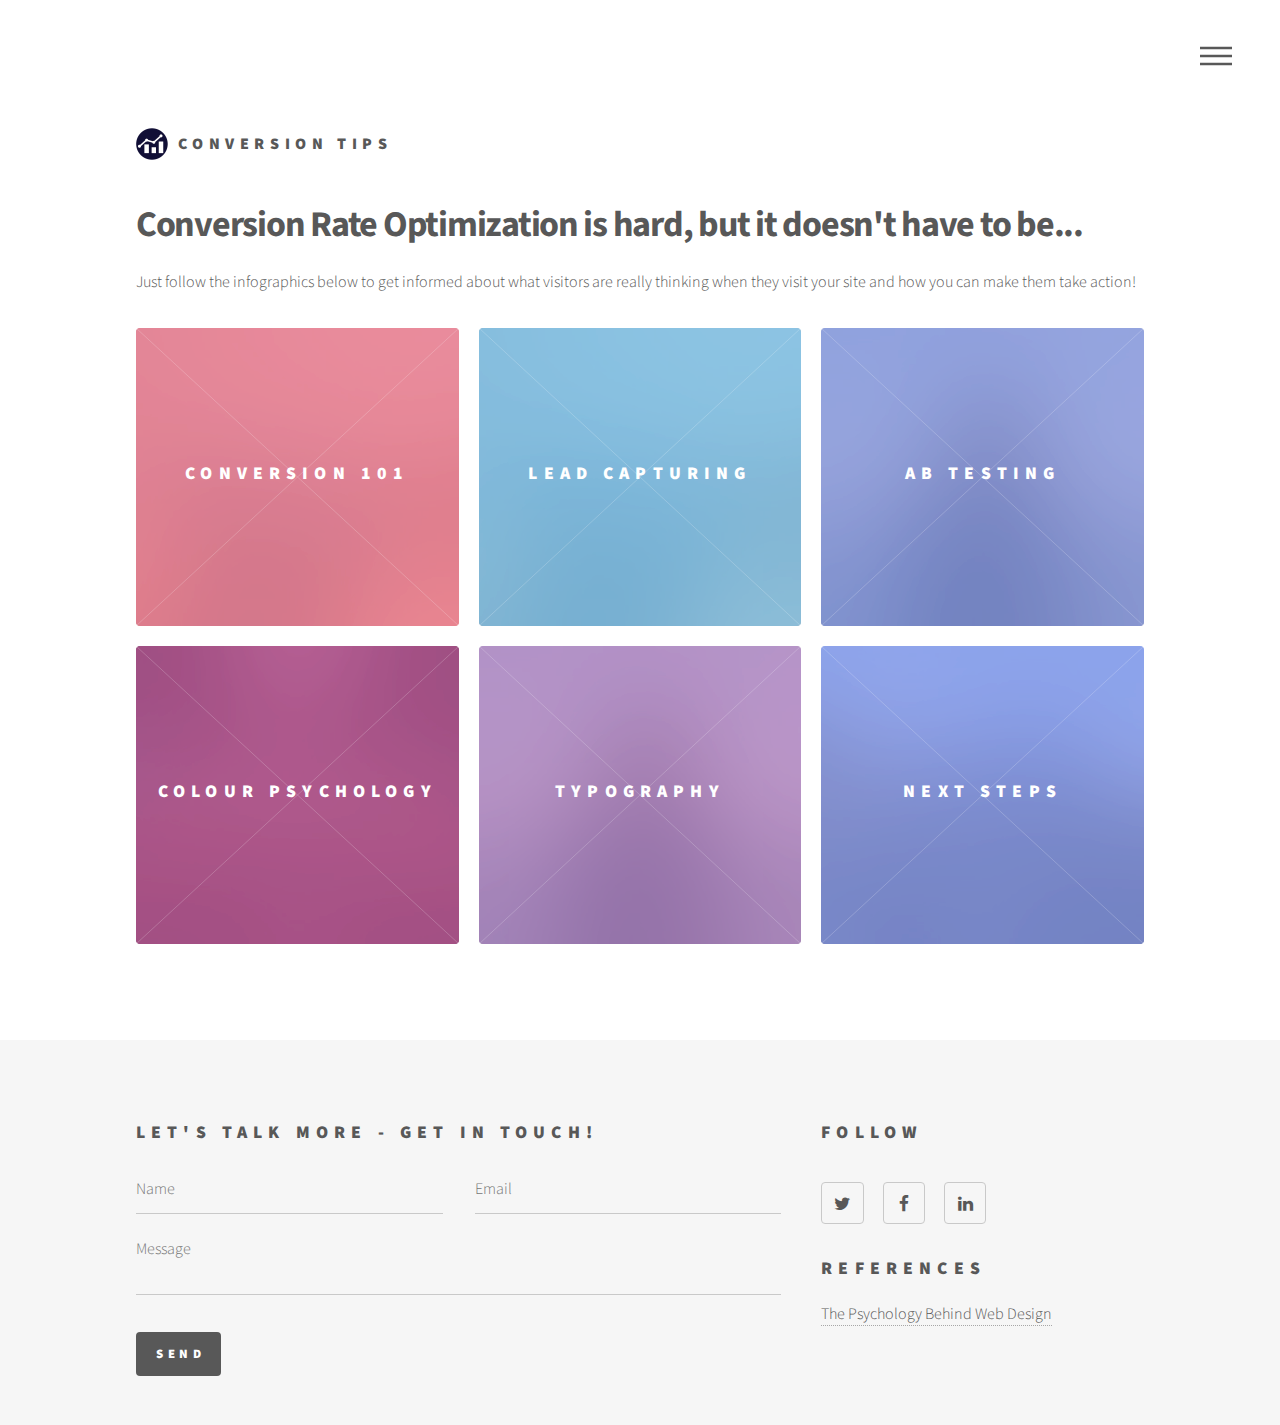
<file: index.html>
<!DOCTYPE HTML>
<!--
	Phantom by HTML5 UP
	html5up.net | @ajlkn
	Free for personal and commercial use under the CCA 3.0 license (html5up.net/license)
-->
<html>
	<head>
		<title>Conversion Tips</title>
		<meta charset="utf-8" />
		<meta name="viewport" content="width=device-width, initial-scale=1" />
		<!--[if lte IE 8]><script src="assets/js/ie/html5shiv.js"></script><![endif]-->
		<link rel="stylesheet" href="assets/css/main.css" />
		<!--[if lte IE 9]><link rel="stylesheet" href="assets/css/ie9.css" /><![endif]-->
		<!--[if lte IE 8]><link rel="stylesheet" href="assets/css/ie8.css" /><![endif]-->
	</head>
	<body>
		<!-- Wrapper -->
			<div id="wrapper">

				<!-- Header -->
					<header id="header">
						<div class="inner">

							<!-- Logo -->
								<a href="index.html" class="logo">
									<span class="symbol"><img src="images/newlogo.png" alt="" /></span><span class="title">Conversion Tips</span>
								</a>

							<!-- Nav -->
								<nav>
									<ul>
										<li><a href="#menu">Menu</a></li>
									</ul>
								</nav>

						</div>
					</header>

				<!-- Menu -->
					<nav id="menu">
						<h2>Menu</h2>
						<ul>
							<li><a href="index.html">Home</a></li>
							<li><a href="conversion101.html">Conversion 101</a></li>
                            <li><a href="leadcapture.html">Lead Capturing</a></li>
                            <li><a href="abtesting.html">A/B Testing</a></li>
							<li><a href="colour.html">Colour Psychology</a></li>
                            <li><a href="typography.html">Typography</a></li>
                            <li><a href="nextsteps.html">Next Steps</a></li>
						</ul>
					</nav>

				<!-- Main -->
					<div id="main">
						<div class="inner">
							<header>
                                <h1>Conversion Rate Optimization is hard, but it doesn't have to be...<br /></h1>
								<p>Just follow the infographics below to get informed about what visitors are really thinking when they visit your site and how you can make them take action!</p>
							</header>
							<section class="tiles">
								<article class="style1">
									<span class="image">
										<img src="images/pic01.jpg" alt="" />
									</span>
									<a href="conversion101.html">
										<h2>Conversion 101</h2>
										<div class="content">
											<p>Learn about converison basics and the best techniques to invoke interest on your website.</p>
										</div>
									</a>
								</article>
                                <article class="style2">
									<span class="image">
										<img src="images/pic01.jpg" alt="" />
									</span>
									<a href="leadcapture.html">
										<h2>Lead Capturing</h2>
										<div class="content">
											<p>Don't let pesky visitors leave without taking action. Learn more about how you can intercept and convert them instead.</p>
										</div>
									</a>
								</article>
                                <article class="style6">
									<span class="image">
										<img src="images/pic04.jpg" alt="" />
									</span>
									<a href="abtesting.html">
										<h2>AB Testing</h2>
										<div class="content">
											<p>A/B testing can make all the difference when it comes to getting more conversion. Learn what you need to know and make every visit count.</p>
										</div>
									</a>
								</article>
								<article class="style4" id="color">
									<span class="image">
										<img src="images/pic03.jpg" alt="" />
									</span>
									<a href="colour.html">
										<h2>Colour Psychology</h2>
										<div class="content">
											<p>Colour is vital when it comes to conversion. Learn Why...</p>
										</div>
									</a>
								</article>
								<article class="style5" id="typography">
									<span class="image">
										<img src="images/pic04.jpg" alt="" />
									</span>
									<a href="typography.html">
										<h2>Typography</h2>
										<div class="content">
											<p>Fonts, styles and more. For everything you need to know about making words pop on your site, click here.</p>
										</div>
									</a>
								</article>
                                <article class="style6">
									<span class="image">
										<img src="images/pic06.jpg" alt="" />
									</span>
									<a href="nextsteps.html">
										<h2>Next Steps</h2>
										<div class="content">
											<p>Ready to call yourself a conversion expert? Learn how to apply your knowledge in the real world.</p>
										</div>
									</a>
								</article>
							</section>
						</div>
					</div>

				<!-- Footer -->
					<footer id="footer">
						<div class="inner">
							<section>
								<h2>Let's talk more - Get in Touch!</h2>
								<form method="post" action="https://formspree.io/saroshaimtiaz@gmail.com">
									<div class="field half first">
										<input type="text" name="name" id="name" placeholder="Name" />
									</div>
									<div class="field half">
										<input type="email" name="email" id="email" placeholder="Email" />
									</div>
									<div class="field">
										<textarea name="message" id="message" placeholder="Message"></textarea>
									</div>
									<ul class="actions">
										<li><input type="submit" value="Send" class="special" /></li>
									</ul>
								</form>
							</section>
							<section>
								<h2>Follow</h2>
								<ul class="icons">
									<li><a href="https://twitter.com/aivalabs" class="icon style2 fa-twitter"><span class="label">Twitter</span></a></li>
									<li><a href="https://facebook.com/aivalabs" class="icon style2 fa-facebook"><span class="label">Facebook</span></a></li>
									<li><a href="https://www.linkedin.com/company/aiva-labs" class="icon style2 fa-linkedin"><span class="label">LinkedIn</span></a></li>
								</ul>
                                <h2 style="margin-bottom:1em;">
                                References</h2>
                                    <a href="https://www.researchgate.net/publication/312146392_The_Psychology_Behind_Web_Design" target="_blank"> The Psychology Behind Web Design</a>
                                
							</section>
						</div>
					</footer>

			</div>

		<!-- Scripts -->
			<script src="assets/js/jquery.min.js"></script>
			<script src="assets/js/skel.min.js"></script>
			<script src="assets/js/util.js"></script>
			<!--[if lte IE 8]><script src="assets/js/ie/respond.min.js"></script><![endif]-->
			<script src="assets/js/main.js"></script>

	</body>
</html>
</file>
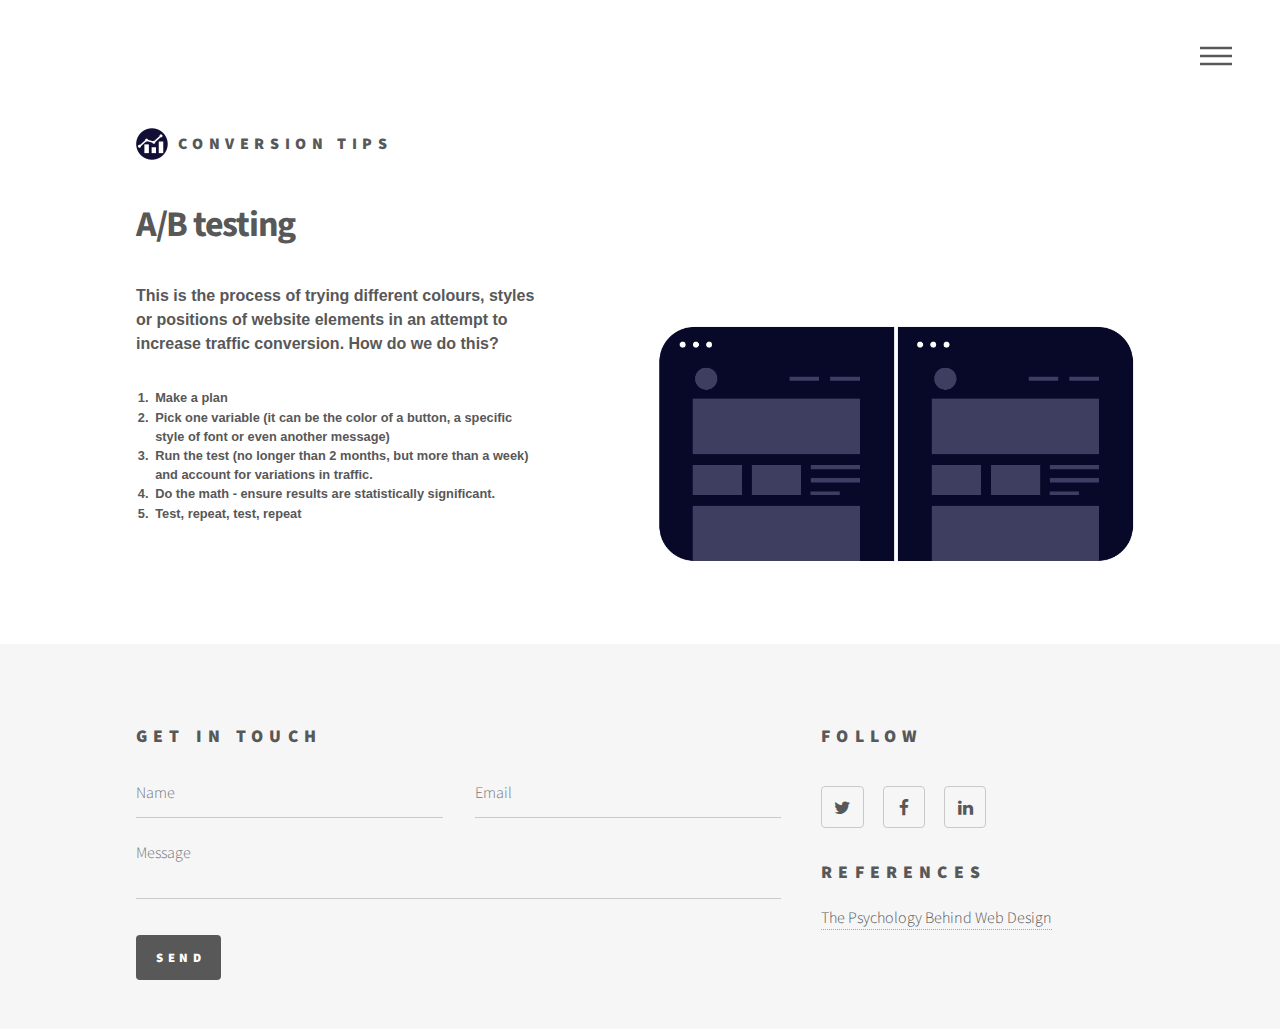
<file: abtesting.html>
<!DOCTYPE HTML>
<!--
	Phantom by HTML5 UP
	html5up.net | @ajlkn
	Free for personal and commercial use under the CCA 3.0 license (html5up.net/license)
-->
<html>
	<head>
		<title>A/B Testing - Conversion Tips</title>
		<meta charset="utf-8" />
		<meta name="viewport" content="width=device-width, initial-scale=1" />
		<!--[if lte IE 8]><script src="assets/js/ie/html5shiv.js"></script><![endif]-->
		<link rel="stylesheet" href="assets/css/main.css" />
		<!--[if lte IE 9]><link rel="stylesheet" href="assets/css/ie9.css" /><![endif]-->
		<!--[if lte IE 8]><link rel="stylesheet" href="assets/css/ie8.css" /><![endif]-->
	</head>
	<body>
		<!-- Wrapper -->
			<div id="wrapper">

				<!-- Header -->
					<header id="header">
						<div class="inner">

							<!-- Logo -->
								<a href="index.html" class="logo">
									<span class="symbol"><img src="images/newlogo.png" alt="" /></span><span class="title">Conversion Tips</span>
								</a>

							<!-- Nav -->
								<nav>
									<ul>
										<li><a href="#menu">Menu</a></li>
									</ul>
								</nav>

						</div>
					</header>

				<!-- Menu -->
					<nav id="menu">
						<h2>Menu</h2>
						<ul>
							<li><a href="index.html">Home</a></li>
							<li><a href="conversion101.html">Conversion 101</a></li>
                            <li><a href="leadcapture.html">Lead Capturing</a></li>
							<li><a href="colour.html">Colour Psychology</a></li>
                            <li><a href="typography.html">Typography</a></li>
                            <li><a href="nextsteps.html">Next Steps</a></li>
						</ul>
					</nav>

				<!-- Main -->
					<div id="main">
						<div class="inner">
							<h1>A/B testing</h1>
                        <div>
                            <h3 style="width:40%">This is the process of trying different colours, styles or positions of website elements in an attempt to increase traffic conversion. How do we do this?</h3>
                            <h5 style="width:40%"><ol>
                            <li>
                                Make a plan
                                </li>
                                <li>
                                Pick one variable (it can be the color of a button, a specific style of font or even another message)
                                </li>
                                <li>
                                Run the test (no longer than 2 months, but more than a week) and account for variations in traffic.
                                </li>
                                <li>
                                Do the math - ensure results are statistically significant. 
                                </li>
                                <li>
                                Test, repeat, test, repeat
                                </li>
                            </ol></h5>
                            <img style="max-width:50%; position:absolute; position: absolute; left: 45%;top: 30%;" src="AB%20testing.gif"></div>
                            
						</div>
					</div>

				<!-- Footer -->
					<footer id="footer">
						<div class="inner">
							<section>
								<h2>Get in touch</h2>
								<form method="post" action="https://formspree.io/saroshaimtiaz@gmail.com">
									<div class="field half first">
										<input type="text" name="name" id="name" placeholder="Name" />
									</div>
									<div class="field half">
										<input type="email" name="email" id="email" placeholder="Email" />
									</div>
									<div class="field">
										<textarea name="message" id="message" placeholder="Message"></textarea>
									</div>
									<ul class="actions">
										<li><input type="submit" value="Send" class="special" /></li>
									</ul>
								</form>
							</section>
							<section>
								<h2>Follow</h2>
								<ul class="icons">
	<li><a href="https://twitter.com/aivalabs" class="icon style2 fa-twitter"><span class="label">Twitter</span></a></li>
									<li><a href="https://facebook.com/aivalabs" class="icon style2 fa-facebook"><span class="label">Facebook</span></a></li>
									<li><a href="https://www.linkedin.com/company/aiva-labs" class="icon style2 fa-linkedin"><span class="label">LinkedIn</span></a></li>
								</ul>
                                <h2 style="margin-bottom:1em;">
                                References</h2>
                                    <a href="https://www.researchgate.net/publication/312146392_The_Psychology_Behind_Web_Design" target="_blank"> The Psychology Behind Web Design</a>
							</section>
						</div>
					</footer>

			</div>

		<!-- Scripts -->
			<script src="assets/js/jquery.min.js"></script>
			<script src="assets/js/skel.min.js"></script>
			<script src="assets/js/util.js"></script>
			<!--[if lte IE 8]><script src="assets/js/ie/respond.min.js"></script><![endif]-->
			<script src="assets/js/main.js"></script>

	</body>
</html>
</file>
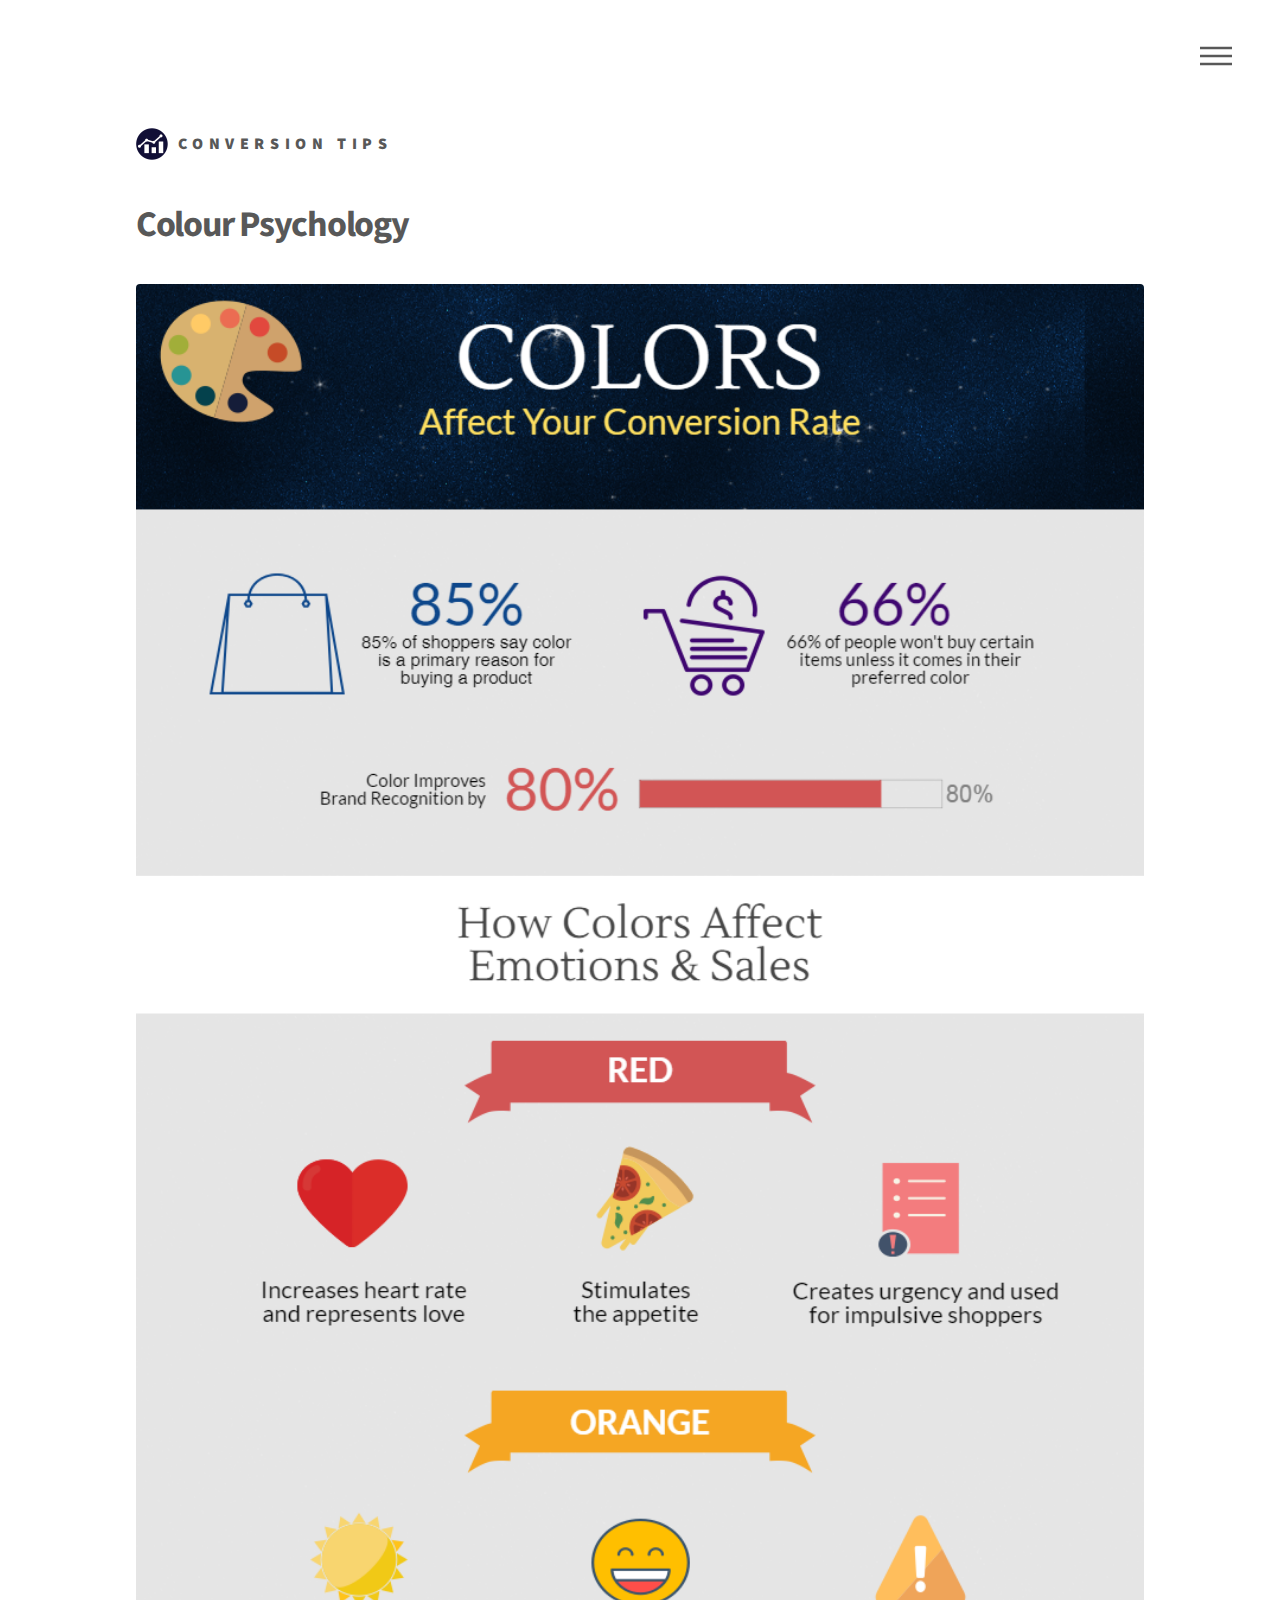
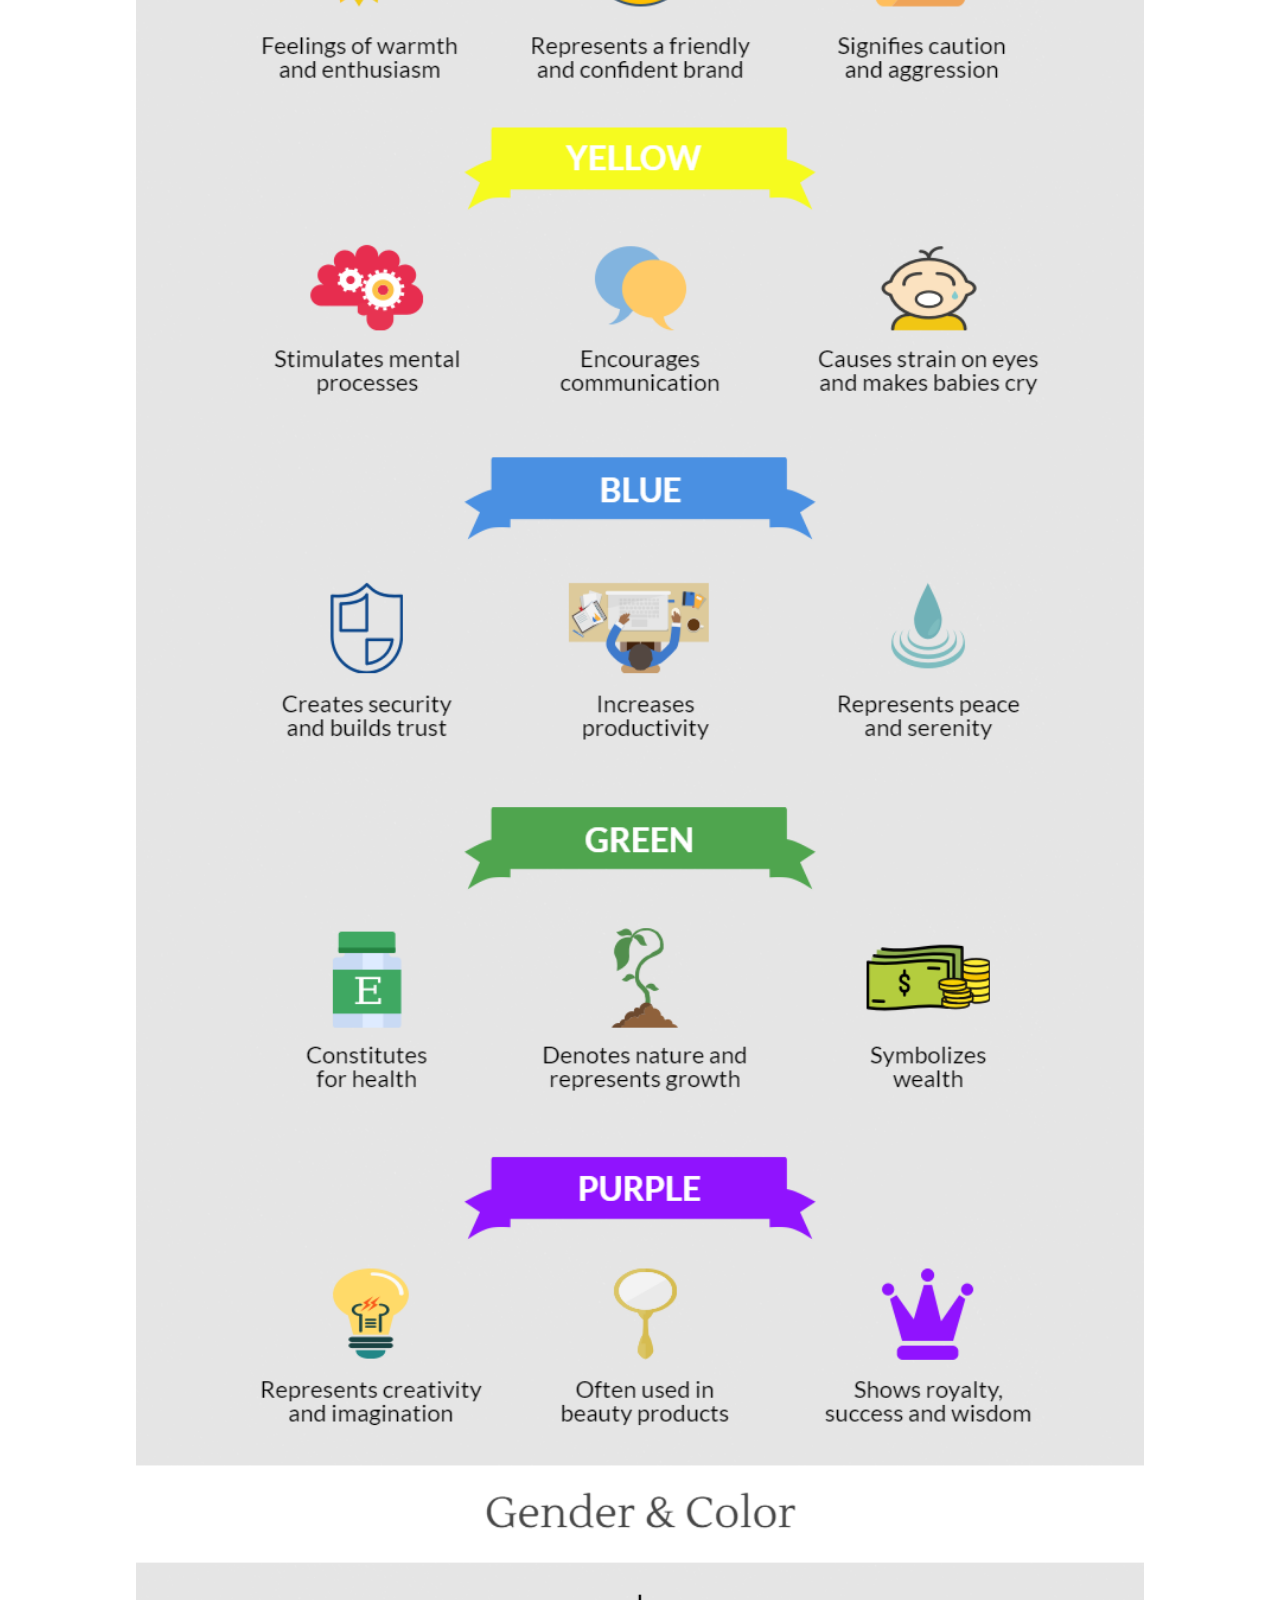
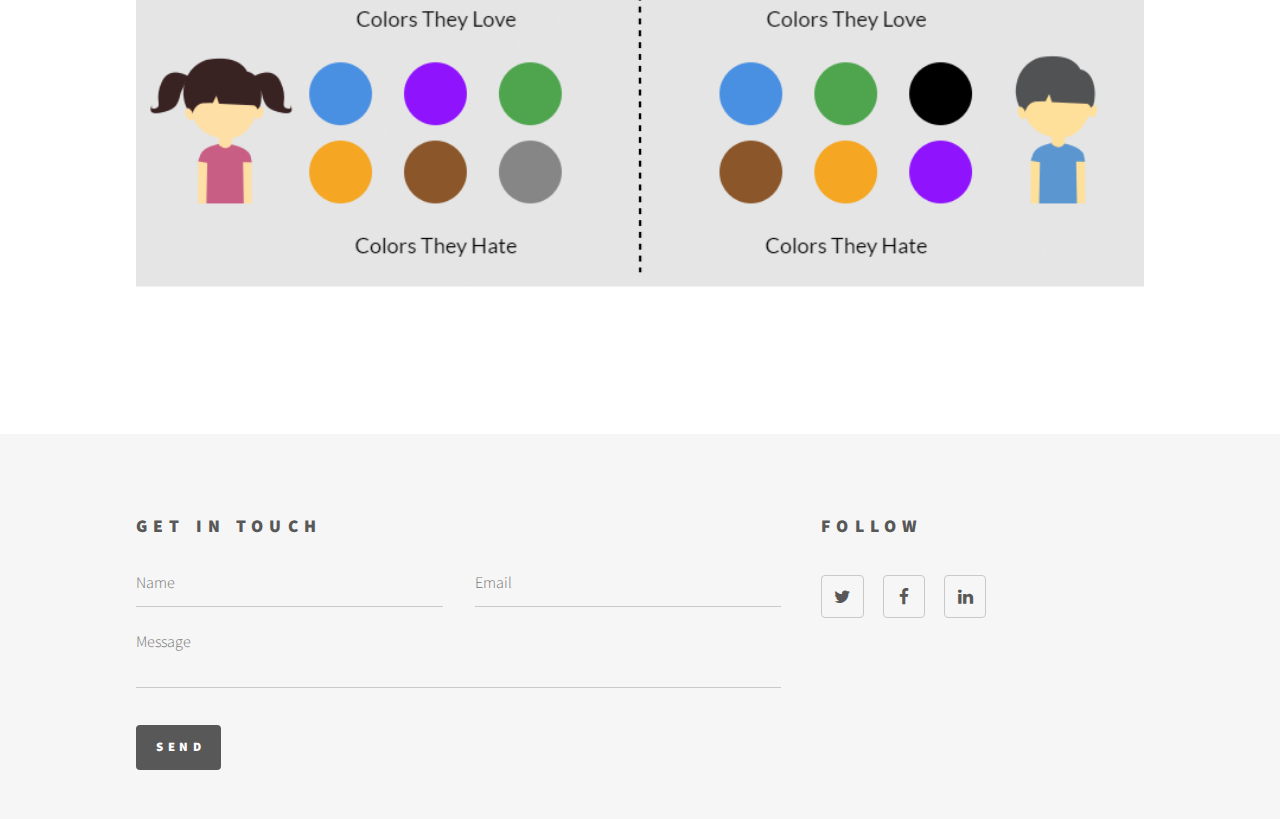
<file: colour.html>
<!DOCTYPE HTML>
<!--
	Phantom by HTML5 UP
	html5up.net | @ajlkn
	Free for personal and commercial use under the CCA 3.0 license (html5up.net/license)
-->
<html>
	<head>
		<title>Colour Psychology - Conversion Tips</title>
		<meta charset="utf-8" />
		<meta name="viewport" content="width=device-width, initial-scale=1" />
		<!--[if lte IE 8]><script src="assets/js/ie/html5shiv.js"></script><![endif]-->
		<link rel="stylesheet" href="assets/css/main.css" />
		<!--[if lte IE 9]><link rel="stylesheet" href="assets/css/ie9.css" /><![endif]-->
		<!--[if lte IE 8]><link rel="stylesheet" href="assets/css/ie8.css" /><![endif]-->
	</head>
	<body>
		<!-- Wrapper -->
			<div id="wrapper">

				<!-- Header -->
					<header id="header">
						<div class="inner">

							<!-- Logo -->
								<a href="index.html" class="logo">
									<span class="symbol"><img src="images/newlogo.png" alt="" /></span><span class="title">Conversion Tips</span>
								</a>

							<!-- Nav -->
								<nav>
									<ul>
										<li><a href="#menu">Menu</a></li>
									</ul>
								</nav>

						</div>
					</header>

				<!-- Menu -->
					<nav id="menu">
						<h2>Menu</h2>
						<ul>
							<li><a href="index.html">Home</a></li>
							<li><a href="conversion101.html">Conversion 101</a></li>
                            <li><a href="leadcapture.html">Lead Capturing</a></li>
                            <li><a href="abtesting.html">A/B testing</a></li>
                            <li><a href="typography.html">Typography</a></li>
						</ul>
					</nav>

				<!-- Main -->
					<div id="main">
						<div class="inner">
							<h1>Colour Psychology</h1>
							<span class="image main"><img src="color.png" alt="" /></span>							
						</div>
					</div>

				<!-- Footer -->
					<footer id="footer">
						<div class="inner">
							<section>
								<h2>Get in touch</h2>
								<form method="post" action="https://formspree.io/saroshaimtiaz@gmail.com">
									<div class="field half first">
										<input type="text" name="name" id="name" placeholder="Name" />
									</div>
									<div class="field half">
										<input type="email" name="email" id="email" placeholder="Email" />
									</div>
									<div class="field">
										<textarea name="message" id="message" placeholder="Message"></textarea>
									</div>
									<ul class="actions">
										<li><input type="submit" value="Send" class="special" /></li>
									</ul>
								</form>
							</section>
							<section>
								<h2>Follow</h2>
								<ul class="icons">
	<li><a href="https://twitter.com/aivalabs" class="icon style2 fa-twitter"><span class="label">Twitter</span></a></li>
									<li><a href="https://facebook.com/aivalabs" class="icon style2 fa-facebook"><span class="label">Facebook</span></a></li>
									<li><a href="https://www.linkedin.com/company/aiva-labs" class="icon style2 fa-linkedin"><span class="label">LinkedIn</span></a></li>
								</ul>
							</section>
						</div>
					</footer>

			</div>

		<!-- Scripts -->
			<script src="assets/js/jquery.min.js"></script>
			<script src="assets/js/skel.min.js"></script>
			<script src="assets/js/util.js"></script>
			<!--[if lte IE 8]><script src="assets/js/ie/respond.min.js"></script><![endif]-->
			<script src="assets/js/main.js"></script>

	</body>
</html>
</file>
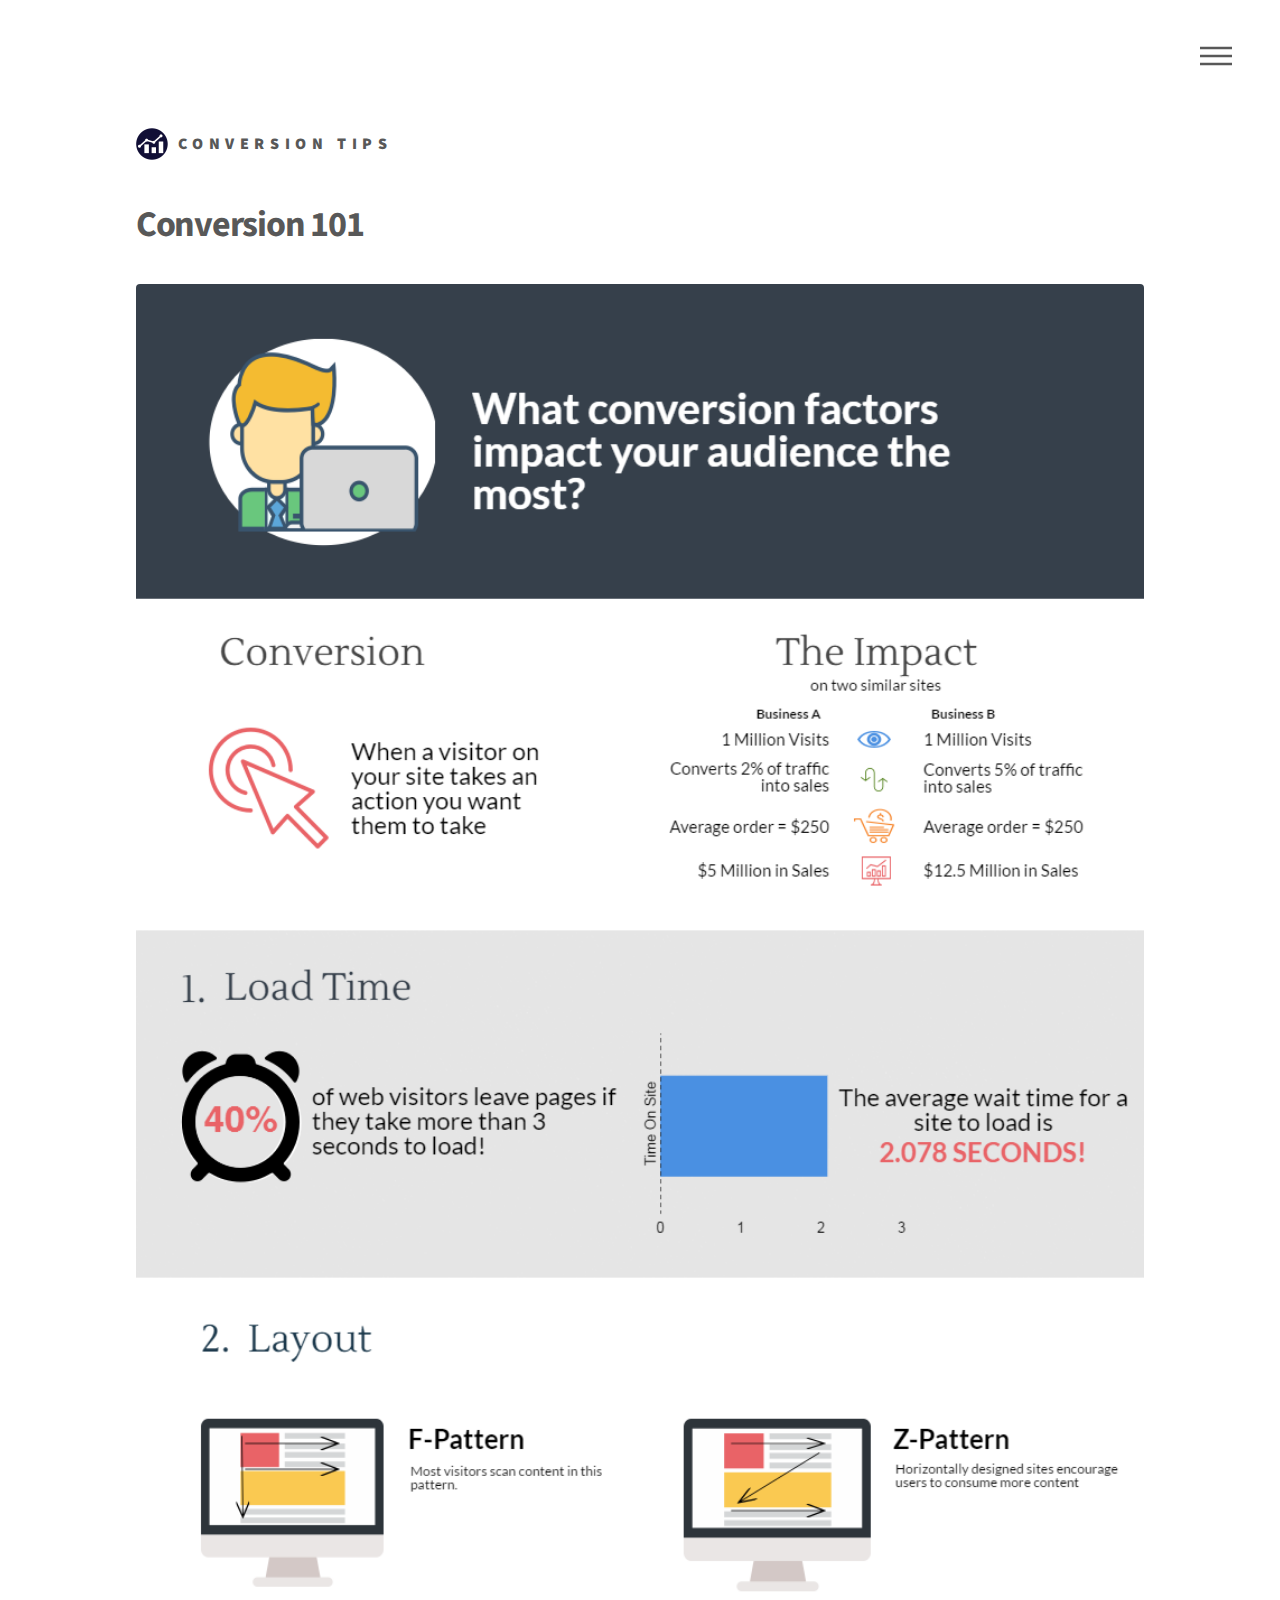
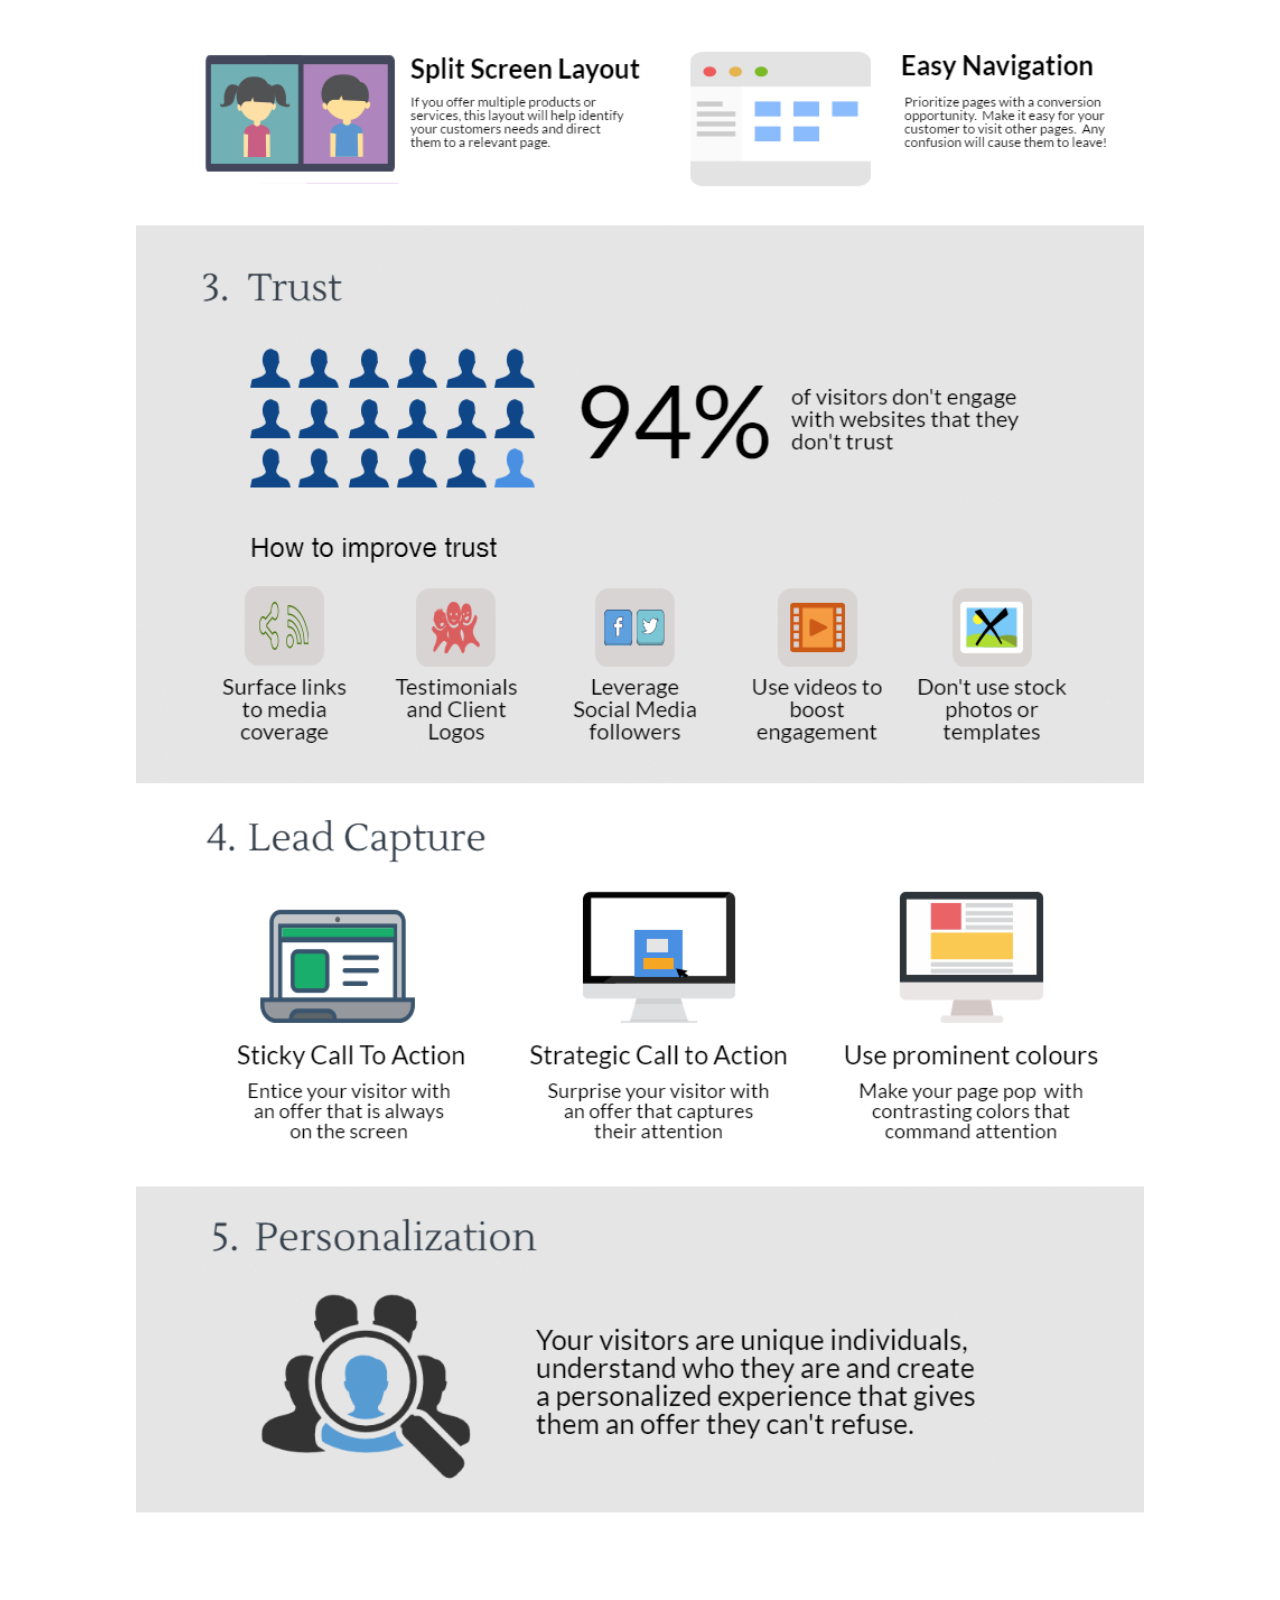
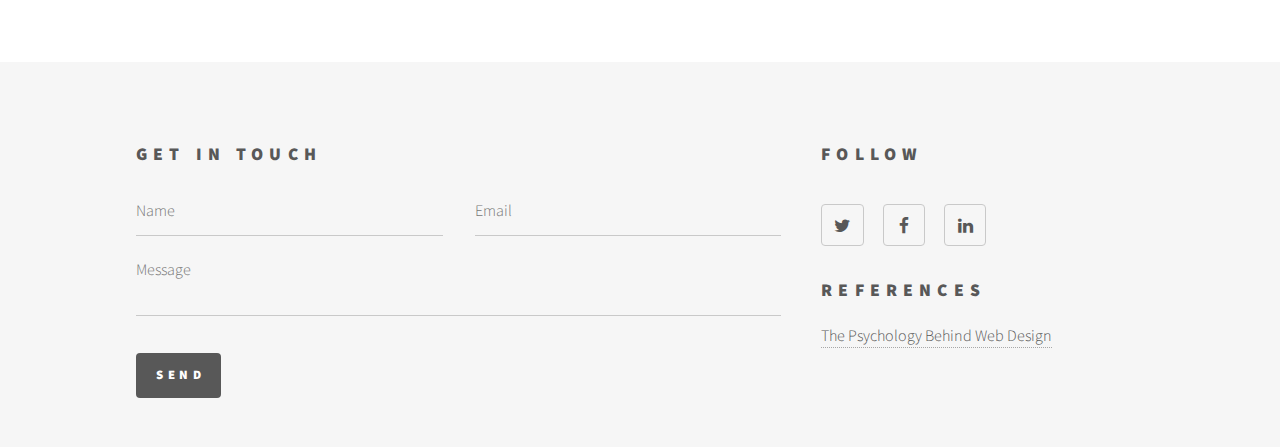
<file: conversion101.html>
<!DOCTYPE HTML>
<!--
	Phantom by HTML5 UP
	html5up.net | @ajlkn
	Free for personal and commercial use under the CCA 3.0 license (html5up.net/license)
-->
<html>
	<head>
		<title>Conversion 101 - Conversion Tips</title>
		<meta charset="utf-8" />
		<meta name="viewport" content="width=device-width, initial-scale=1" />
		<!--[if lte IE 8]><script src="assets/js/ie/html5shiv.js"></script><![endif]-->
		<link rel="stylesheet" href="assets/css/main.css" />
		<!--[if lte IE 9]><link rel="stylesheet" href="assets/css/ie9.css" /><![endif]-->
		<!--[if lte IE 8]><link rel="stylesheet" href="assets/css/ie8.css" /><![endif]-->
	</head>
	<body>
		<!-- Wrapper -->
			<div id="wrapper">

				<!-- Header -->
					<header id="header">
						<div class="inner">

							<!-- Logo -->
								<a href="index.html" class="logo">
									<span class="symbol"><img src="images/newlogo.png" alt="" /></span><span class="title">Conversion Tips</span>
								</a>

							<!-- Nav -->
								<nav>
									<ul>
										<li><a href="#menu">Menu</a></li>
									</ul>
								</nav>

						</div>
					</header>

				<!-- Menu -->
					<nav id="menu">
						<h2>Menu</h2>
						<ul>
							<li><a href="index.html">Home</a></li>
                            <li><a href="leadcapture.html">Lead Capturing</a></li>
                            <li><a href="abtesting.html">A/B testing</a></li>
                            <li><a href="colour.html">Colour Psychology</a></li>
                            <li><a href="typography.html">Typography</a></li>
                            <li><a href="nextsteps.html">Next Steps</a></li>
						</ul>
					</nav>

				<!-- Main -->
					<div id="main">
						<div class="inner">
							<h1>Conversion 101</h1>
							<span class="image main"><img src="conversion101.png" alt="" /></span>							
						</div>
					</div>

				<!-- Footer -->
					<footer id="footer">
						<div class="inner">
							<section>
								<h2>Get in touch</h2>
								<form method="post" action="https://formspree.io/saroshaimtiaz@gmail.com">
									<div class="field half first">
										<input type="text" name="name" id="name" placeholder="Name" />
									</div>
									<div class="field half">
										<input type="email" name="email" id="email" placeholder="Email" />
									</div>
									<div class="field">
										<textarea name="message" id="message" placeholder="Message"></textarea>
									</div>
									<ul class="actions">
										<li><input type="submit" value="Send" class="special" /></li>
									</ul>
								</form>
							</section>
							<section>
								<h2>Follow</h2>
								<ul class="icons">
	<li><a href="https://twitter.com/aivalabs" class="icon style2 fa-twitter"><span class="label">Twitter</span></a></li>
									<li><a href="https://facebook.com/aivalabs" class="icon style2 fa-facebook"><span class="label">Facebook</span></a></li>
									<li><a href="https://www.linkedin.com/company/aiva-labs" class="icon style2 fa-linkedin"><span class="label">LinkedIn</span></a></li>
								</ul>
                                <h2 style="margin-bottom:1em;">
                                References</h2>
                                    <a href="https://www.researchgate.net/publication/312146392_The_Psychology_Behind_Web_Design" target="_blank"> The Psychology Behind Web Design</a>
							</section>
						</div>
					</footer>

			</div>

		<!-- Scripts -->
			<script src="assets/js/jquery.min.js"></script>
			<script src="assets/js/skel.min.js"></script>
			<script src="assets/js/util.js"></script>
			<!--[if lte IE 8]><script src="assets/js/ie/respond.min.js"></script><![endif]-->
			<script src="assets/js/main.js"></script>

	</body>
</html>
</file>
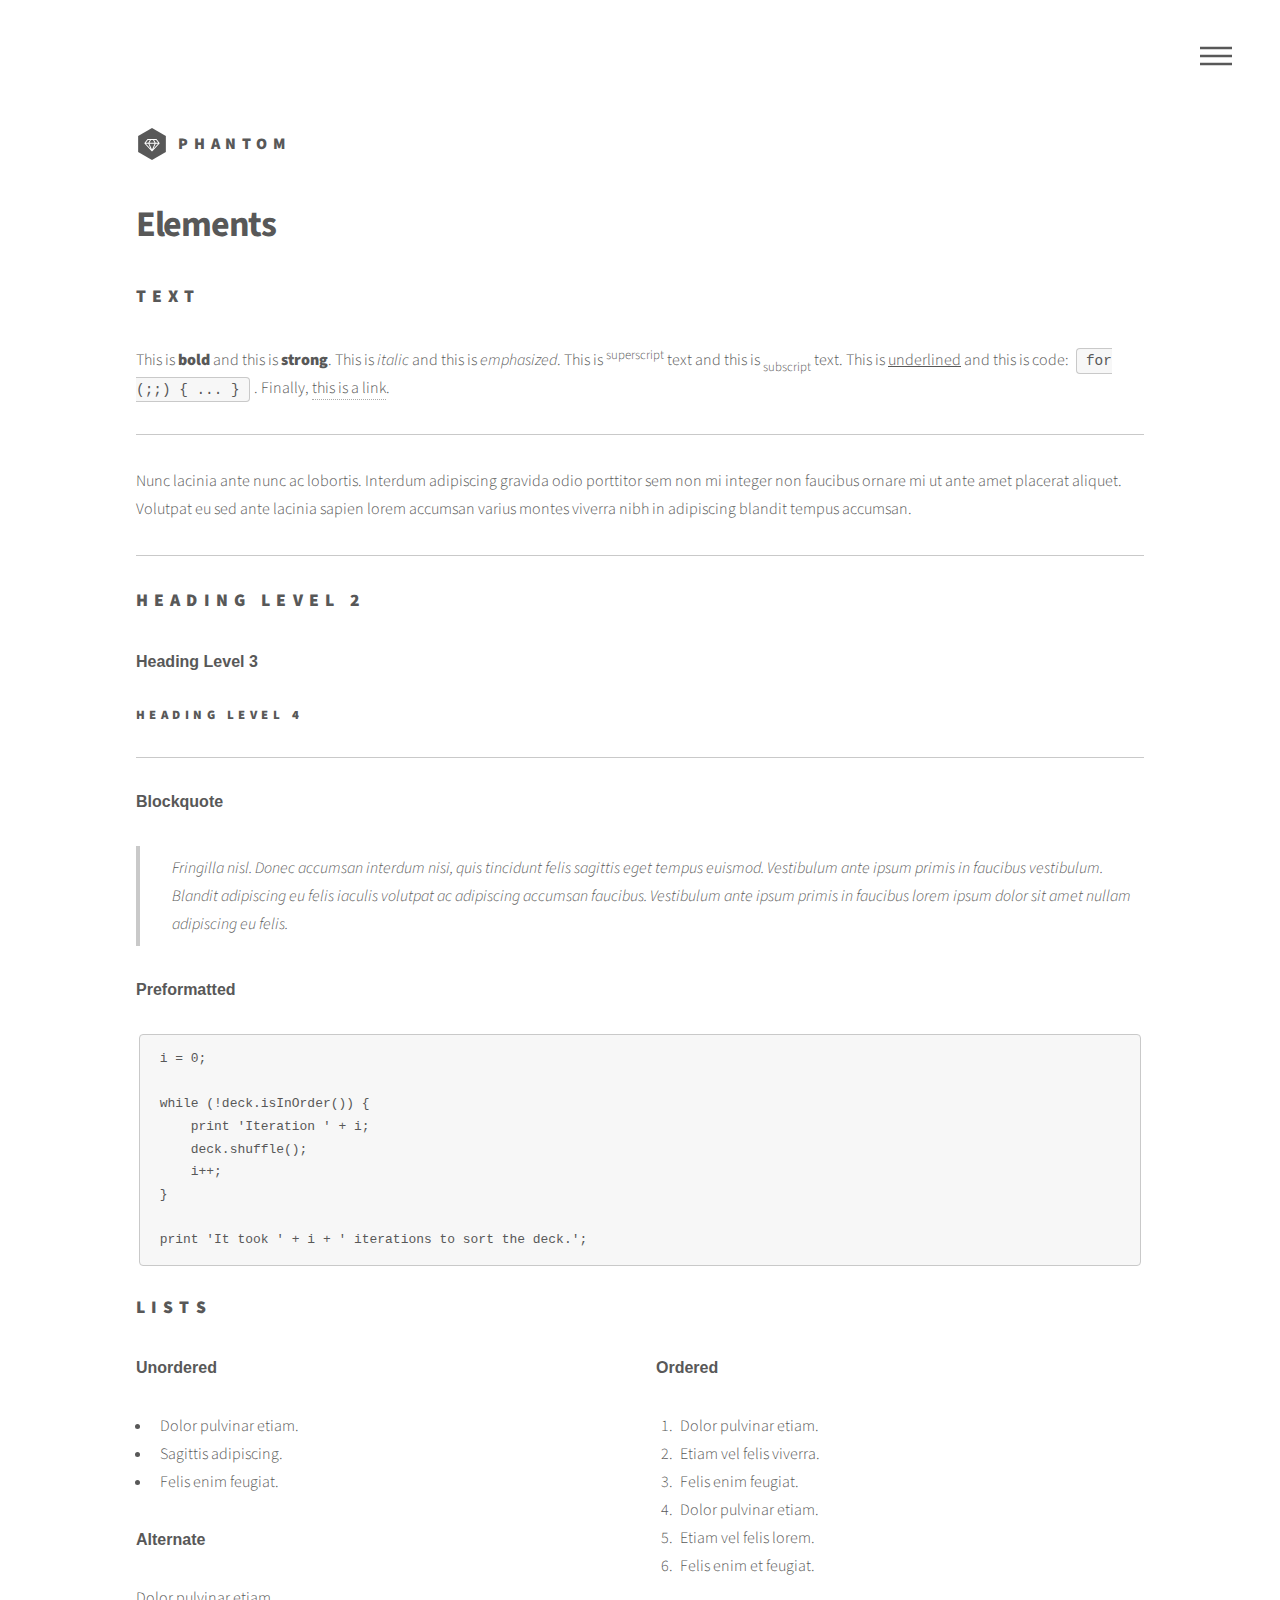
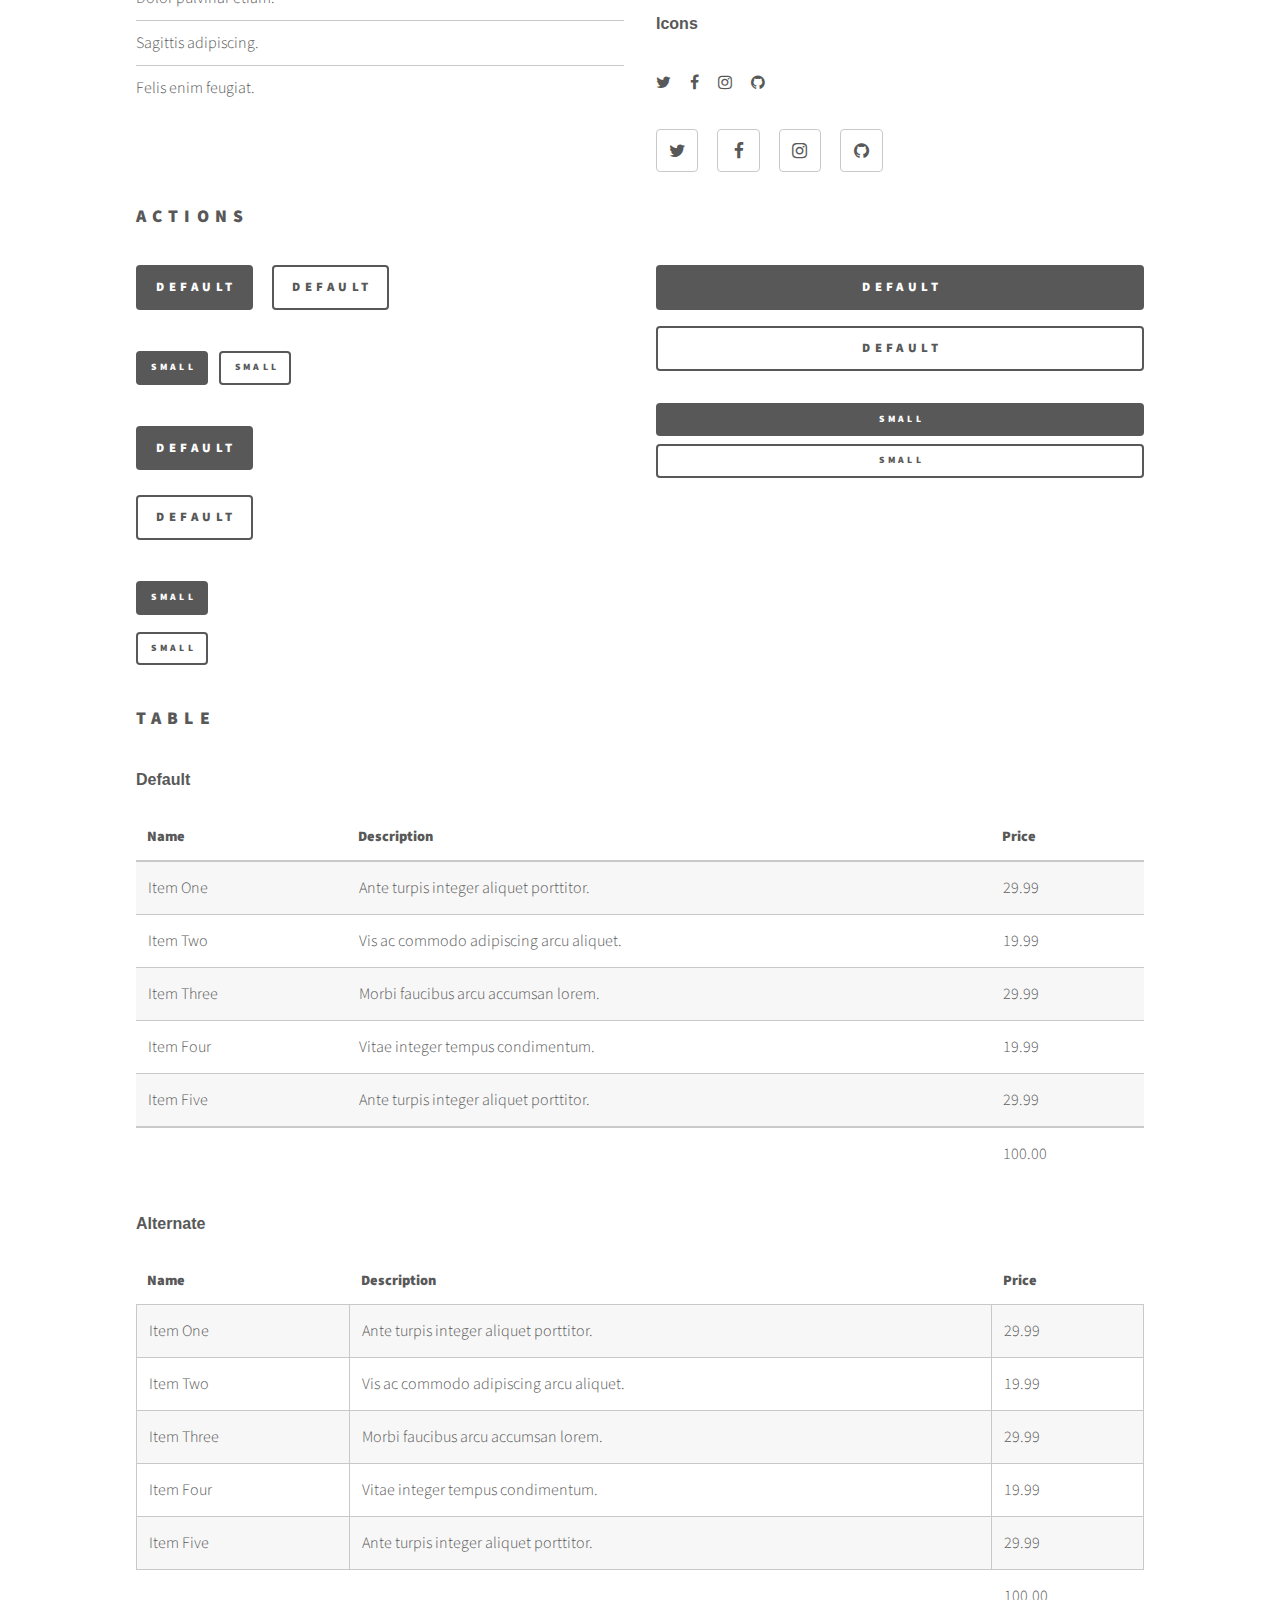
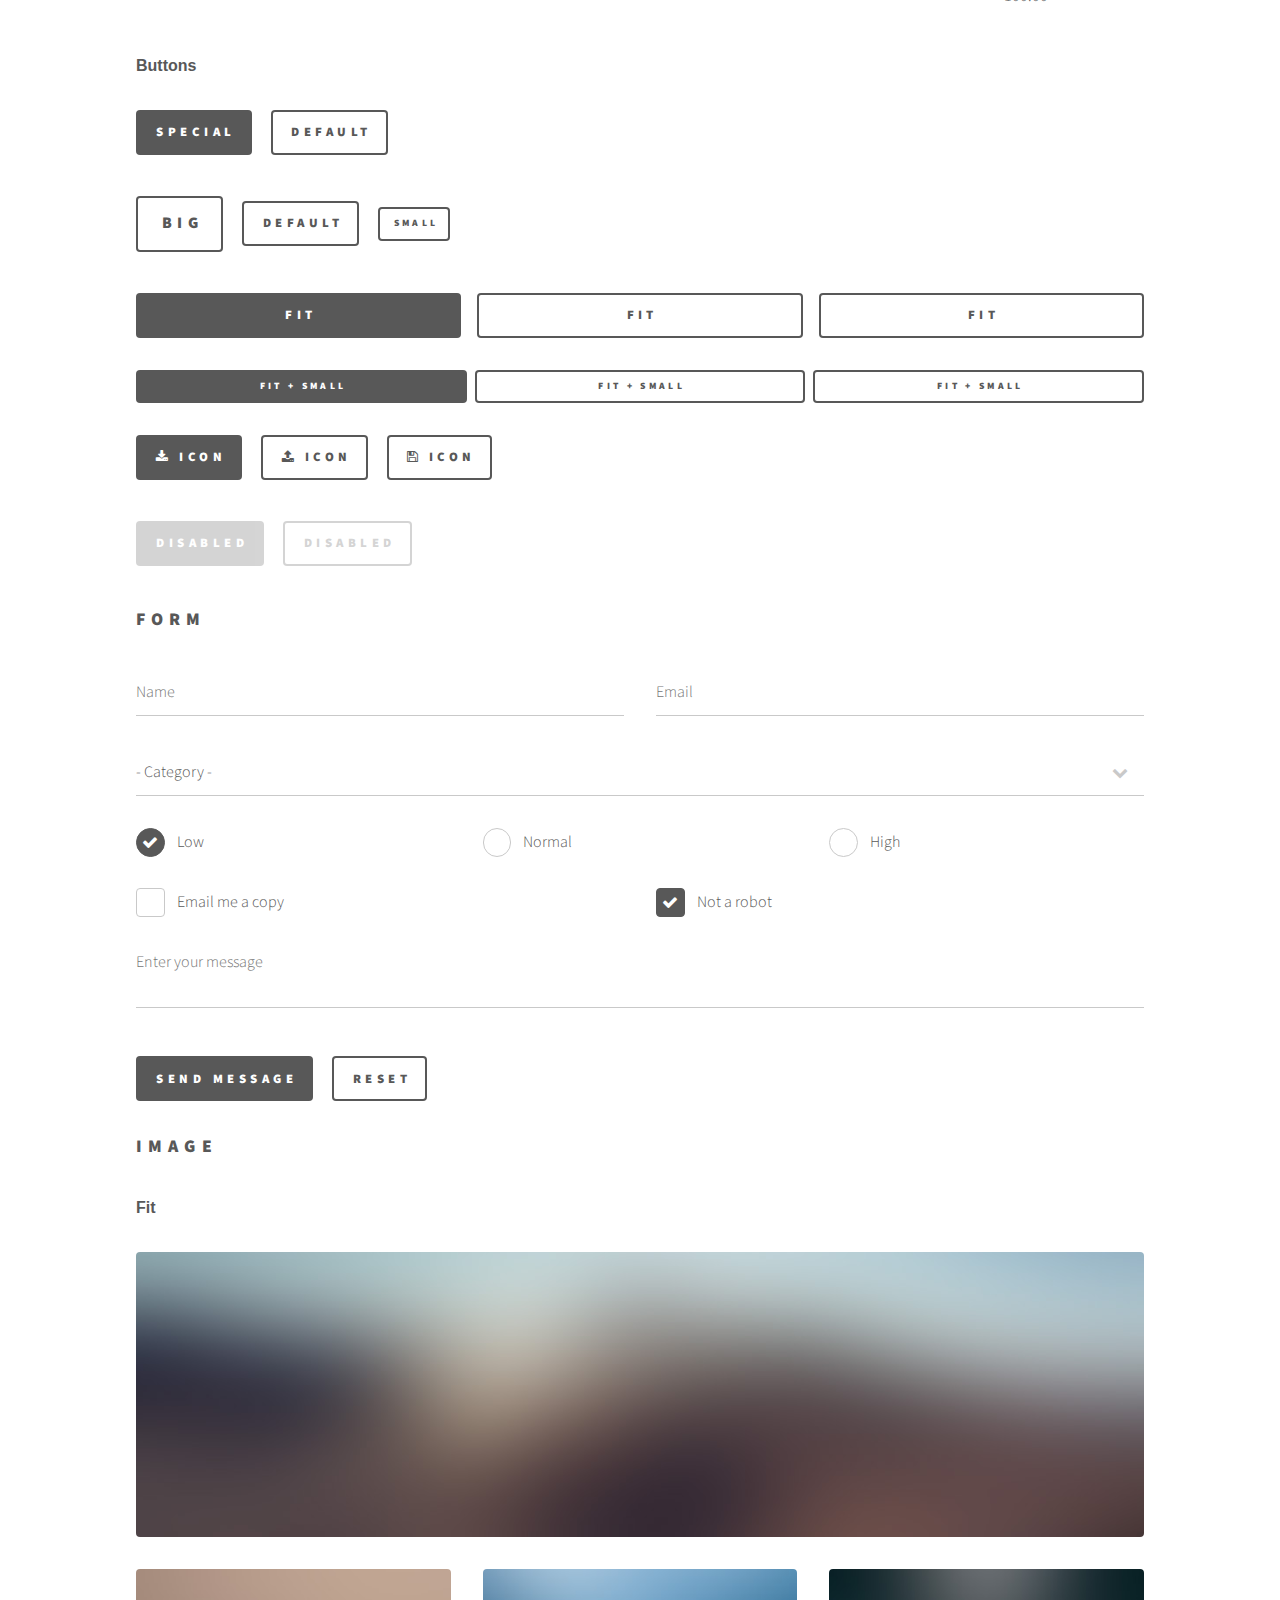
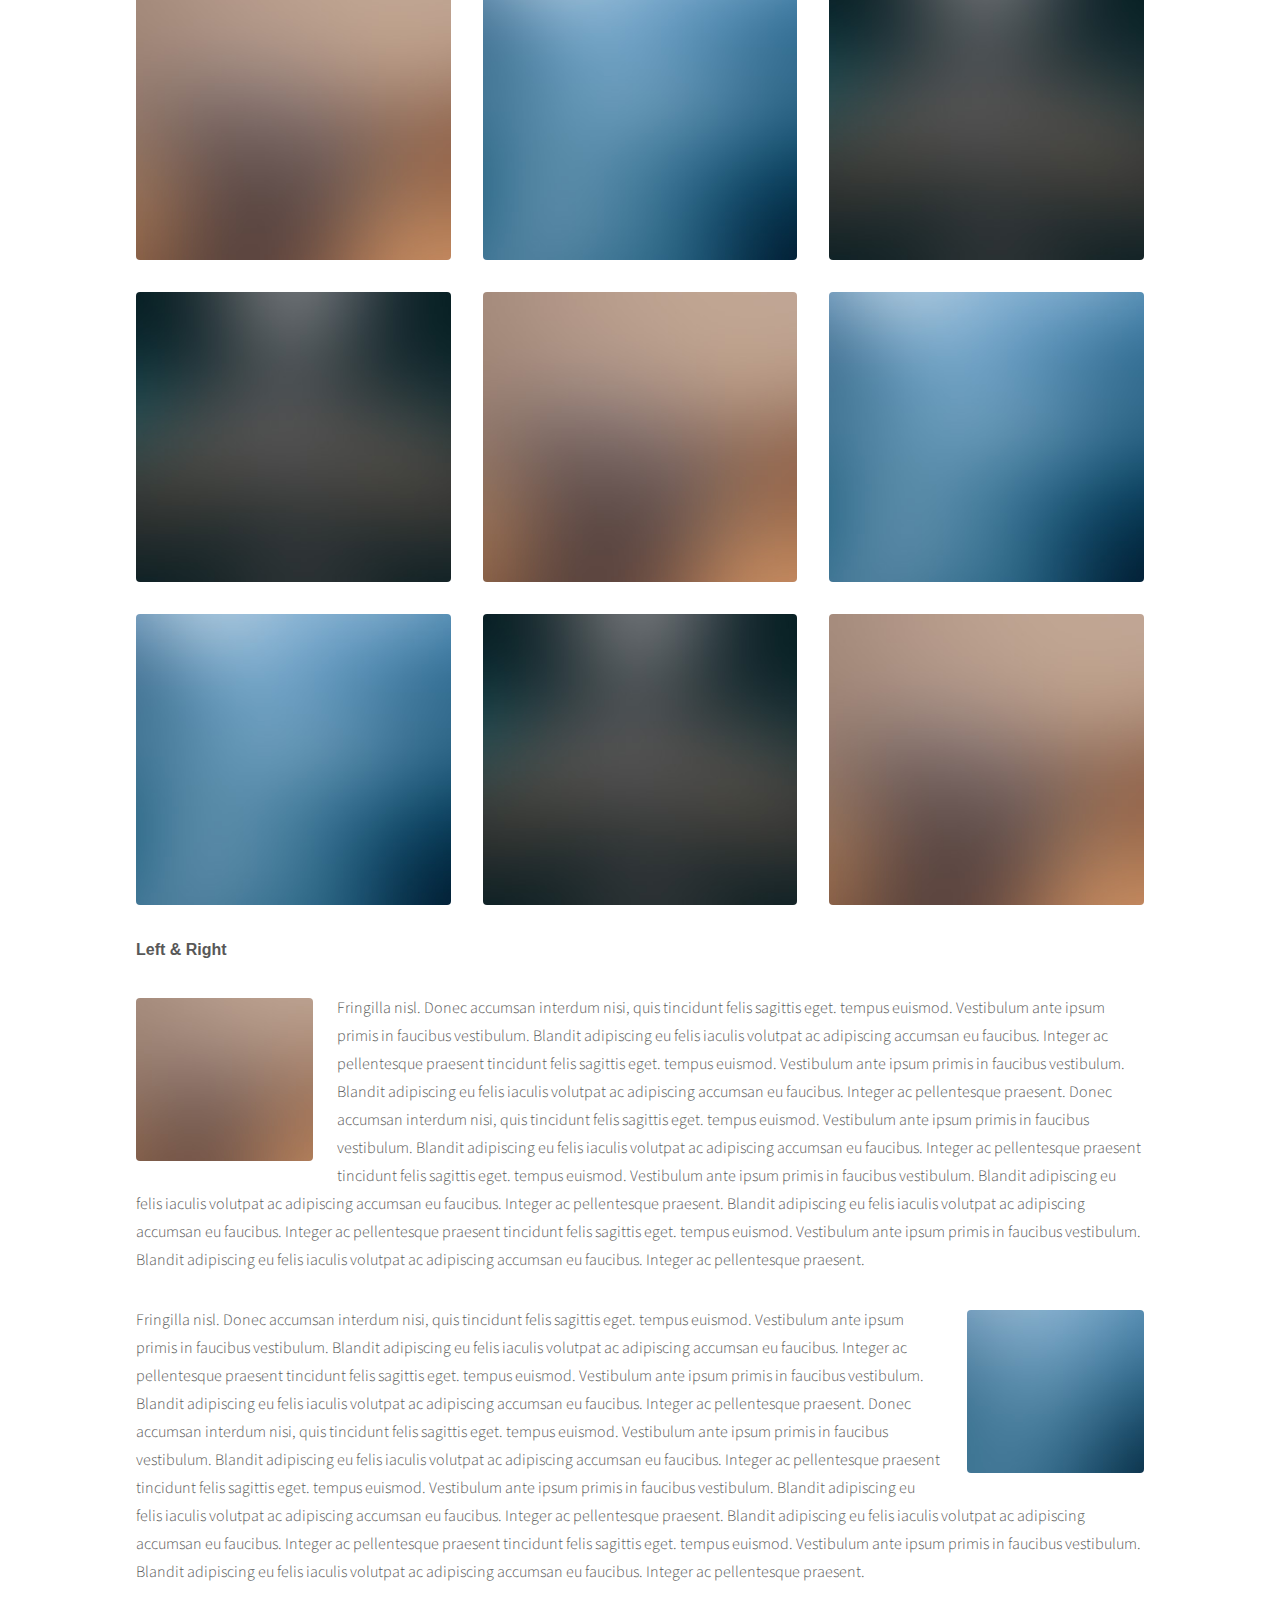
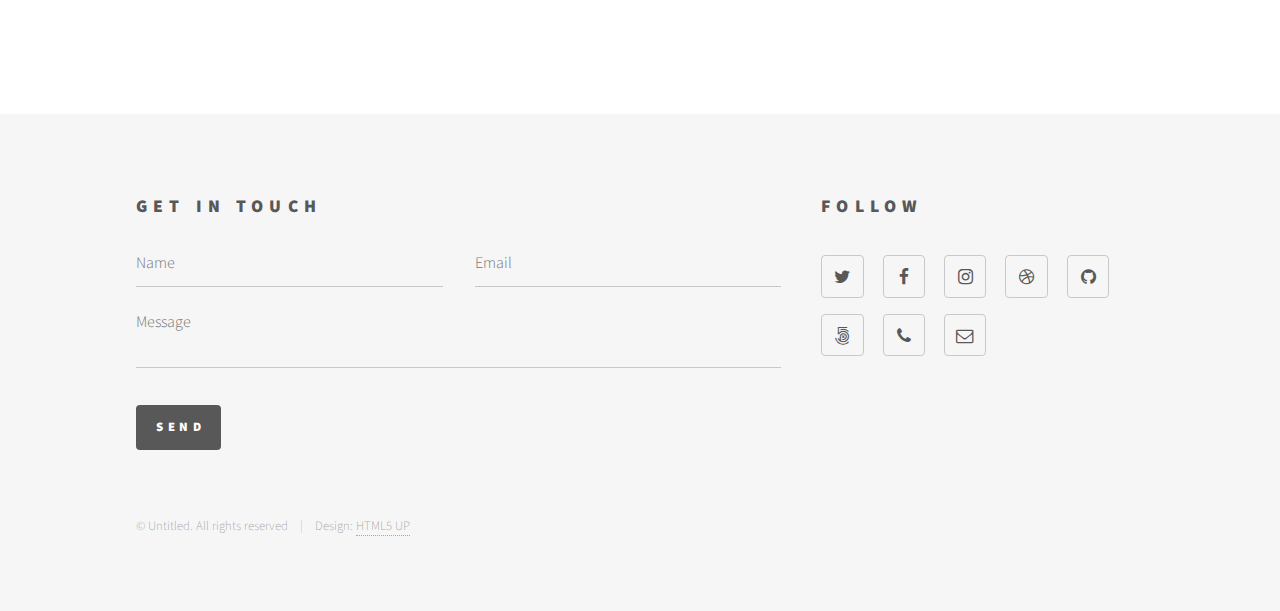
<file: elements.html>
<!DOCTYPE HTML>
<!--
	Phantom by HTML5 UP
	html5up.net | @ajlkn
	Free for personal and commercial use under the CCA 3.0 license (html5up.net/license)
-->
<html>
	<head>
		<title>Elements - Phantom by HTML5 UP</title>
		<meta charset="utf-8" />
		<meta name="viewport" content="width=device-width, initial-scale=1" />
		<!--[if lte IE 8]><script src="assets/js/ie/html5shiv.js"></script><![endif]-->
		<link rel="stylesheet" href="assets/css/main.css" />
		<!--[if lte IE 9]><link rel="stylesheet" href="assets/css/ie9.css" /><![endif]-->
		<!--[if lte IE 8]><link rel="stylesheet" href="assets/css/ie8.css" /><![endif]-->
	</head>
	<body>
		<!-- Wrapper -->
			<div id="wrapper">

				<!-- Header -->
					<header id="header">
						<div class="inner">

							<!-- Logo -->
								<a href="index.html" class="logo">
									<span class="symbol"><img src="images/logo.svg" alt="" /></span><span class="title">Phantom</span>
								</a>

							<!-- Nav -->
								<nav>
									<ul>
										<li><a href="#menu">Menu</a></li>
									</ul>
								</nav>

						</div>
					</header>

				<!-- Menu -->
					<nav id="menu">
						<h2>Menu</h2>
						<ul>
							<li><a href="index.html">Home</a></li>
							<li><a href="generic.html">Ipsum veroeros</a></li>
							<li><a href="generic.html">Tempus etiam</a></li>
							<li><a href="generic.html">Consequat dolor</a></li>
							<li><a href="elements.html">Elements</a></li>
						</ul>
					</nav>

				<!-- Main -->
					<div id="main">
						<div class="inner">
							<h1>Elements</h1>

							<!-- Text -->
								<section>
									<h2>Text</h2>
									<p>This is <b>bold</b> and this is <strong>strong</strong>. This is <i>italic</i> and this is <em>emphasized</em>.
									This is <sup>superscript</sup> text and this is <sub>subscript</sub> text.
									This is <u>underlined</u> and this is code: <code>for (;;) { ... }</code>. Finally, <a href="#">this is a link</a>.</p>
									<hr />
									<p>Nunc lacinia ante nunc ac lobortis. Interdum adipiscing gravida odio porttitor sem non mi integer non faucibus ornare mi ut ante amet placerat aliquet. Volutpat eu sed ante lacinia sapien lorem accumsan varius montes viverra nibh in adipiscing blandit tempus accumsan.</p>
									<hr />
									<h2>Heading Level 2</h2>
									<h3>Heading Level 3</h3>
									<h4>Heading Level 4</h4>
									<hr />
									<h3>Blockquote</h3>
									<blockquote>Fringilla nisl. Donec accumsan interdum nisi, quis tincidunt felis sagittis eget tempus euismod. Vestibulum ante ipsum primis in faucibus vestibulum. Blandit adipiscing eu felis iaculis volutpat ac adipiscing accumsan faucibus. Vestibulum ante ipsum primis in faucibus lorem ipsum dolor sit amet nullam adipiscing eu felis.</blockquote>
									<h3>Preformatted</h3>
									<pre><code>i = 0;

while (!deck.isInOrder()) {
    print 'Iteration ' + i;
    deck.shuffle();
    i++;
}

print 'It took ' + i + ' iterations to sort the deck.';</code></pre>
								</section>

							<!-- Lists -->
								<section>
									<h2>Lists</h2>
									<div class="row">
										<div class="6u 12u$(medium)">
											<h3>Unordered</h3>
											<ul>
												<li>Dolor pulvinar etiam.</li>
												<li>Sagittis adipiscing.</li>
												<li>Felis enim feugiat.</li>
											</ul>
											<h3>Alternate</h3>
											<ul class="alt">
												<li>Dolor pulvinar etiam.</li>
												<li>Sagittis adipiscing.</li>
												<li>Felis enim feugiat.</li>
											</ul>
										</div>
										<div class="6u$ 12u$(medium)">
											<h3>Ordered</h3>
											<ol>
												<li>Dolor pulvinar etiam.</li>
												<li>Etiam vel felis viverra.</li>
												<li>Felis enim feugiat.</li>
												<li>Dolor pulvinar etiam.</li>
												<li>Etiam vel felis lorem.</li>
												<li>Felis enim et feugiat.</li>
											</ol>
											<h3>Icons</h3>
											<ul class="icons">
												<li><a href="#" class="icon style1 fa-twitter"><span class="label">Twitter</span></a></li>
												<li><a href="#" class="icon style1 fa-facebook"><span class="label">Facebook</span></a></li>
												<li><a href="#" class="icon style1 fa-instagram"><span class="label">Instagram</span></a></li>
												<li><a href="#" class="icon style1 fa-github"><span class="label">Github</span></a></li>
											</ul>
											<ul class="icons">
												<li><a href="#" class="icon style2 fa-twitter"><span class="label">Twitter</span></a></li>
												<li><a href="#" class="icon style2 fa-facebook"><span class="label">Facebook</span></a></li>
												<li><a href="#" class="icon style2 fa-instagram"><span class="label">Instagram</span></a></li>
												<li><a href="#" class="icon style2 fa-github"><span class="label">Github</span></a></li>
											</ul>
										</div>
									</div>
									<h2>Actions</h2>
									<div class="row">
										<div class="6u 12u$(medium)">
											<ul class="actions">
												<li><a href="#" class="button special">Default</a></li>
												<li><a href="#" class="button">Default</a></li>
											</ul>
											<ul class="actions small">
												<li><a href="#" class="button special small">Small</a></li>
												<li><a href="#" class="button small">Small</a></li>
											</ul>
											<ul class="actions vertical">
												<li><a href="#" class="button special">Default</a></li>
												<li><a href="#" class="button">Default</a></li>
											</ul>
											<ul class="actions vertical small">
												<li><a href="#" class="button special small">Small</a></li>
												<li><a href="#" class="button small">Small</a></li>
											</ul>
										</div>
										<div class="6u 12u$(medium)">
											<ul class="actions vertical">
												<li><a href="#" class="button special fit">Default</a></li>
												<li><a href="#" class="button fit">Default</a></li>
											</ul>
											<ul class="actions vertical small">
												<li><a href="#" class="button special small fit">Small</a></li>
												<li><a href="#" class="button small fit">Small</a></li>
											</ul>
										</div>
									</div>
								</section>

							<!-- Table -->
								<section>
									<h2>Table</h2>
									<h3>Default</h3>
									<div class="table-wrapper">
										<table>
											<thead>
												<tr>
													<th>Name</th>
													<th>Description</th>
													<th>Price</th>
												</tr>
											</thead>
											<tbody>
												<tr>
													<td>Item One</td>
													<td>Ante turpis integer aliquet porttitor.</td>
													<td>29.99</td>
												</tr>
												<tr>
													<td>Item Two</td>
													<td>Vis ac commodo adipiscing arcu aliquet.</td>
													<td>19.99</td>
												</tr>
												<tr>
													<td>Item Three</td>
													<td> Morbi faucibus arcu accumsan lorem.</td>
													<td>29.99</td>
												</tr>
												<tr>
													<td>Item Four</td>
													<td>Vitae integer tempus condimentum.</td>
													<td>19.99</td>
												</tr>
												<tr>
													<td>Item Five</td>
													<td>Ante turpis integer aliquet porttitor.</td>
													<td>29.99</td>
												</tr>
											</tbody>
											<tfoot>
												<tr>
													<td colspan="2"></td>
													<td>100.00</td>
												</tr>
											</tfoot>
										</table>
									</div>

									<h3>Alternate</h3>
									<div class="table-wrapper">
										<table class="alt">
											<thead>
												<tr>
													<th>Name</th>
													<th>Description</th>
													<th>Price</th>
												</tr>
											</thead>
											<tbody>
												<tr>
													<td>Item One</td>
													<td>Ante turpis integer aliquet porttitor.</td>
													<td>29.99</td>
												</tr>
												<tr>
													<td>Item Two</td>
													<td>Vis ac commodo adipiscing arcu aliquet.</td>
													<td>19.99</td>
												</tr>
												<tr>
													<td>Item Three</td>
													<td> Morbi faucibus arcu accumsan lorem.</td>
													<td>29.99</td>
												</tr>
												<tr>
													<td>Item Four</td>
													<td>Vitae integer tempus condimentum.</td>
													<td>19.99</td>
												</tr>
												<tr>
													<td>Item Five</td>
													<td>Ante turpis integer aliquet porttitor.</td>
													<td>29.99</td>
												</tr>
											</tbody>
											<tfoot>
												<tr>
													<td colspan="2"></td>
													<td>100.00</td>
												</tr>
											</tfoot>
										</table>
									</div>
								</section>

							<!-- Buttons -->
								<section>
									<h3>Buttons</h3>
									<ul class="actions">
										<li><a href="#" class="button special">Special</a></li>
										<li><a href="#" class="button">Default</a></li>
									</ul>
									<ul class="actions">
										<li><a href="#" class="button big">Big</a></li>
										<li><a href="#" class="button">Default</a></li>
										<li><a href="#" class="button small">Small</a></li>
									</ul>
									<ul class="actions fit">
										<li><a href="#" class="button special fit">Fit</a></li>
										<li><a href="#" class="button fit">Fit</a></li>
										<li><a href="#" class="button fit">Fit</a></li>
									</ul>
									<ul class="actions fit small">
										<li><a href="#" class="button special fit small">Fit + Small</a></li>
										<li><a href="#" class="button fit small">Fit + Small</a></li>
										<li><a href="#" class="button fit small">Fit + Small</a></li>
									</ul>
									<ul class="actions">
										<li><a href="#" class="button special icon fa-download">Icon</a></li>
										<li><a href="#" class="button icon fa-upload">Icon</a></li>
										<li><a href="#" class="button icon fa-save">Icon</a></li>
									</ul>
									<ul class="actions">
										<li><span class="button special disabled">Disabled</span></li>
										<li><span class="button disabled">Disabled</span></li>
									</ul>
								</section>

							<!-- Form -->
								<section>
									<h2>Form</h2>
									<form method="post" action="#">
										<div class="row uniform">
											<div class="6u 12u$(xsmall)">
												<input type="text" name="demo-name" id="demo-name" value="" placeholder="Name" />
											</div>
											<div class="6u$ 12u$(xsmall)">
												<input type="email" name="demo-email" id="demo-email" value="" placeholder="Email" />
											</div>
											<div class="12u$">
												<div class="select-wrapper">
													<select name="demo-category" id="demo-category">
														<option value="">- Category -</option>
														<option value="1">Manufacturing</option>
														<option value="1">Shipping</option>
														<option value="1">Administration</option>
														<option value="1">Human Resources</option>
													</select>
												</div>
											</div>
											<div class="4u 12u$(small)">
												<input type="radio" id="demo-priority-low" name="demo-priority" checked>
												<label for="demo-priority-low">Low</label>
											</div>
											<div class="4u 12u$(small)">
												<input type="radio" id="demo-priority-normal" name="demo-priority">
												<label for="demo-priority-normal">Normal</label>
											</div>
											<div class="4u$ 12u$(small)">
												<input type="radio" id="demo-priority-high" name="demo-priority">
												<label for="demo-priority-high">High</label>
											</div>
											<div class="6u 12u$(small)">
												<input type="checkbox" id="demo-copy" name="demo-copy">
												<label for="demo-copy">Email me a copy</label>
											</div>
											<div class="6u$ 12u$(small)">
												<input type="checkbox" id="demo-human" name="demo-human" checked>
												<label for="demo-human">Not a robot</label>
											</div>
											<div class="12u$">
												<textarea name="demo-message" id="demo-message" placeholder="Enter your message" rows="6"></textarea>
											</div>
											<div class="12u$">
												<ul class="actions">
													<li><input type="submit" value="Send Message" class="special" /></li>
													<li><input type="reset" value="Reset" /></li>
												</ul>
											</div>
										</div>
									</form>
								</section>

							<!-- Image -->
								<section>
									<h2>Image</h2>
									<h3>Fit</h3>
									<div class="box alt">
										<div class="row uniform">
											<div class="12u$"><span class="image fit"><img src="images/pic13.jpg" alt="" /></span></div>
											<div class="4u"><span class="image fit"><img src="images/pic01.jpg" alt="" /></span></div>
											<div class="4u"><span class="image fit"><img src="images/pic02.jpg" alt="" /></span></div>
											<div class="4u$"><span class="image fit"><img src="images/pic03.jpg" alt="" /></span></div>
											<div class="4u"><span class="image fit"><img src="images/pic03.jpg" alt="" /></span></div>
											<div class="4u"><span class="image fit"><img src="images/pic01.jpg" alt="" /></span></div>
											<div class="4u$"><span class="image fit"><img src="images/pic02.jpg" alt="" /></span></div>
											<div class="4u"><span class="image fit"><img src="images/pic02.jpg" alt="" /></span></div>
											<div class="4u"><span class="image fit"><img src="images/pic03.jpg" alt="" /></span></div>
											<div class="4u$"><span class="image fit"><img src="images/pic01.jpg" alt="" /></span></div>
										</div>
									</div>
									<h3>Left &amp; Right</h3>
									<p><span class="image left"><img src="images/pic14.jpg" alt="" /></span>Fringilla nisl. Donec accumsan interdum nisi, quis tincidunt felis sagittis eget. tempus euismod. Vestibulum ante ipsum primis in faucibus vestibulum. Blandit adipiscing eu felis iaculis volutpat ac adipiscing accumsan eu faucibus. Integer ac pellentesque praesent tincidunt felis sagittis eget. tempus euismod. Vestibulum ante ipsum primis in faucibus vestibulum. Blandit adipiscing eu felis iaculis volutpat ac adipiscing accumsan eu faucibus. Integer ac pellentesque praesent. Donec accumsan interdum nisi, quis tincidunt felis sagittis eget. tempus euismod. Vestibulum ante ipsum primis in faucibus vestibulum. Blandit adipiscing eu felis iaculis volutpat ac adipiscing accumsan eu faucibus. Integer ac pellentesque praesent tincidunt felis sagittis eget. tempus euismod. Vestibulum ante ipsum primis in faucibus vestibulum. Blandit adipiscing eu felis iaculis volutpat ac adipiscing accumsan eu faucibus. Integer ac pellentesque praesent. Blandit adipiscing eu felis iaculis volutpat ac adipiscing accumsan eu faucibus. Integer ac pellentesque praesent tincidunt felis sagittis eget. tempus euismod. Vestibulum ante ipsum primis in faucibus vestibulum. Blandit adipiscing eu felis iaculis volutpat ac adipiscing accumsan eu faucibus. Integer ac pellentesque praesent.</p>
									<p><span class="image right"><img src="images/pic15.jpg" alt="" /></span>Fringilla nisl. Donec accumsan interdum nisi, quis tincidunt felis sagittis eget. tempus euismod. Vestibulum ante ipsum primis in faucibus vestibulum. Blandit adipiscing eu felis iaculis volutpat ac adipiscing accumsan eu faucibus. Integer ac pellentesque praesent tincidunt felis sagittis eget. tempus euismod. Vestibulum ante ipsum primis in faucibus vestibulum. Blandit adipiscing eu felis iaculis volutpat ac adipiscing accumsan eu faucibus. Integer ac pellentesque praesent. Donec accumsan interdum nisi, quis tincidunt felis sagittis eget. tempus euismod. Vestibulum ante ipsum primis in faucibus vestibulum. Blandit adipiscing eu felis iaculis volutpat ac adipiscing accumsan eu faucibus. Integer ac pellentesque praesent tincidunt felis sagittis eget. tempus euismod. Vestibulum ante ipsum primis in faucibus vestibulum. Blandit adipiscing eu felis iaculis volutpat ac adipiscing accumsan eu faucibus. Integer ac pellentesque praesent. Blandit adipiscing eu felis iaculis volutpat ac adipiscing accumsan eu faucibus. Integer ac pellentesque praesent tincidunt felis sagittis eget. tempus euismod. Vestibulum ante ipsum primis in faucibus vestibulum. Blandit adipiscing eu felis iaculis volutpat ac adipiscing accumsan eu faucibus. Integer ac pellentesque praesent.</p>
								</section>

						</div>
					</div>

				<!-- Footer -->
					<footer id="footer">
						<div class="inner">
							<section>
								<h2>Get in touch</h2>
								<form method="post" action="#">
									<div class="field half first">
										<input type="text" name="name" id="name" placeholder="Name" />
									</div>
									<div class="field half">
										<input type="email" name="email" id="email" placeholder="Email" />
									</div>
									<div class="field">
										<textarea name="message" id="message" placeholder="Message"></textarea>
									</div>
									<ul class="actions">
										<li><input type="submit" value="Send" class="special" /></li>
									</ul>
								</form>
							</section>
							<section>
								<h2>Follow</h2>
								<ul class="icons">
									<li><a href="#" class="icon style2 fa-twitter"><span class="label">Twitter</span></a></li>
									<li><a href="#" class="icon style2 fa-facebook"><span class="label">Facebook</span></a></li>
									<li><a href="#" class="icon style2 fa-instagram"><span class="label">Instagram</span></a></li>
									<li><a href="#" class="icon style2 fa-dribbble"><span class="label">Dribbble</span></a></li>
									<li><a href="#" class="icon style2 fa-github"><span class="label">GitHub</span></a></li>
									<li><a href="#" class="icon style2 fa-500px"><span class="label">500px</span></a></li>
									<li><a href="#" class="icon style2 fa-phone"><span class="label">Phone</span></a></li>
									<li><a href="#" class="icon style2 fa-envelope-o"><span class="label">Email</span></a></li>
								</ul>
							</section>
							<ul class="copyright">
								<li>&copy; Untitled. All rights reserved</li><li>Design: <a href="http://html5up.net">HTML5 UP</a></li>
							</ul>
						</div>
					</footer>

			</div>

		<!-- Scripts -->
			<script src="assets/js/jquery.min.js"></script>
			<script src="assets/js/skel.min.js"></script>
			<script src="assets/js/util.js"></script>
			<!--[if lte IE 8]><script src="assets/js/ie/respond.min.js"></script><![endif]-->
			<script src="assets/js/main.js"></script>

	</body>
</html>
</file>
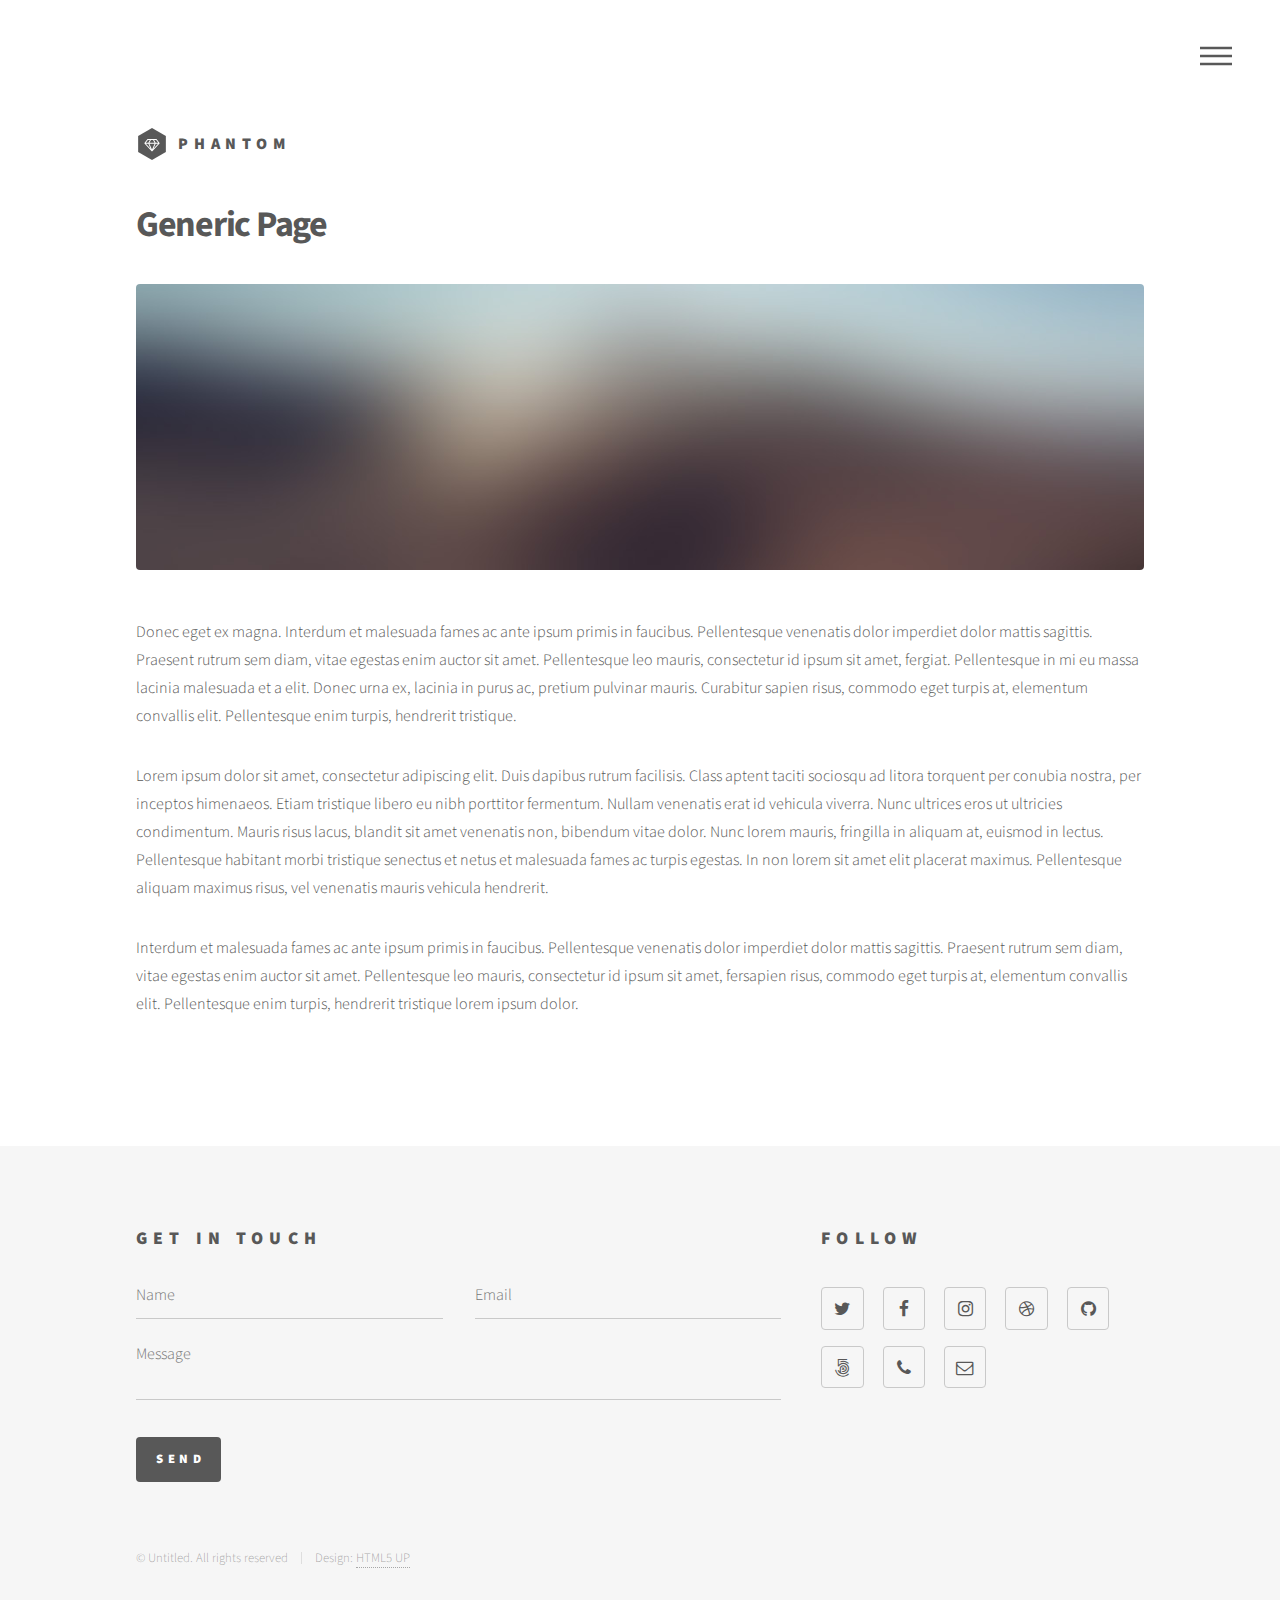
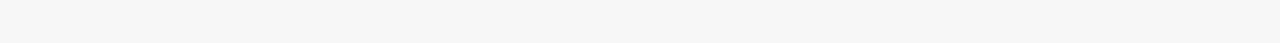
<file: generic.html>
<!DOCTYPE HTML>
<!--
	Phantom by HTML5 UP
	html5up.net | @ajlkn
	Free for personal and commercial use under the CCA 3.0 license (html5up.net/license)
-->
<html>
	<head>
		<title>Generic - Phantom by HTML5 UP</title>
		<meta charset="utf-8" />
		<meta name="viewport" content="width=device-width, initial-scale=1" />
		<!--[if lte IE 8]><script src="assets/js/ie/html5shiv.js"></script><![endif]-->
		<link rel="stylesheet" href="assets/css/main.css" />
		<!--[if lte IE 9]><link rel="stylesheet" href="assets/css/ie9.css" /><![endif]-->
		<!--[if lte IE 8]><link rel="stylesheet" href="assets/css/ie8.css" /><![endif]-->
	</head>
	<body>
		<!-- Wrapper -->
			<div id="wrapper">

				<!-- Header -->
					<header id="header">
						<div class="inner">

							<!-- Logo -->
								<a href="index.html" class="logo">
									<span class="symbol"><img src="images/logo.svg" alt="" /></span><span class="title">Phantom</span>
								</a>

							<!-- Nav -->
								<nav>
									<ul>
										<li><a href="#menu">Menu</a></li>
									</ul>
								</nav>

						</div>
					</header>

				<!-- Menu -->
					<nav id="menu">
						<h2>Menu</h2>
						<ul>
							<li><a href="index.html">Home</a></li>
							<li><a href="generic.html">Ipsum veroeros</a></li>
							<li><a href="generic.html">Tempus etiam</a></li>
							<li><a href="generic.html">Consequat dolor</a></li>
							<li><a href="elements.html">Elements</a></li>
						</ul>
					</nav>

				<!-- Main -->
					<div id="main">
						<div class="inner">
							<h1>Generic Page</h1>
							<span class="image main"><img src="images/pic13.jpg" alt="" /></span>
							<p>Donec eget ex magna. Interdum et malesuada fames ac ante ipsum primis in faucibus. Pellentesque venenatis dolor imperdiet dolor mattis sagittis. Praesent rutrum sem diam, vitae egestas enim auctor sit amet. Pellentesque leo mauris, consectetur id ipsum sit amet, fergiat. Pellentesque in mi eu massa lacinia malesuada et a elit. Donec urna ex, lacinia in purus ac, pretium pulvinar mauris. Curabitur sapien risus, commodo eget turpis at, elementum convallis elit. Pellentesque enim turpis, hendrerit tristique.</p>
							<p>Lorem ipsum dolor sit amet, consectetur adipiscing elit. Duis dapibus rutrum facilisis. Class aptent taciti sociosqu ad litora torquent per conubia nostra, per inceptos himenaeos. Etiam tristique libero eu nibh porttitor fermentum. Nullam venenatis erat id vehicula viverra. Nunc ultrices eros ut ultricies condimentum. Mauris risus lacus, blandit sit amet venenatis non, bibendum vitae dolor. Nunc lorem mauris, fringilla in aliquam at, euismod in lectus. Pellentesque habitant morbi tristique senectus et netus et malesuada fames ac turpis egestas. In non lorem sit amet elit placerat maximus. Pellentesque aliquam maximus risus, vel venenatis mauris vehicula hendrerit.</p>
							<p>Interdum et malesuada fames ac ante ipsum primis in faucibus. Pellentesque venenatis dolor imperdiet dolor mattis sagittis. Praesent rutrum sem diam, vitae egestas enim auctor sit amet. Pellentesque leo mauris, consectetur id ipsum sit amet, fersapien risus, commodo eget turpis at, elementum convallis elit. Pellentesque enim turpis, hendrerit tristique lorem ipsum dolor.</p>
						</div>
					</div>

				<!-- Footer -->
					<footer id="footer">
						<div class="inner">
							<section>
								<h2>Get in touch</h2>
								<form method="post" action="#">
									<div class="field half first">
										<input type="text" name="name" id="name" placeholder="Name" />
									</div>
									<div class="field half">
										<input type="email" name="email" id="email" placeholder="Email" />
									</div>
									<div class="field">
										<textarea name="message" id="message" placeholder="Message"></textarea>
									</div>
									<ul class="actions">
										<li><input type="submit" value="Send" class="special" /></li>
									</ul>
								</form>
							</section>
							<section>
								<h2>Follow</h2>
								<ul class="icons">
									<li><a href="#" class="icon style2 fa-twitter"><span class="label">Twitter</span></a></li>
									<li><a href="#" class="icon style2 fa-facebook"><span class="label">Facebook</span></a></li>
									<li><a href="#" class="icon style2 fa-instagram"><span class="label">Instagram</span></a></li>
									<li><a href="#" class="icon style2 fa-dribbble"><span class="label">Dribbble</span></a></li>
									<li><a href="#" class="icon style2 fa-github"><span class="label">GitHub</span></a></li>
									<li><a href="#" class="icon style2 fa-500px"><span class="label">500px</span></a></li>
									<li><a href="#" class="icon style2 fa-phone"><span class="label">Phone</span></a></li>
									<li><a href="#" class="icon style2 fa-envelope-o"><span class="label">Email</span></a></li>
								</ul>
							</section>
							<ul class="copyright">
								<li>&copy; Untitled. All rights reserved</li><li>Design: <a href="http://html5up.net">HTML5 UP</a></li>
							</ul>
						</div>
					</footer>

			</div>

		<!-- Scripts -->
			<script src="assets/js/jquery.min.js"></script>
			<script src="assets/js/skel.min.js"></script>
			<script src="assets/js/util.js"></script>
			<!--[if lte IE 8]><script src="assets/js/ie/respond.min.js"></script><![endif]-->
			<script src="assets/js/main.js"></script>

	</body>
</html>
</file>
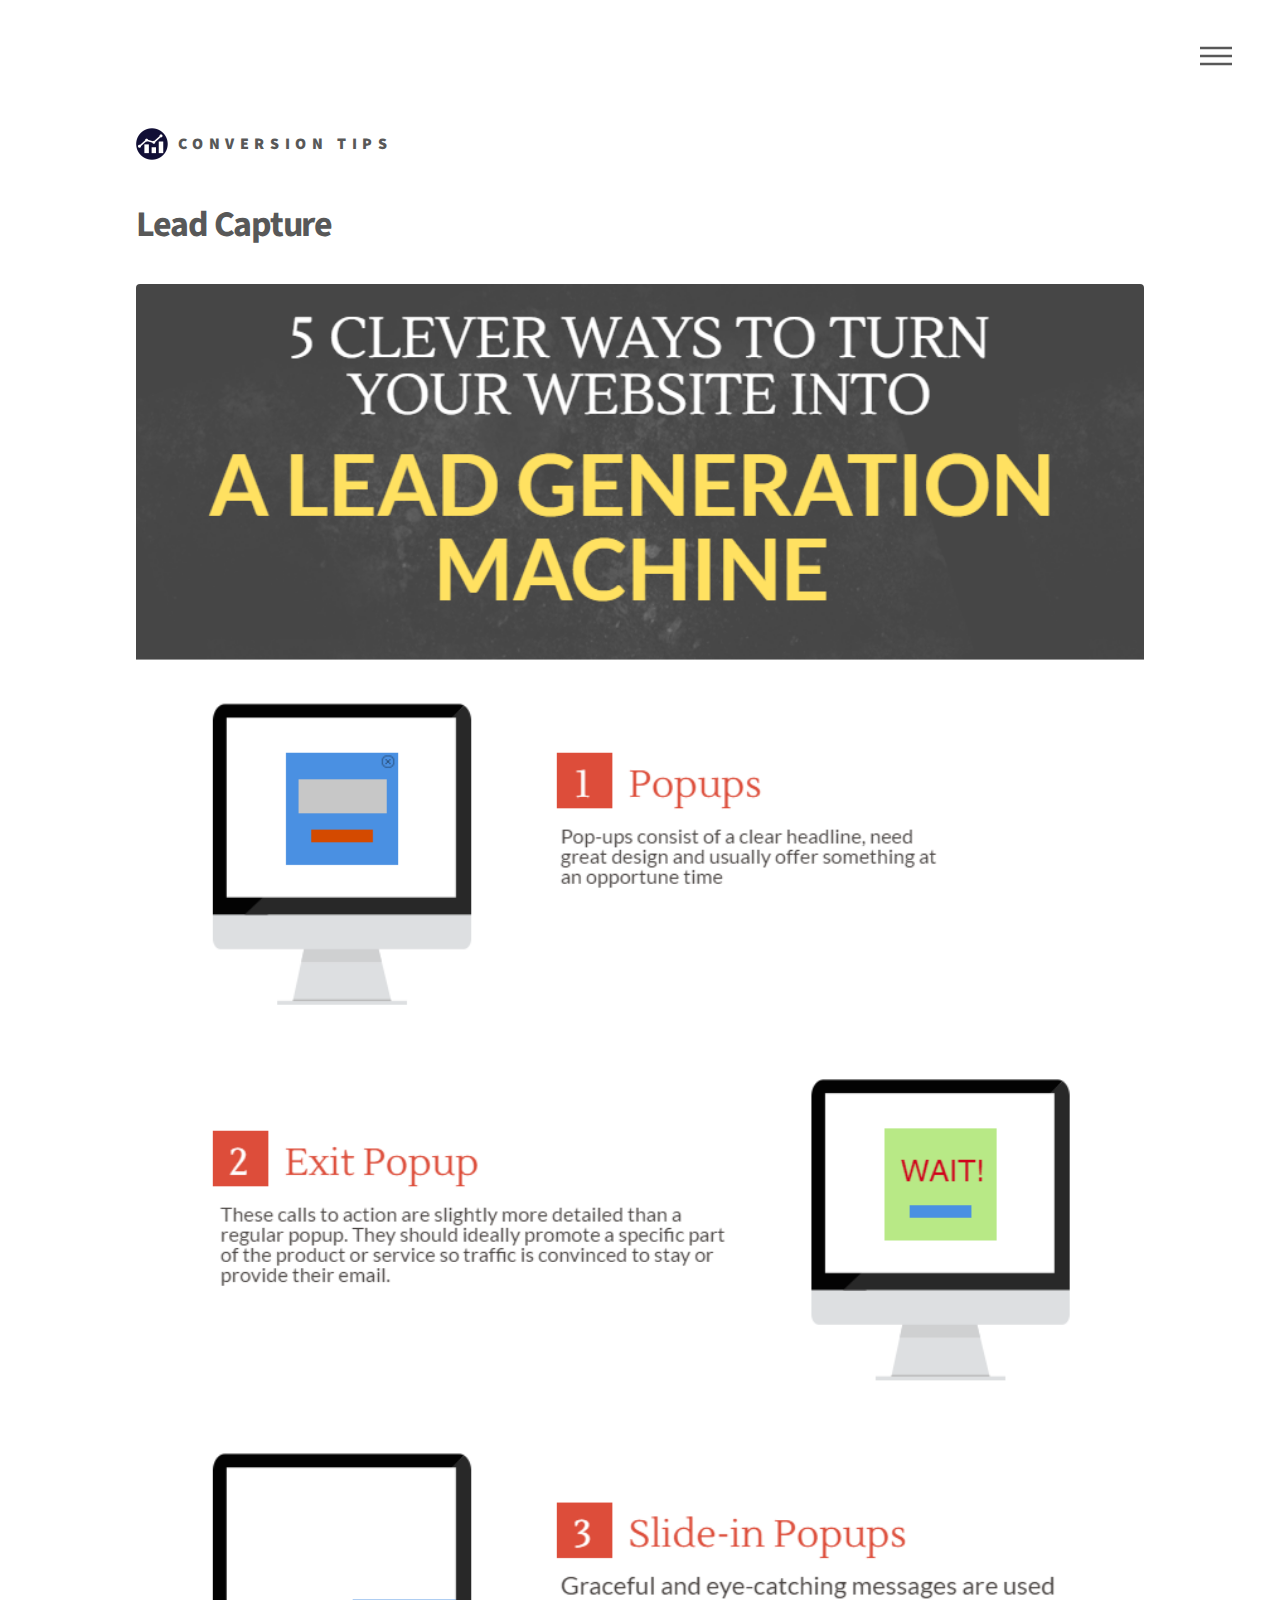
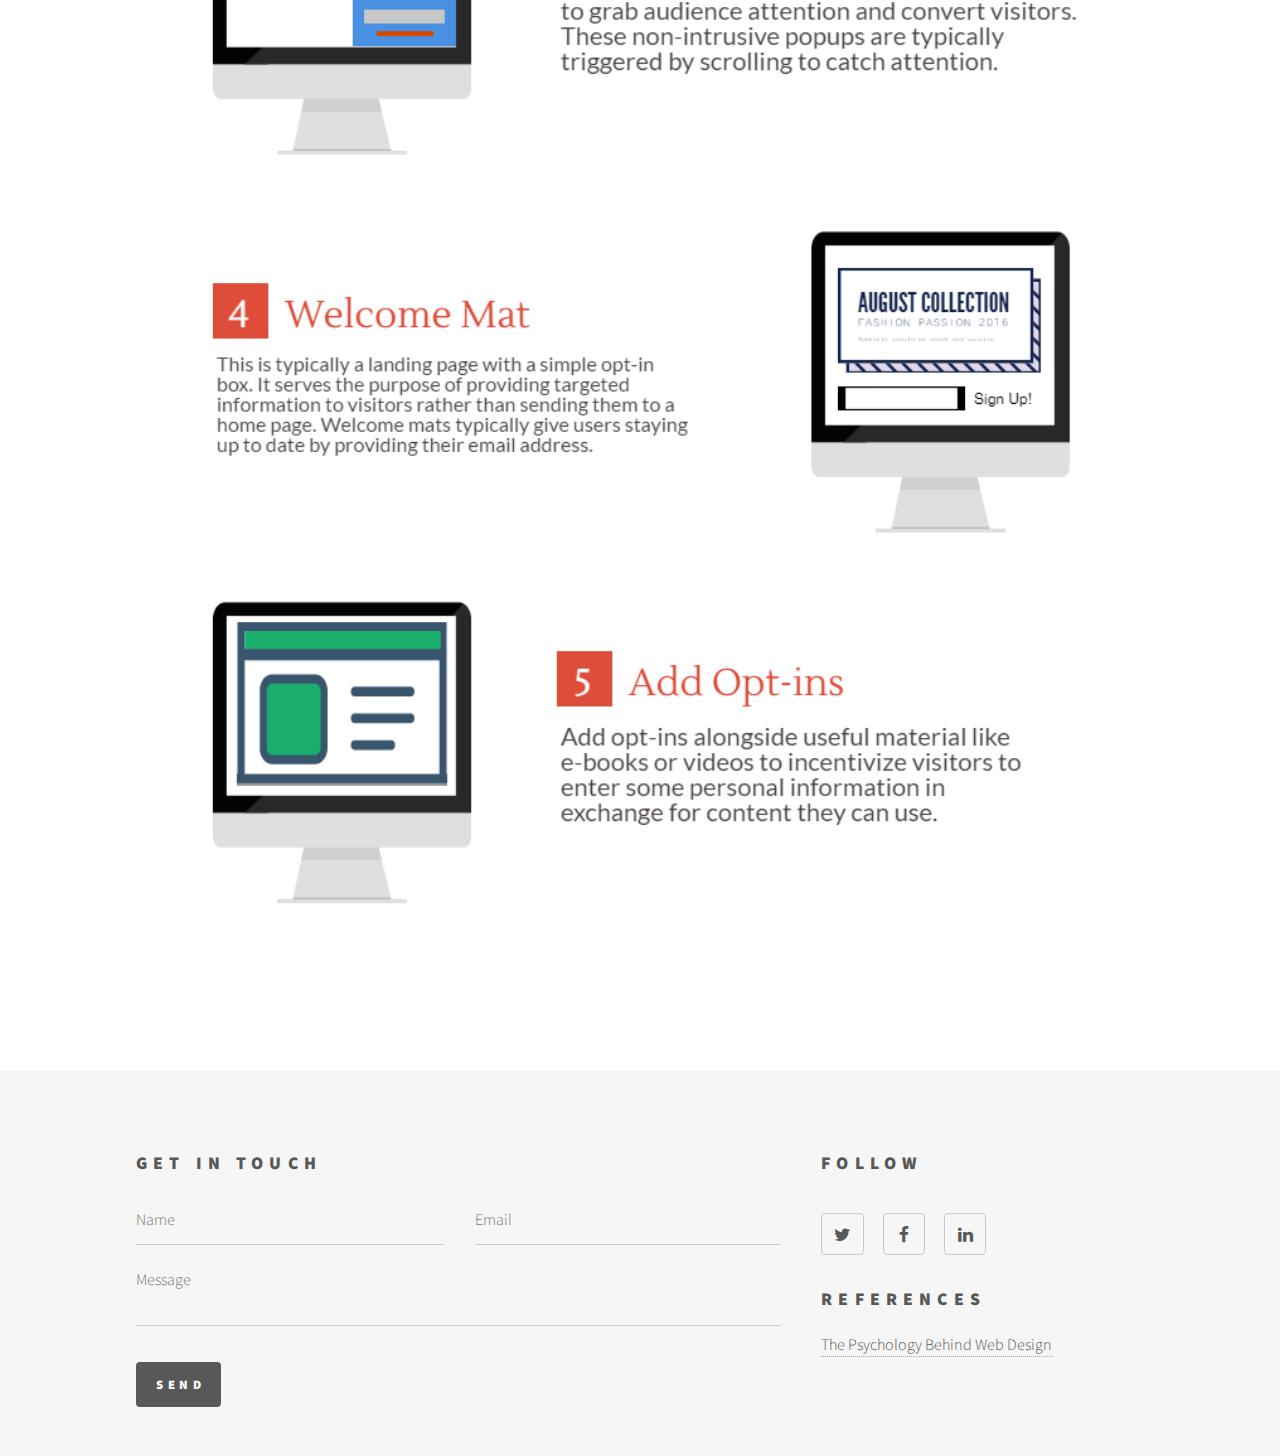
<file: leadcapture.html>
<!DOCTYPE HTML>
<!--
	Phantom by HTML5 UP
	html5up.net | @ajlkn
	Free for personal and commercial use under the CCA 3.0 license (html5up.net/license)
-->
<html>
	<head>
		<title>Lead Capture - Conversion Tips</title>
		<meta charset="utf-8" />
		<meta name="viewport" content="width=device-width, initial-scale=1" />
		<!--[if lte IE 8]><script src="assets/js/ie/html5shiv.js"></script><![endif]-->
		<link rel="stylesheet" href="assets/css/main.css" />
		<!--[if lte IE 9]><link rel="stylesheet" href="assets/css/ie9.css" /><![endif]-->
		<!--[if lte IE 8]><link rel="stylesheet" href="assets/css/ie8.css" /><![endif]-->
	</head>
	<body>
		<!-- Wrapper -->
			<div id="wrapper">

				<!-- Header -->
					<header id="header">
						<div class="inner">

							<!-- Logo -->
								<a href="index.html" class="logo">
									<span class="symbol"><img src="images/newlogo.png" alt="" /></span><span class="title">Conversion Tips</span>
								</a>

							<!-- Nav -->
								<nav>
									<ul>
										<li><a href="#menu">Menu</a></li>
									</ul>
								</nav>

						</div>
					</header>

				<!-- Menu -->
					<nav id="menu">
						<h2>Menu</h2>
						<ul>
							<li><a href="index.html">Home</a></li>
                            <li><a href="conversion101.html">Conversion 101</a></li>
                            <li><a href="abtesting.html">A/B testing</a></li>
                            <li><a href="colour.html">Colour Psychology</a></li>
                            <li><a href="typography.html">Typography</a></li>
                            <li><a href="nextsteps.html">Next Steps</a></li>
						</ul>
					</nav>

				<!-- Main -->
					<div id="main">
						<div class="inner">
							<h1>Lead Capture</h1>
							<span class="image main"><img src="leadgen.png" alt="" /></span>							
						</div>
					</div>

				<!-- Footer -->
					<footer id="footer">
						<div class="inner">
							<section>
								<h2>Get in touch</h2>
								<form method="post" action="https://formspree.io/saroshaimtiaz@gmail.com">
									<div class="field half first">
										<input type="text" name="name" id="name" placeholder="Name" />
									</div>
									<div class="field half">
										<input type="email" name="email" id="email" placeholder="Email" />
									</div>
									<div class="field">
										<textarea name="message" id="message" placeholder="Message"></textarea>
									</div>
									<ul class="actions">
										<li><input type="submit" value="Send" class="special" /></li>
									</ul>
								</form>
							</section>
							<section>
								<h2>Follow</h2>
								<ul class="icons">
	<li><a href="https://twitter.com/aivalabs" class="icon style2 fa-twitter"><span class="label">Twitter</span></a></li>
									<li><a href="https://facebook.com/aivalabs" class="icon style2 fa-facebook"><span class="label">Facebook</span></a></li>
									<li><a href="https://www.linkedin.com/company/aiva-labs" class="icon style2 fa-linkedin"><span class="label">LinkedIn</span></a></li>
								</ul>
                                <h2 style="margin-bottom:1em;">
                                References</h2>
                                    <a href="https://www.researchgate.net/publication/312146392_The_Psychology_Behind_Web_Design" target="_blank"> The Psychology Behind Web Design</a>
							</section>
						</div>
					</footer>

			</div>

		<!-- Scripts -->
			<script src="assets/js/jquery.min.js"></script>
			<script src="assets/js/skel.min.js"></script>
			<script src="assets/js/util.js"></script>
			<!--[if lte IE 8]><script src="assets/js/ie/respond.min.js"></script><![endif]-->
			<script src="assets/js/main.js"></script>

	</body>
</html>
</file>
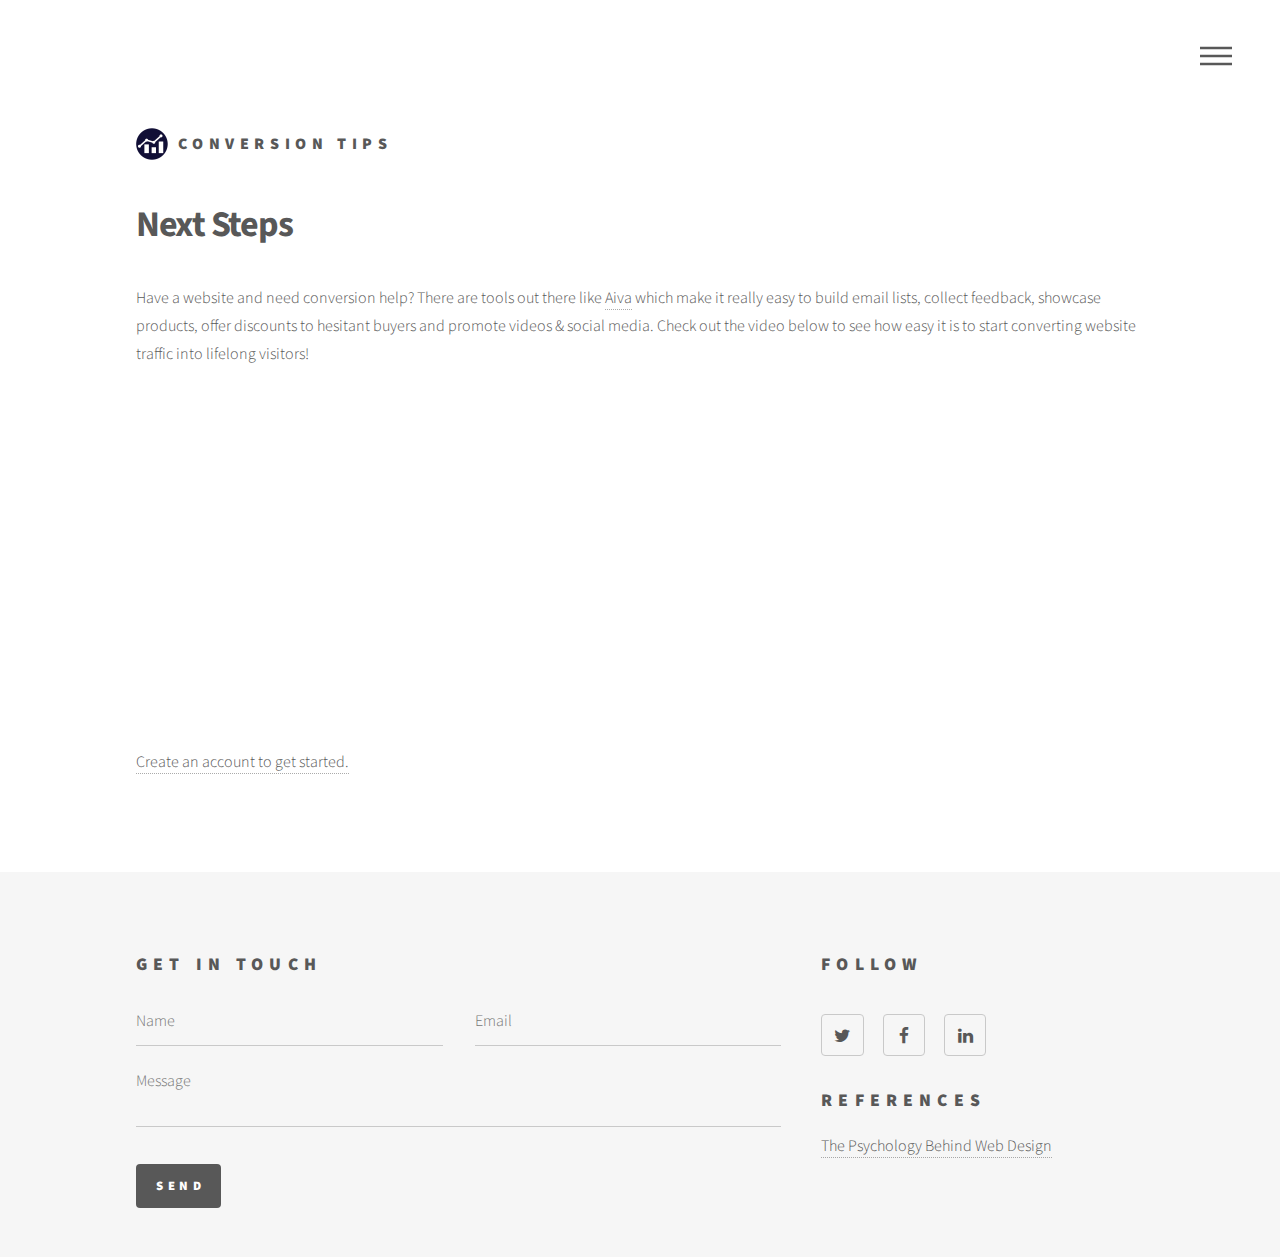
<file: nextsteps.html>
<!DOCTYPE HTML>
<!--
	Phantom by HTML5 UP
	html5up.net | @ajlkn
	Free for personal and commercial use under the CCA 3.0 license (html5up.net/license)
-->
<html>
	<head>
		<title>Next Steps - Conversion Tips</title>
		<meta charset="utf-8" />
		<meta name="viewport" content="width=device-width, initial-scale=1" />
		<!--[if lte IE 8]><script src="assets/js/ie/html5shiv.js"></script><![endif]-->
		<link rel="stylesheet" href="assets/css/main.css" />
		<!--[if lte IE 9]><link rel="stylesheet" href="assets/css/ie9.css" /><![endif]-->
		<!--[if lte IE 8]><link rel="stylesheet" href="assets/css/ie8.css" /><![endif]-->
	</head>
	<body>
		<!-- Wrapper -->
			<div id="wrapper">

				<!-- Header -->
					<header id="header">
						<div class="inner">

							<!-- Logo -->
								<a href="index.html" class="logo">
									<span class="symbol"><img src="images/newlogo.png" alt="" /></span><span class="title">Conversion Tips</span>
								</a>

							<!-- Nav -->
								<nav>
									<ul>
										<li><a href="#menu">Menu</a></li>
									</ul>
								</nav>

						</div>
					</header>

				<!-- Menu -->
					<nav id="menu">
						<h2>Menu</h2>
						<ul>
							<li><a href="index.html">Home</a></li>
							<li><a href="conversion101.html">Conversion 101</a></li>
                            <li><a href="leadcapture.html">Lead Capturing</a></li>
                            <li><a href="abtesting.html">A/B Testing</a></li>
							<li><a href="colour.html">Colour Psychology</a></li>
                            <li><a href="typography.html">Typography</a></li>
						</ul>
					</nav>

				<!-- Main -->
					<div id="main">
						<div class="inner">
							<h1>Next Steps</h1>
                        <div>
                           <span>Have a website and need conversion help? There are tools out there like <a href="https://aivalabs.com" target="_blank"> Aiva</a> which make it really easy to build email lists, collect feedback, showcase products, offer discounts to hesitant buyers and promote videos & social media. Check out the video below to see how easy it is to start converting website traffic into lifelong visitors!</span><br><br>
						</div>
                            <iframe width="560" height="315" src="https://www.youtube.com/embed/SPrYew1pcEw?rel=0" frameborder="0" allowfullscreen></iframe>
					<span><a href="https://aivalabs.com/aiva-create/#/register" target="_blank"><br><br>Create an account to get started.</a></span>
                        </div>
                    
                </div>
				<!-- Footer -->
					<footer id="footer">
						<div class="inner">
							<section>
								<h2>Get in touch</h2>
								<form method="post" action="https://formspree.io/saroshaimtiaz@gmail.com">
									<div class="field half first">
										<input type="text" name="name" id="name" placeholder="Name" />
									</div>
									<div class="field half">
										<input type="email" name="email" id="email" placeholder="Email" />
									</div>
									<div class="field">
										<textarea name="message" id="message" placeholder="Message"></textarea>
									</div>
									<ul class="actions">
										<li><input type="submit" value="Send" class="special" /></li>
									</ul>
								</form>
							</section>
							<section>
								<h2>Follow</h2>
								<ul class="icons">
	<li><a href="https://twitter.com/aivalabs" class="icon style2 fa-twitter"><span class="label">Twitter</span></a></li>
									<li><a href="https://facebook.com/aivalabs" class="icon style2 fa-facebook"><span class="label">Facebook</span></a></li>
									<li><a href="https://www.linkedin.com/company/aiva-labs" class="icon style2 fa-linkedin"><span class="label">LinkedIn</span></a></li>
								</ul>
                                <h2 style="margin-bottom:1em;">
                                References</h2>
                                    <a href="https://www.researchgate.net/publication/312146392_The_Psychology_Behind_Web_Design" target="_blank"> The Psychology Behind Web Design</a>
							</section>
						</div>
					</footer>

			</div>

		<!-- Scripts -->
			<script src="assets/js/jquery.min.js"></script>
			<script src="assets/js/skel.min.js"></script>
			<script src="assets/js/util.js"></script>
			<!--[if lte IE 8]><script src="assets/js/ie/respond.min.js"></script><![endif]-->
			<script src="assets/js/main.js"></script>

	</body>
</html>
</file>
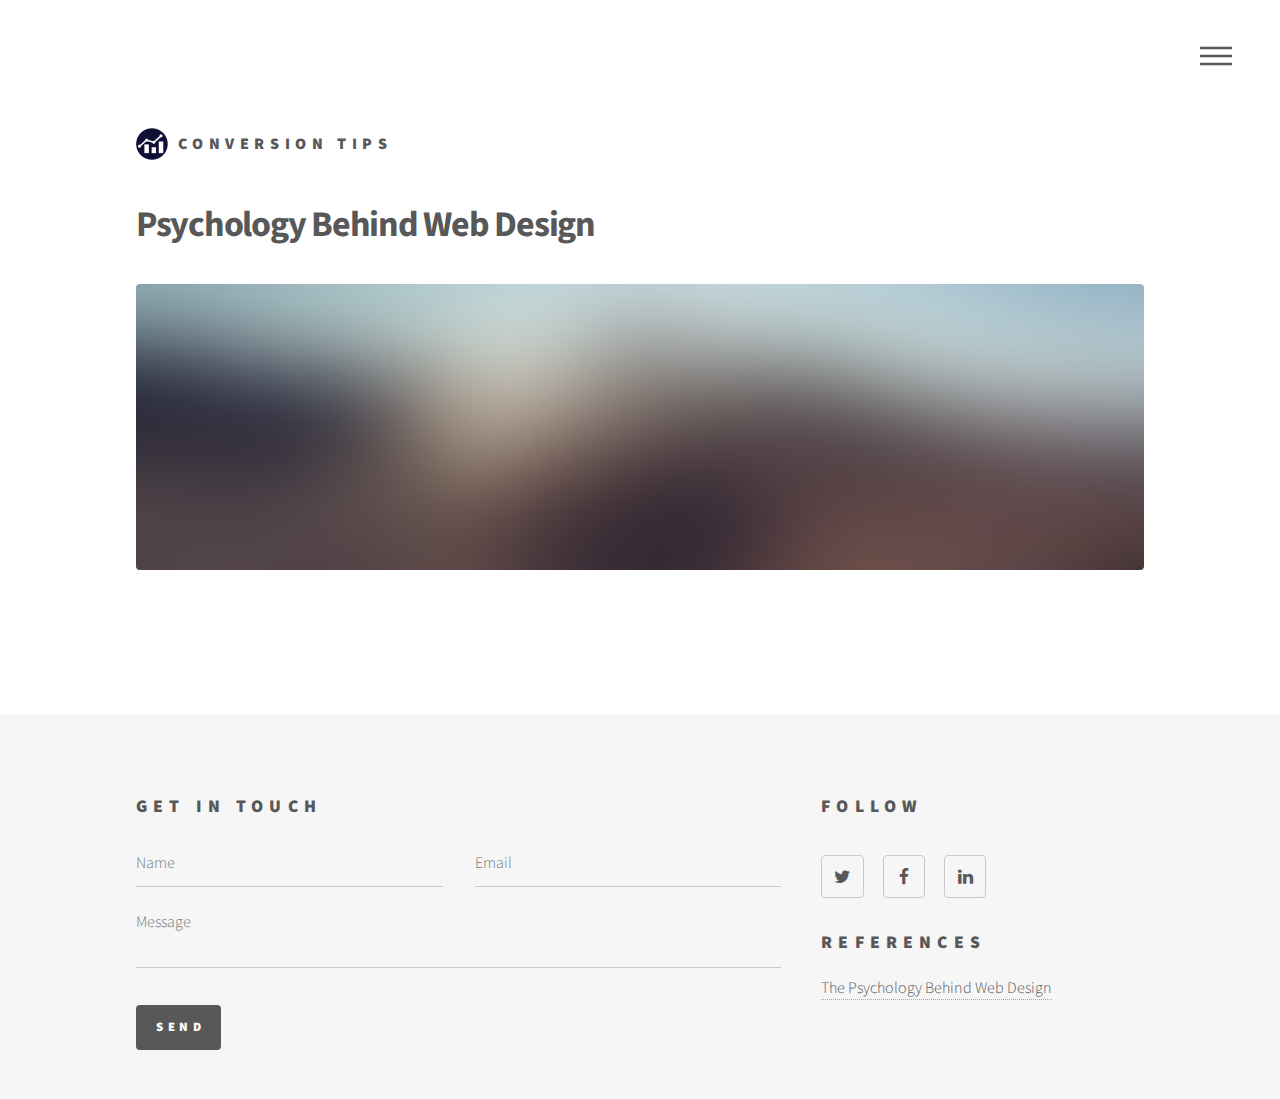
<file: psychology.html>
<!DOCTYPE HTML>
<!--
	Phantom by HTML5 UP
	html5up.net | @ajlkn
	Free for personal and commercial use under the CCA 3.0 license (html5up.net/license)
-->
<html>
	<head>
		<title>Psychology Behind Web Design - Conversion Tips</title>
		<meta charset="utf-8" />
		<meta name="viewport" content="width=device-width, initial-scale=1" />
		<!--[if lte IE 8]><script src="assets/js/ie/html5shiv.js"></script><![endif]-->
		<link rel="stylesheet" href="assets/css/main.css" />
		<!--[if lte IE 9]><link rel="stylesheet" href="assets/css/ie9.css" /><![endif]-->
		<!--[if lte IE 8]><link rel="stylesheet" href="assets/css/ie8.css" /><![endif]-->
	</head>
	<body>
		<!-- Wrapper -->
			<div id="wrapper">

				<!-- Header -->
					<header id="header">
						<div class="inner">

							<!-- Logo -->
								<a href="index.html" class="logo">
									<span class="symbol"><img src="images/newlogo.png" alt="" /></span><span class="title">Conversion Tips</span>
								</a>

							<!-- Nav -->
								<nav>
									<ul>
										<li><a href="#menu">Menu</a></li>
									</ul>
								</nav>

						</div>
					</header>

				<!-- Menu -->
					<nav id="menu">
						<h2>Menu</h2>
						<ul>
							<li><a href="index.html">Home</a></li>
                            <li><a href="conversion101.html">Conversion 101</a></li>
                            <li><a href="leadcapture.html">Lead Capture</a></li>
                            <li><a href="abtesting.html">A/B testing</a></li>
                            <li><a href="colour.html">Colour Psychology</a></li>
                            <li><a href="typography.html">Typography</a></li>
                            <li><a href="nextsteps.html">Next Steps</a></li>
						</ul>
					</nav>

				<!-- Main -->
					<div id="main">
						<div class="inner">
							<h1>Psychology Behind Web Design</h1>
							<span class="image main"><img src="images/pic13.jpg" alt="" /></span>							
						</div>
					</div>

				<!-- Footer -->
					<footer id="footer">
						<div class="inner">
							<section>
								<h2>Get in touch</h2>
								<form method="post" action="https://formspree.io/saroshaimtiaz@gmail.com">
									<div class="field half first">
										<input type="text" name="name" id="name" placeholder="Name" />
									</div>
									<div class="field half">
										<input type="email" name="email" id="email" placeholder="Email" />
									</div>
									<div class="field">
										<textarea name="message" id="message" placeholder="Message"></textarea>
									</div>
									<ul class="actions">
										<li><input type="submit" value="Send" class="special" /></li>
									</ul>
								</form>
							</section>
							<section>
								<h2>Follow</h2>
								<ul class="icons">
	<li><a href="https://twitter.com/aivalabs" class="icon style2 fa-twitter"><span class="label">Twitter</span></a></li>
									<li><a href="https://facebook.com/aivalabs" class="icon style2 fa-facebook"><span class="label">Facebook</span></a></li>
									<li><a href="https://www.linkedin.com/company/aiva-labs" class="icon style2 fa-linkedin"><span class="label">LinkedIn</span></a></li>
								</ul>
                                <h2 style="margin-bottom:1em;">
                                References</h2>
                                    <a href="https://www.researchgate.net/publication/312146392_The_Psychology_Behind_Web_Design" target="_blank"> The Psychology Behind Web Design</a>
							</section>
						</div>
					</footer>

			</div>

		<!-- Scripts -->
			<script src="assets/js/jquery.min.js"></script>
			<script src="assets/js/skel.min.js"></script>
			<script src="assets/js/util.js"></script>
			<!--[if lte IE 8]><script src="assets/js/ie/respond.min.js"></script><![endif]-->
			<script src="assets/js/main.js"></script>

	</body>
</html>
</file>
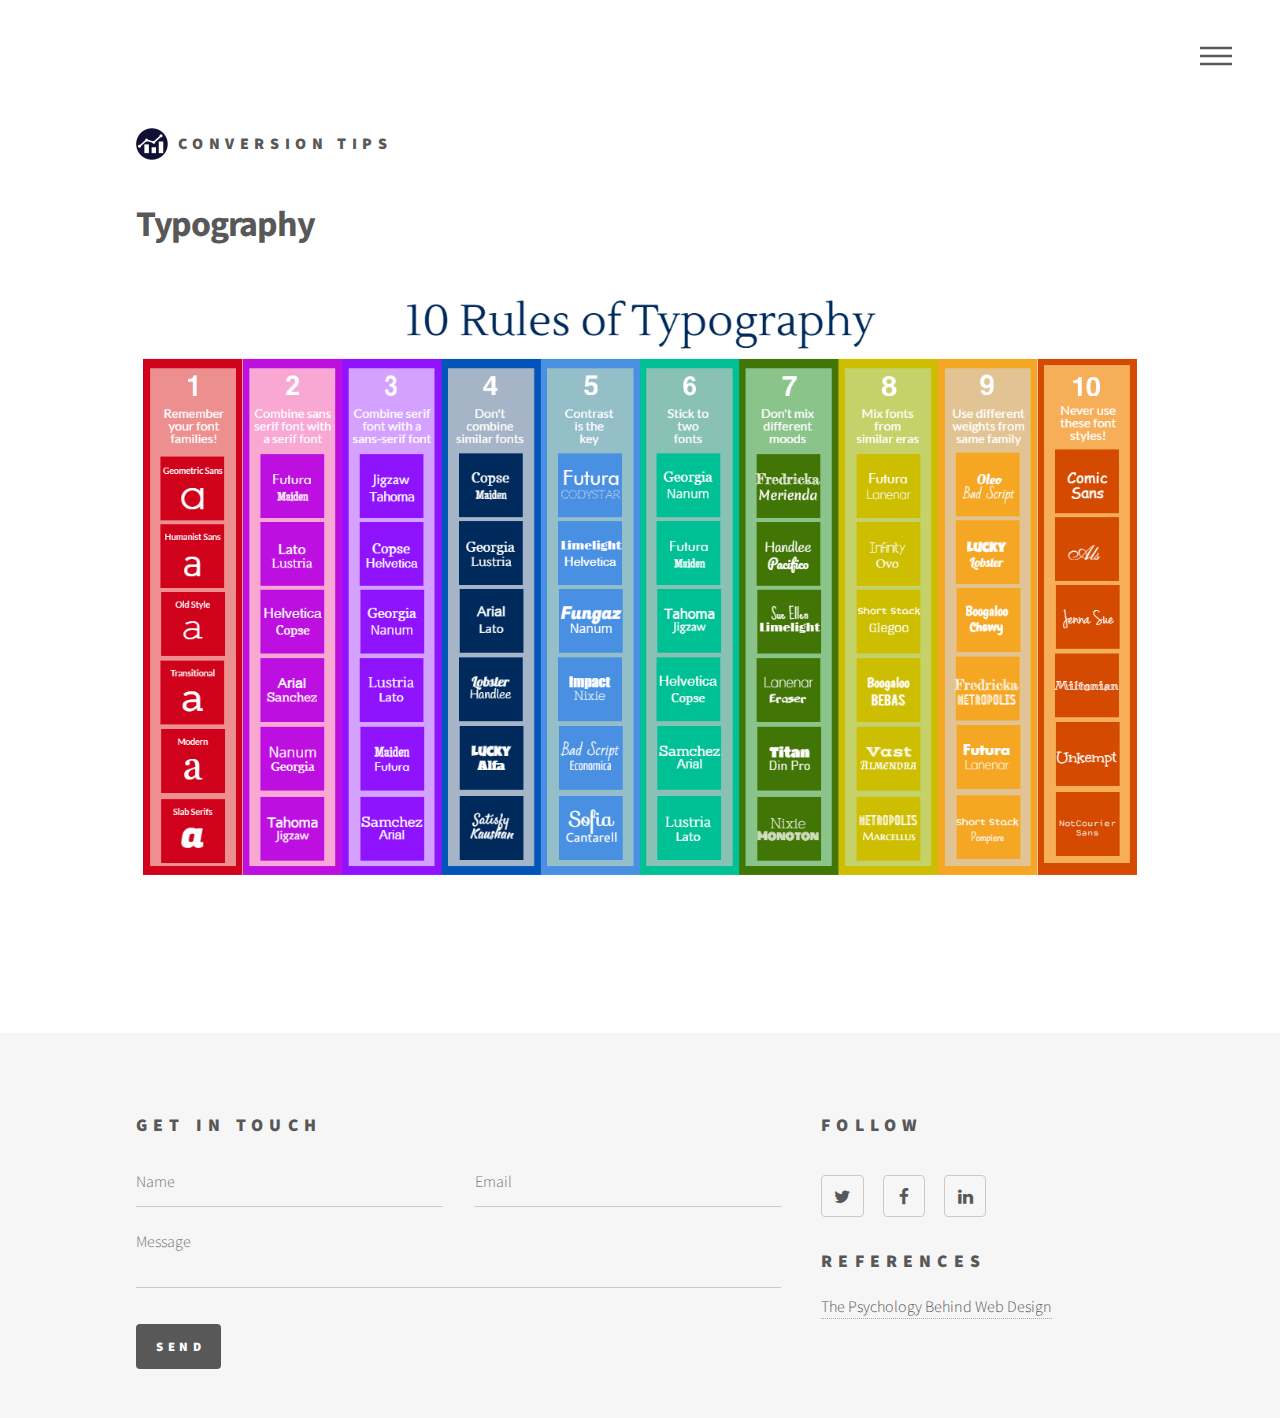
<file: typography.html>
<!DOCTYPE HTML>
<!--
	Phantom by HTML5 UP
	html5up.net | @ajlkn
	Free for personal and commercial use under the CCA 3.0 license (html5up.net/license)
-->
<html>
	<head>
		<title>Typography - Conversion Tips</title>
		<meta charset="utf-8" />
		<meta name="viewport" content="width=device-width, initial-scale=1" />
		<!--[if lte IE 8]><script src="assets/js/ie/html5shiv.js"></script><![endif]-->
		<link rel="stylesheet" href="assets/css/main.css" />
		<!--[if lte IE 9]><link rel="stylesheet" href="assets/css/ie9.css" /><![endif]-->
		<!--[if lte IE 8]><link rel="stylesheet" href="assets/css/ie8.css" /><![endif]-->
	</head>
	<body>
		<!-- Wrapper -->
			<div id="wrapper">

				<!-- Header -->
					<header id="header">
						<div class="inner">

							<!-- Logo -->
								<a href="index.html" class="logo">
									<span class="symbol"><img src="images/newlogo.png" alt="" /></span><span class="title">Conversion Tips</span>
								</a>

							<!-- Nav -->
								<nav>
									<ul>
										<li><a href="#menu">Menu</a></li>
									</ul>
								</nav>

						</div>
					</header>

				<!-- Menu -->
					<nav id="menu">
						<h2>Menu</h2>
						<ul>
							<li><a href="index.html">Home</a></li>
                            <li><a href="conversion101.html">Conversion 101</a></li>
                            <li><a href="leadcapture.html">Lead Capture</a></li>
                            <li><a href="abtesting.html">A/B testing</a></li>
                            <li><a href="colour.html">Colour Psychology</a></li>
                            <li><a href="nextsteps.html">Next Steps</a></li>
						</ul>
					</nav>

				<!-- Main -->
					<div id="main">
						<div class="inner">
							<h1>Typography</h1>
							<span class="image main"><img src="typography.png" alt="" /></span>							
						</div>
					</div>

				<!-- Footer -->
					<footer id="footer">
						<div class="inner">
							<section>
								<h2>Get in touch</h2>
								<form method="post" action="https://formspree.io/saroshaimtiaz@gmail.com">
									<div class="field half first">
										<input type="text" name="name" id="name" placeholder="Name" />
									</div>
									<div class="field half">
										<input type="email" name="email" id="email" placeholder="Email" />
									</div>
									<div class="field">
										<textarea name="message" id="message" placeholder="Message"></textarea>
									</div>
									<ul class="actions">
										<li><input type="submit" value="Send" class="special" /></li>
									</ul>
								</form>
							</section>
							<section>
								<h2>Follow</h2>
								<ul class="icons">
	<li><a href="https://twitter.com/aivalabs" class="icon style2 fa-twitter"><span class="label">Twitter</span></a></li>
									<li><a href="https://facebook.com/aivalabs" class="icon style2 fa-facebook"><span class="label">Facebook</span></a></li>
									<li><a href="https://www.linkedin.com/company/aiva-labs" class="icon style2 fa-linkedin"><span class="label">LinkedIn</span></a></li>
								</ul>
                                <h2 style="margin-bottom:1em;">
                                References</h2>
                                    <a href="https://www.researchgate.net/publication/312146392_The_Psychology_Behind_Web_Design" target="_blank"> The Psychology Behind Web Design</a>
							</section>
						</div>
					</footer>

			</div>

		<!-- Scripts -->
			<script src="assets/js/jquery.min.js"></script>
			<script src="assets/js/skel.min.js"></script>
			<script src="assets/js/util.js"></script>
			<!--[if lte IE 8]><script src="assets/js/ie/respond.min.js"></script><![endif]-->
			<script src="assets/js/main.js"></script>

	</body>
</html>
</file>
<file: assets/css/ie9.css>
/*
	Phantom by HTML5 UP
	html5up.net | @ajlkn
	Free for personal and commercial use under the CCA 3.0 license (html5up.net/license)
*/

/* Tiles */

	.tiles:after {
		content: '';
		display: block;
		clear: both;
	}

	.tiles article {
		float: left;
	}

		.tiles article > a {
			padding-top: 50%;
			margin-top: -1.75em;
		}

		body:not(.is-touch) .tiles article:hover > .image {
			-moz-transform: none;
			-webkit-transform: none;
			-ms-transform: none;
			transform: none;
		}

/* Footer */

	#footer > .inner section {
		float: left;
	}

	#footer > .inner .copyright {
		clear: both;
		padding-top: 4em;
	}
</file>
<file: assets/css/ie8.css>
/*
	Phantom by HTML5 UP
	html5up.net | @ajlkn
	Free for personal and commercial use under the CCA 3.0 license (html5up.net/license)
*/

/* Form */

	form .field {
		float: none !important;
		width: 100% !important;
		padding-left: 0 !important;
	}

/* Button */

	input[type="submit"],
	input[type="reset"],
	input[type="button"],
	button,
	.button {
		border: solid 2px #585858 !important;
	}

		input[type="submit"]:hover,
		input[type="reset"]:hover,
		input[type="button"]:hover,
		button:hover,
		.button:hover {
			border-color: #f2849e !important;
		}

		input[type="submit"].special,
		input[type="reset"].special,
		input[type="button"].special,
		button.special,
		.button.special {
			border: none !important;
		}

/* Tiles */

	.tiles article > .image:before, .tiles article > .image:after {
		display: none;
	}

/* Header */

	#header .logo .symbol {
		display: none;
	}

	#header nav ul li a[href="#menu"] {
		text-indent: 0;
		width: auto;
		font-size: 0.8em;
	}

		#header nav ul li a[href="#menu"]:before, #header nav ul li a[href="#menu"]:after {
			display: none;
		}

/* Footer */

	#footer > .inner section {
		width: 50%;
		margin-left: 3em;
	}

		#footer > .inner section:first-child {
			margin-left: 0;
			width: 40%;
		}
</file>
<file: assets/css/main.css>
@import url(font-awesome.min.css);
@import url("https://fonts.googleapis.com/css?family=Source+Sans+Pro:300,700,900");

/*
	Phantom by HTML5 UP
	html5up.net | @ajlkn
	Free for personal and commercial use under the CCA 3.0 license (html5up.net/license)
*/

/* Reset */

	html, body, div, span, applet, object, iframe, h1, h2, h3, h4, h5, h6, p, blockquote, pre, a, abbr, acronym, address, big, cite, code, del, dfn, em, img, ins, kbd, q, s, samp, small, strike, strong, sub, sup, tt, var, b, u, i, center, dl, dt, dd, ol, ul, li, fieldset, form, label, legend, table, caption, tbody, tfoot, thead, tr, th, td, article, aside, canvas, details, embed, figure, figcaption, footer, header, hgroup, menu, nav, output, ruby, section, summary, time, mark, audio, video {
		margin: 0;
		padding: 0;
		border: 0;
		font-size: 100%;
		font: inherit;
		vertical-align: baseline;
	}

	article, aside, details, figcaption, figure, footer, header, hgroup, menu, nav, section {
		display: block;
	}

	body {
		line-height: 1;
	}

	ol, ul {
		list-style: none;
	}

	blockquote, q {
		quotes: none;
	}

	blockquote:before, blockquote:after, q:before, q:after {
		content: '';
		content: none;
	}

	table {
		border-collapse: collapse;
		border-spacing: 0;
	}

	body {
		-webkit-text-size-adjust: none;
	}

/* Box Model */

	*, *:before, *:after {
		-moz-box-sizing: border-box;
		-webkit-box-sizing: border-box;
		box-sizing: border-box;
	}

/* Grid */

	.row {
		border-bottom: solid 1px transparent;
		-moz-box-sizing: border-box;
		-webkit-box-sizing: border-box;
		box-sizing: border-box;
	}

	.row > * {
		float: left;
		-moz-box-sizing: border-box;
		-webkit-box-sizing: border-box;
		box-sizing: border-box;
	}

	.row:after, .row:before {
		content: '';
		display: block;
		clear: both;
		height: 0;
	}

	.row.uniform > * > :first-child {
		margin-top: 0;
	}

	.row.uniform > * > :last-child {
		margin-bottom: 0;
	}

	.row.\30 \25 > * {
		padding: 0 0 0 0em;
	}

	.row.\30 \25 {
		margin: 0 0 -1px 0em;
	}

	.row.uniform.\30 \25 > * {
		padding: 0em 0 0 0em;
	}

	.row.uniform.\30 \25 {
		margin: 0em 0 -1px 0em;
	}

	.row > * {
		padding: 0 0 0 2em;
	}

	.row {
		margin: 0 0 -1px -2em;
	}

	.row.uniform > * {
		padding: 2em 0 0 2em;
	}

	.row.uniform {
		margin: -2em 0 -1px -2em;
	}

	.row.\32 00\25 > * {
		padding: 0 0 0 4em;
	}

	.row.\32 00\25 {
		margin: 0 0 -1px -4em;
	}

	.row.uniform.\32 00\25 > * {
		padding: 4em 0 0 4em;
	}

	.row.uniform.\32 00\25 {
		margin: -4em 0 -1px -4em;
	}

	.row.\31 50\25 > * {
		padding: 0 0 0 3em;
	}

	.row.\31 50\25 {
		margin: 0 0 -1px -3em;
	}

	.row.uniform.\31 50\25 > * {
		padding: 3em 0 0 3em;
	}

	.row.uniform.\31 50\25 {
		margin: -3em 0 -1px -3em;
	}

	.row.\35 0\25 > * {
		padding: 0 0 0 1em;
	}

	.row.\35 0\25 {
		margin: 0 0 -1px -1em;
	}

	.row.uniform.\35 0\25 > * {
		padding: 1em 0 0 1em;
	}

	.row.uniform.\35 0\25 {
		margin: -1em 0 -1px -1em;
	}

	.row.\32 5\25 > * {
		padding: 0 0 0 0.5em;
	}

	.row.\32 5\25 {
		margin: 0 0 -1px -0.5em;
	}

	.row.uniform.\32 5\25 > * {
		padding: 0.5em 0 0 0.5em;
	}

	.row.uniform.\32 5\25 {
		margin: -0.5em 0 -1px -0.5em;
	}

	.\31 2u, .\31 2u\24 {
		width: 100%;
		clear: none;
		margin-left: 0;
	}

	.\31 1u, .\31 1u\24 {
		width: 91.6666666667%;
		clear: none;
		margin-left: 0;
	}

	.\31 0u, .\31 0u\24 {
		width: 83.3333333333%;
		clear: none;
		margin-left: 0;
	}

	.\39 u, .\39 u\24 {
		width: 75%;
		clear: none;
		margin-left: 0;
	}

	.\38 u, .\38 u\24 {
		width: 66.6666666667%;
		clear: none;
		margin-left: 0;
	}

	.\37 u, .\37 u\24 {
		width: 58.3333333333%;
		clear: none;
		margin-left: 0;
	}

	.\36 u, .\36 u\24 {
		width: 50%;
		clear: none;
		margin-left: 0;
	}

	.\35 u, .\35 u\24 {
		width: 41.6666666667%;
		clear: none;
		margin-left: 0;
	}

	.\34 u, .\34 u\24 {
		width: 33.3333333333%;
		clear: none;
		margin-left: 0;
	}

	.\33 u, .\33 u\24 {
		width: 25%;
		clear: none;
		margin-left: 0;
	}

	.\32 u, .\32 u\24 {
		width: 16.6666666667%;
		clear: none;
		margin-left: 0;
	}

	.\31 u, .\31 u\24 {
		width: 8.3333333333%;
		clear: none;
		margin-left: 0;
	}

	.\31 2u\24 + *,
	.\31 1u\24 + *,
	.\31 0u\24 + *,
	.\39 u\24 + *,
	.\38 u\24 + *,
	.\37 u\24 + *,
	.\36 u\24 + *,
	.\35 u\24 + *,
	.\34 u\24 + *,
	.\33 u\24 + *,
	.\32 u\24 + *,
	.\31 u\24 + * {
		clear: left;
	}

	.\-11u {
		margin-left: 91.66667%;
	}

	.\-10u {
		margin-left: 83.33333%;
	}

	.\-9u {
		margin-left: 75%;
	}

	.\-8u {
		margin-left: 66.66667%;
	}

	.\-7u {
		margin-left: 58.33333%;
	}

	.\-6u {
		margin-left: 50%;
	}

	.\-5u {
		margin-left: 41.66667%;
	}

	.\-4u {
		margin-left: 33.33333%;
	}

	.\-3u {
		margin-left: 25%;
	}

	.\-2u {
		margin-left: 16.66667%;
	}

	.\-1u {
		margin-left: 8.33333%;
	}

	@media screen and (max-width: 1680px) {

		.row > * {
			padding: 0 0 0 2em;
		}

		.row {
			margin: 0 0 -1px -2em;
		}

		.row.uniform > * {
			padding: 2em 0 0 2em;
		}

		.row.uniform {
			margin: -2em 0 -1px -2em;
		}

		.row.\32 00\25 > * {
			padding: 0 0 0 4em;
		}

		.row.\32 00\25 {
			margin: 0 0 -1px -4em;
		}

		.row.uniform.\32 00\25 > * {
			padding: 4em 0 0 4em;
		}

		.row.uniform.\32 00\25 {
			margin: -4em 0 -1px -4em;
		}

		.row.\31 50\25 > * {
			padding: 0 0 0 3em;
		}

		.row.\31 50\25 {
			margin: 0 0 -1px -3em;
		}

		.row.uniform.\31 50\25 > * {
			padding: 3em 0 0 3em;
		}

		.row.uniform.\31 50\25 {
			margin: -3em 0 -1px -3em;
		}

		.row.\35 0\25 > * {
			padding: 0 0 0 1em;
		}

		.row.\35 0\25 {
			margin: 0 0 -1px -1em;
		}

		.row.uniform.\35 0\25 > * {
			padding: 1em 0 0 1em;
		}

		.row.uniform.\35 0\25 {
			margin: -1em 0 -1px -1em;
		}

		.row.\32 5\25 > * {
			padding: 0 0 0 0.5em;
		}

		.row.\32 5\25 {
			margin: 0 0 -1px -0.5em;
		}

		.row.uniform.\32 5\25 > * {
			padding: 0.5em 0 0 0.5em;
		}

		.row.uniform.\32 5\25 {
			margin: -0.5em 0 -1px -0.5em;
		}

		.\31 2u\28xlarge\29, .\31 2u\24\28xlarge\29 {
			width: 100%;
			clear: none;
			margin-left: 0;
		}

		.\31 1u\28xlarge\29, .\31 1u\24\28xlarge\29 {
			width: 91.6666666667%;
			clear: none;
			margin-left: 0;
		}

		.\31 0u\28xlarge\29, .\31 0u\24\28xlarge\29 {
			width: 83.3333333333%;
			clear: none;
			margin-left: 0;
		}

		.\39 u\28xlarge\29, .\39 u\24\28xlarge\29 {
			width: 75%;
			clear: none;
			margin-left: 0;
		}

		.\38 u\28xlarge\29, .\38 u\24\28xlarge\29 {
			width: 66.6666666667%;
			clear: none;
			margin-left: 0;
		}

		.\37 u\28xlarge\29, .\37 u\24\28xlarge\29 {
			width: 58.3333333333%;
			clear: none;
			margin-left: 0;
		}

		.\36 u\28xlarge\29, .\36 u\24\28xlarge\29 {
			width: 50%;
			clear: none;
			margin-left: 0;
		}

		.\35 u\28xlarge\29, .\35 u\24\28xlarge\29 {
			width: 41.6666666667%;
			clear: none;
			margin-left: 0;
		}

		.\34 u\28xlarge\29, .\34 u\24\28xlarge\29 {
			width: 33.3333333333%;
			clear: none;
			margin-left: 0;
		}

		.\33 u\28xlarge\29, .\33 u\24\28xlarge\29 {
			width: 25%;
			clear: none;
			margin-left: 0;
		}

		.\32 u\28xlarge\29, .\32 u\24\28xlarge\29 {
			width: 16.6666666667%;
			clear: none;
			margin-left: 0;
		}

		.\31 u\28xlarge\29, .\31 u\24\28xlarge\29 {
			width: 8.3333333333%;
			clear: none;
			margin-left: 0;
		}

		.\31 2u\24\28xlarge\29 + *,
		.\31 1u\24\28xlarge\29 + *,
		.\31 0u\24\28xlarge\29 + *,
		.\39 u\24\28xlarge\29 + *,
		.\38 u\24\28xlarge\29 + *,
		.\37 u\24\28xlarge\29 + *,
		.\36 u\24\28xlarge\29 + *,
		.\35 u\24\28xlarge\29 + *,
		.\34 u\24\28xlarge\29 + *,
		.\33 u\24\28xlarge\29 + *,
		.\32 u\24\28xlarge\29 + *,
		.\31 u\24\28xlarge\29 + * {
			clear: left;
		}

		.\-11u\28xlarge\29 {
			margin-left: 91.66667%;
		}

		.\-10u\28xlarge\29 {
			margin-left: 83.33333%;
		}

		.\-9u\28xlarge\29 {
			margin-left: 75%;
		}

		.\-8u\28xlarge\29 {
			margin-left: 66.66667%;
		}

		.\-7u\28xlarge\29 {
			margin-left: 58.33333%;
		}

		.\-6u\28xlarge\29 {
			margin-left: 50%;
		}

		.\-5u\28xlarge\29 {
			margin-left: 41.66667%;
		}

		.\-4u\28xlarge\29 {
			margin-left: 33.33333%;
		}

		.\-3u\28xlarge\29 {
			margin-left: 25%;
		}

		.\-2u\28xlarge\29 {
			margin-left: 16.66667%;
		}

		.\-1u\28xlarge\29 {
			margin-left: 8.33333%;
		}

	}

	@media screen and (max-width: 1280px) {

		.row > * {
			padding: 0 0 0 2em;
		}

		.row {
			margin: 0 0 -1px -2em;
		}

		.row.uniform > * {
			padding: 2em 0 0 2em;
		}

		.row.uniform {
			margin: -2em 0 -1px -2em;
		}

		.row.\32 00\25 > * {
			padding: 0 0 0 4em;
		}

		.row.\32 00\25 {
			margin: 0 0 -1px -4em;
		}

		.row.uniform.\32 00\25 > * {
			padding: 4em 0 0 4em;
		}

		.row.uniform.\32 00\25 {
			margin: -4em 0 -1px -4em;
		}

		.row.\31 50\25 > * {
			padding: 0 0 0 3em;
		}

		.row.\31 50\25 {
			margin: 0 0 -1px -3em;
		}

		.row.uniform.\31 50\25 > * {
			padding: 3em 0 0 3em;
		}

		.row.uniform.\31 50\25 {
			margin: -3em 0 -1px -3em;
		}

		.row.\35 0\25 > * {
			padding: 0 0 0 1em;
		}

		.row.\35 0\25 {
			margin: 0 0 -1px -1em;
		}

		.row.uniform.\35 0\25 > * {
			padding: 1em 0 0 1em;
		}

		.row.uniform.\35 0\25 {
			margin: -1em 0 -1px -1em;
		}

		.row.\32 5\25 > * {
			padding: 0 0 0 0.5em;
		}

		.row.\32 5\25 {
			margin: 0 0 -1px -0.5em;
		}

		.row.uniform.\32 5\25 > * {
			padding: 0.5em 0 0 0.5em;
		}

		.row.uniform.\32 5\25 {
			margin: -0.5em 0 -1px -0.5em;
		}

		.\31 2u\28large\29, .\31 2u\24\28large\29 {
			width: 100%;
			clear: none;
			margin-left: 0;
		}

		.\31 1u\28large\29, .\31 1u\24\28large\29 {
			width: 91.6666666667%;
			clear: none;
			margin-left: 0;
		}

		.\31 0u\28large\29, .\31 0u\24\28large\29 {
			width: 83.3333333333%;
			clear: none;
			margin-left: 0;
		}

		.\39 u\28large\29, .\39 u\24\28large\29 {
			width: 75%;
			clear: none;
			margin-left: 0;
		}

		.\38 u\28large\29, .\38 u\24\28large\29 {
			width: 66.6666666667%;
			clear: none;
			margin-left: 0;
		}

		.\37 u\28large\29, .\37 u\24\28large\29 {
			width: 58.3333333333%;
			clear: none;
			margin-left: 0;
		}

		.\36 u\28large\29, .\36 u\24\28large\29 {
			width: 50%;
			clear: none;
			margin-left: 0;
		}

		.\35 u\28large\29, .\35 u\24\28large\29 {
			width: 41.6666666667%;
			clear: none;
			margin-left: 0;
		}

		.\34 u\28large\29, .\34 u\24\28large\29 {
			width: 33.3333333333%;
			clear: none;
			margin-left: 0;
		}

		.\33 u\28large\29, .\33 u\24\28large\29 {
			width: 25%;
			clear: none;
			margin-left: 0;
		}

		.\32 u\28large\29, .\32 u\24\28large\29 {
			width: 16.6666666667%;
			clear: none;
			margin-left: 0;
		}

		.\31 u\28large\29, .\31 u\24\28large\29 {
			width: 8.3333333333%;
			clear: none;
			margin-left: 0;
		}

		.\31 2u\24\28large\29 + *,
		.\31 1u\24\28large\29 + *,
		.\31 0u\24\28large\29 + *,
		.\39 u\24\28large\29 + *,
		.\38 u\24\28large\29 + *,
		.\37 u\24\28large\29 + *,
		.\36 u\24\28large\29 + *,
		.\35 u\24\28large\29 + *,
		.\34 u\24\28large\29 + *,
		.\33 u\24\28large\29 + *,
		.\32 u\24\28large\29 + *,
		.\31 u\24\28large\29 + * {
			clear: left;
		}

		.\-11u\28large\29 {
			margin-left: 91.66667%;
		}

		.\-10u\28large\29 {
			margin-left: 83.33333%;
		}

		.\-9u\28large\29 {
			margin-left: 75%;
		}

		.\-8u\28large\29 {
			margin-left: 66.66667%;
		}

		.\-7u\28large\29 {
			margin-left: 58.33333%;
		}

		.\-6u\28large\29 {
			margin-left: 50%;
		}

		.\-5u\28large\29 {
			margin-left: 41.66667%;
		}

		.\-4u\28large\29 {
			margin-left: 33.33333%;
		}

		.\-3u\28large\29 {
			margin-left: 25%;
		}

		.\-2u\28large\29 {
			margin-left: 16.66667%;
		}

		.\-1u\28large\29 {
			margin-left: 8.33333%;
		}

	}

	@media screen and (max-width: 980px) {

		.row > * {
			padding: 0 0 0 1.5em;
		}

		.row {
			margin: 0 0 -1px -1.5em;
		}

		.row.uniform > * {
			padding: 1.5em 0 0 1.5em;
		}

		.row.uniform {
			margin: -1.5em 0 -1px -1.5em;
		}

		.row.\32 00\25 > * {
			padding: 0 0 0 3em;
		}

		.row.\32 00\25 {
			margin: 0 0 -1px -3em;
		}

		.row.uniform.\32 00\25 > * {
			padding: 3em 0 0 3em;
		}

		.row.uniform.\32 00\25 {
			margin: -3em 0 -1px -3em;
		}

		.row.\31 50\25 > * {
			padding: 0 0 0 2.25em;
		}

		.row.\31 50\25 {
			margin: 0 0 -1px -2.25em;
		}

		.row.uniform.\31 50\25 > * {
			padding: 2.25em 0 0 2.25em;
		}

		.row.uniform.\31 50\25 {
			margin: -2.25em 0 -1px -2.25em;
		}

		.row.\35 0\25 > * {
			padding: 0 0 0 0.75em;
		}

		.row.\35 0\25 {
			margin: 0 0 -1px -0.75em;
		}

		.row.uniform.\35 0\25 > * {
			padding: 0.75em 0 0 0.75em;
		}

		.row.uniform.\35 0\25 {
			margin: -0.75em 0 -1px -0.75em;
		}

		.row.\32 5\25 > * {
			padding: 0 0 0 0.375em;
		}

		.row.\32 5\25 {
			margin: 0 0 -1px -0.375em;
		}

		.row.uniform.\32 5\25 > * {
			padding: 0.375em 0 0 0.375em;
		}

		.row.uniform.\32 5\25 {
			margin: -0.375em 0 -1px -0.375em;
		}

		.\31 2u\28medium\29, .\31 2u\24\28medium\29 {
			width: 100%;
			clear: none;
			margin-left: 0;
		}

		.\31 1u\28medium\29, .\31 1u\24\28medium\29 {
			width: 91.6666666667%;
			clear: none;
			margin-left: 0;
		}

		.\31 0u\28medium\29, .\31 0u\24\28medium\29 {
			width: 83.3333333333%;
			clear: none;
			margin-left: 0;
		}

		.\39 u\28medium\29, .\39 u\24\28medium\29 {
			width: 75%;
			clear: none;
			margin-left: 0;
		}

		.\38 u\28medium\29, .\38 u\24\28medium\29 {
			width: 66.6666666667%;
			clear: none;
			margin-left: 0;
		}

		.\37 u\28medium\29, .\37 u\24\28medium\29 {
			width: 58.3333333333%;
			clear: none;
			margin-left: 0;
		}

		.\36 u\28medium\29, .\36 u\24\28medium\29 {
			width: 50%;
			clear: none;
			margin-left: 0;
		}

		.\35 u\28medium\29, .\35 u\24\28medium\29 {
			width: 41.6666666667%;
			clear: none;
			margin-left: 0;
		}

		.\34 u\28medium\29, .\34 u\24\28medium\29 {
			width: 33.3333333333%;
			clear: none;
			margin-left: 0;
		}

		.\33 u\28medium\29, .\33 u\24\28medium\29 {
			width: 25%;
			clear: none;
			margin-left: 0;
		}

		.\32 u\28medium\29, .\32 u\24\28medium\29 {
			width: 16.6666666667%;
			clear: none;
			margin-left: 0;
		}

		.\31 u\28medium\29, .\31 u\24\28medium\29 {
			width: 8.3333333333%;
			clear: none;
			margin-left: 0;
		}

		.\31 2u\24\28medium\29 + *,
		.\31 1u\24\28medium\29 + *,
		.\31 0u\24\28medium\29 + *,
		.\39 u\24\28medium\29 + *,
		.\38 u\24\28medium\29 + *,
		.\37 u\24\28medium\29 + *,
		.\36 u\24\28medium\29 + *,
		.\35 u\24\28medium\29 + *,
		.\34 u\24\28medium\29 + *,
		.\33 u\24\28medium\29 + *,
		.\32 u\24\28medium\29 + *,
		.\31 u\24\28medium\29 + * {
			clear: left;
		}

		.\-11u\28medium\29 {
			margin-left: 91.66667%;
		}

		.\-10u\28medium\29 {
			margin-left: 83.33333%;
		}

		.\-9u\28medium\29 {
			margin-left: 75%;
		}

		.\-8u\28medium\29 {
			margin-left: 66.66667%;
		}

		.\-7u\28medium\29 {
			margin-left: 58.33333%;
		}

		.\-6u\28medium\29 {
			margin-left: 50%;
		}

		.\-5u\28medium\29 {
			margin-left: 41.66667%;
		}

		.\-4u\28medium\29 {
			margin-left: 33.33333%;
		}

		.\-3u\28medium\29 {
			margin-left: 25%;
		}

		.\-2u\28medium\29 {
			margin-left: 16.66667%;
		}

		.\-1u\28medium\29 {
			margin-left: 8.33333%;
		}

	}

	@media screen and (max-width: 736px) {

		.row > * {
			padding: 0 0 0 1em;
		}

		.row {
			margin: 0 0 -1px -1em;
		}

		.row.uniform > * {
			padding: 1em 0 0 1em;
		}

		.row.uniform {
			margin: -1em 0 -1px -1em;
		}

		.row.\32 00\25 > * {
			padding: 0 0 0 2em;
		}

		.row.\32 00\25 {
			margin: 0 0 -1px -2em;
		}

		.row.uniform.\32 00\25 > * {
			padding: 2em 0 0 2em;
		}

		.row.uniform.\32 00\25 {
			margin: -2em 0 -1px -2em;
		}

		.row.\31 50\25 > * {
			padding: 0 0 0 1.5em;
		}

		.row.\31 50\25 {
			margin: 0 0 -1px -1.5em;
		}

		.row.uniform.\31 50\25 > * {
			padding: 1.5em 0 0 1.5em;
		}

		.row.uniform.\31 50\25 {
			margin: -1.5em 0 -1px -1.5em;
		}

		.row.\35 0\25 > * {
			padding: 0 0 0 0.5em;
		}

		.row.\35 0\25 {
			margin: 0 0 -1px -0.5em;
		}

		.row.uniform.\35 0\25 > * {
			padding: 0.5em 0 0 0.5em;
		}

		.row.uniform.\35 0\25 {
			margin: -0.5em 0 -1px -0.5em;
		}

		.row.\32 5\25 > * {
			padding: 0 0 0 0.25em;
		}

		.row.\32 5\25 {
			margin: 0 0 -1px -0.25em;
		}

		.row.uniform.\32 5\25 > * {
			padding: 0.25em 0 0 0.25em;
		}

		.row.uniform.\32 5\25 {
			margin: -0.25em 0 -1px -0.25em;
		}

		.\31 2u\28small\29, .\31 2u\24\28small\29 {
			width: 100%;
			clear: none;
			margin-left: 0;
		}

		.\31 1u\28small\29, .\31 1u\24\28small\29 {
			width: 91.6666666667%;
			clear: none;
			margin-left: 0;
		}

		.\31 0u\28small\29, .\31 0u\24\28small\29 {
			width: 83.3333333333%;
			clear: none;
			margin-left: 0;
		}

		.\39 u\28small\29, .\39 u\24\28small\29 {
			width: 75%;
			clear: none;
			margin-left: 0;
		}

		.\38 u\28small\29, .\38 u\24\28small\29 {
			width: 66.6666666667%;
			clear: none;
			margin-left: 0;
		}

		.\37 u\28small\29, .\37 u\24\28small\29 {
			width: 58.3333333333%;
			clear: none;
			margin-left: 0;
		}

		.\36 u\28small\29, .\36 u\24\28small\29 {
			width: 50%;
			clear: none;
			margin-left: 0;
		}

		.\35 u\28small\29, .\35 u\24\28small\29 {
			width: 41.6666666667%;
			clear: none;
			margin-left: 0;
		}

		.\34 u\28small\29, .\34 u\24\28small\29 {
			width: 33.3333333333%;
			clear: none;
			margin-left: 0;
		}

		.\33 u\28small\29, .\33 u\24\28small\29 {
			width: 25%;
			clear: none;
			margin-left: 0;
		}

		.\32 u\28small\29, .\32 u\24\28small\29 {
			width: 16.6666666667%;
			clear: none;
			margin-left: 0;
		}

		.\31 u\28small\29, .\31 u\24\28small\29 {
			width: 8.3333333333%;
			clear: none;
			margin-left: 0;
		}

		.\31 2u\24\28small\29 + *,
		.\31 1u\24\28small\29 + *,
		.\31 0u\24\28small\29 + *,
		.\39 u\24\28small\29 + *,
		.\38 u\24\28small\29 + *,
		.\37 u\24\28small\29 + *,
		.\36 u\24\28small\29 + *,
		.\35 u\24\28small\29 + *,
		.\34 u\24\28small\29 + *,
		.\33 u\24\28small\29 + *,
		.\32 u\24\28small\29 + *,
		.\31 u\24\28small\29 + * {
			clear: left;
		}

		.\-11u\28small\29 {
			margin-left: 91.66667%;
		}

		.\-10u\28small\29 {
			margin-left: 83.33333%;
		}

		.\-9u\28small\29 {
			margin-left: 75%;
		}

		.\-8u\28small\29 {
			margin-left: 66.66667%;
		}

		.\-7u\28small\29 {
			margin-left: 58.33333%;
		}

		.\-6u\28small\29 {
			margin-left: 50%;
		}

		.\-5u\28small\29 {
			margin-left: 41.66667%;
		}

		.\-4u\28small\29 {
			margin-left: 33.33333%;
		}

		.\-3u\28small\29 {
			margin-left: 25%;
		}

		.\-2u\28small\29 {
			margin-left: 16.66667%;
		}

		.\-1u\28small\29 {
			margin-left: 8.33333%;
		}

	}

	@media screen and (max-width: 480px) {

		.row > * {
			padding: 0 0 0 1em;
		}

		.row {
			margin: 0 0 -1px -1em;
		}

		.row.uniform > * {
			padding: 1em 0 0 1em;
		}

		.row.uniform {
			margin: -1em 0 -1px -1em;
		}

		.row.\32 00\25 > * {
			padding: 0 0 0 2em;
		}

		.row.\32 00\25 {
			margin: 0 0 -1px -2em;
		}

		.row.uniform.\32 00\25 > * {
			padding: 2em 0 0 2em;
		}

		.row.uniform.\32 00\25 {
			margin: -2em 0 -1px -2em;
		}

		.row.\31 50\25 > * {
			padding: 0 0 0 1.5em;
		}

		.row.\31 50\25 {
			margin: 0 0 -1px -1.5em;
		}

		.row.uniform.\31 50\25 > * {
			padding: 1.5em 0 0 1.5em;
		}

		.row.uniform.\31 50\25 {
			margin: -1.5em 0 -1px -1.5em;
		}

		.row.\35 0\25 > * {
			padding: 0 0 0 0.5em;
		}

		.row.\35 0\25 {
			margin: 0 0 -1px -0.5em;
		}

		.row.uniform.\35 0\25 > * {
			padding: 0.5em 0 0 0.5em;
		}

		.row.uniform.\35 0\25 {
			margin: -0.5em 0 -1px -0.5em;
		}

		.row.\32 5\25 > * {
			padding: 0 0 0 0.25em;
		}

		.row.\32 5\25 {
			margin: 0 0 -1px -0.25em;
		}

		.row.uniform.\32 5\25 > * {
			padding: 0.25em 0 0 0.25em;
		}

		.row.uniform.\32 5\25 {
			margin: -0.25em 0 -1px -0.25em;
		}

		.\31 2u\28xsmall\29, .\31 2u\24\28xsmall\29 {
			width: 100%;
			clear: none;
			margin-left: 0;
		}

		.\31 1u\28xsmall\29, .\31 1u\24\28xsmall\29 {
			width: 91.6666666667%;
			clear: none;
			margin-left: 0;
		}

		.\31 0u\28xsmall\29, .\31 0u\24\28xsmall\29 {
			width: 83.3333333333%;
			clear: none;
			margin-left: 0;
		}

		.\39 u\28xsmall\29, .\39 u\24\28xsmall\29 {
			width: 75%;
			clear: none;
			margin-left: 0;
		}

		.\38 u\28xsmall\29, .\38 u\24\28xsmall\29 {
			width: 66.6666666667%;
			clear: none;
			margin-left: 0;
		}

		.\37 u\28xsmall\29, .\37 u\24\28xsmall\29 {
			width: 58.3333333333%;
			clear: none;
			margin-left: 0;
		}

		.\36 u\28xsmall\29, .\36 u\24\28xsmall\29 {
			width: 50%;
			clear: none;
			margin-left: 0;
		}

		.\35 u\28xsmall\29, .\35 u\24\28xsmall\29 {
			width: 41.6666666667%;
			clear: none;
			margin-left: 0;
		}

		.\34 u\28xsmall\29, .\34 u\24\28xsmall\29 {
			width: 33.3333333333%;
			clear: none;
			margin-left: 0;
		}

		.\33 u\28xsmall\29, .\33 u\24\28xsmall\29 {
			width: 25%;
			clear: none;
			margin-left: 0;
		}

		.\32 u\28xsmall\29, .\32 u\24\28xsmall\29 {
			width: 16.6666666667%;
			clear: none;
			margin-left: 0;
		}

		.\31 u\28xsmall\29, .\31 u\24\28xsmall\29 {
			width: 8.3333333333%;
			clear: none;
			margin-left: 0;
		}

		.\31 2u\24\28xsmall\29 + *,
		.\31 1u\24\28xsmall\29 + *,
		.\31 0u\24\28xsmall\29 + *,
		.\39 u\24\28xsmall\29 + *,
		.\38 u\24\28xsmall\29 + *,
		.\37 u\24\28xsmall\29 + *,
		.\36 u\24\28xsmall\29 + *,
		.\35 u\24\28xsmall\29 + *,
		.\34 u\24\28xsmall\29 + *,
		.\33 u\24\28xsmall\29 + *,
		.\32 u\24\28xsmall\29 + *,
		.\31 u\24\28xsmall\29 + * {
			clear: left;
		}

		.\-11u\28xsmall\29 {
			margin-left: 91.66667%;
		}

		.\-10u\28xsmall\29 {
			margin-left: 83.33333%;
		}

		.\-9u\28xsmall\29 {
			margin-left: 75%;
		}

		.\-8u\28xsmall\29 {
			margin-left: 66.66667%;
		}

		.\-7u\28xsmall\29 {
			margin-left: 58.33333%;
		}

		.\-6u\28xsmall\29 {
			margin-left: 50%;
		}

		.\-5u\28xsmall\29 {
			margin-left: 41.66667%;
		}

		.\-4u\28xsmall\29 {
			margin-left: 33.33333%;
		}

		.\-3u\28xsmall\29 {
			margin-left: 25%;
		}

		.\-2u\28xsmall\29 {
			margin-left: 16.66667%;
		}

		.\-1u\28xsmall\29 {
			margin-left: 8.33333%;
		}

	}

	@media screen and (max-width: 360px) {

		.row > * {
			padding: 0 0 0 1em;
		}

		.row {
			margin: 0 0 -1px -1em;
		}

		.row.uniform > * {
			padding: 1em 0 0 1em;
		}

		.row.uniform {
			margin: -1em 0 -1px -1em;
		}

		.row.\32 00\25 > * {
			padding: 0 0 0 2em;
		}

		.row.\32 00\25 {
			margin: 0 0 -1px -2em;
		}

		.row.uniform.\32 00\25 > * {
			padding: 2em 0 0 2em;
		}

		.row.uniform.\32 00\25 {
			margin: -2em 0 -1px -2em;
		}

		.row.\31 50\25 > * {
			padding: 0 0 0 1.5em;
		}

		.row.\31 50\25 {
			margin: 0 0 -1px -1.5em;
		}

		.row.uniform.\31 50\25 > * {
			padding: 1.5em 0 0 1.5em;
		}

		.row.uniform.\31 50\25 {
			margin: -1.5em 0 -1px -1.5em;
		}

		.row.\35 0\25 > * {
			padding: 0 0 0 0.5em;
		}

		.row.\35 0\25 {
			margin: 0 0 -1px -0.5em;
		}

		.row.uniform.\35 0\25 > * {
			padding: 0.5em 0 0 0.5em;
		}

		.row.uniform.\35 0\25 {
			margin: -0.5em 0 -1px -0.5em;
		}

		.row.\32 5\25 > * {
			padding: 0 0 0 0.25em;
		}

		.row.\32 5\25 {
			margin: 0 0 -1px -0.25em;
		}

		.row.uniform.\32 5\25 > * {
			padding: 0.25em 0 0 0.25em;
		}

		.row.uniform.\32 5\25 {
			margin: -0.25em 0 -1px -0.25em;
		}

		.\31 2u\28xxsmall\29, .\31 2u\24\28xxsmall\29 {
			width: 100%;
			clear: none;
			margin-left: 0;
		}

		.\31 1u\28xxsmall\29, .\31 1u\24\28xxsmall\29 {
			width: 91.6666666667%;
			clear: none;
			margin-left: 0;
		}

		.\31 0u\28xxsmall\29, .\31 0u\24\28xxsmall\29 {
			width: 83.3333333333%;
			clear: none;
			margin-left: 0;
		}

		.\39 u\28xxsmall\29, .\39 u\24\28xxsmall\29 {
			width: 75%;
			clear: none;
			margin-left: 0;
		}

		.\38 u\28xxsmall\29, .\38 u\24\28xxsmall\29 {
			width: 66.6666666667%;
			clear: none;
			margin-left: 0;
		}

		.\37 u\28xxsmall\29, .\37 u\24\28xxsmall\29 {
			width: 58.3333333333%;
			clear: none;
			margin-left: 0;
		}

		.\36 u\28xxsmall\29, .\36 u\24\28xxsmall\29 {
			width: 50%;
			clear: none;
			margin-left: 0;
		}

		.\35 u\28xxsmall\29, .\35 u\24\28xxsmall\29 {
			width: 41.6666666667%;
			clear: none;
			margin-left: 0;
		}

		.\34 u\28xxsmall\29, .\34 u\24\28xxsmall\29 {
			width: 33.3333333333%;
			clear: none;
			margin-left: 0;
		}

		.\33 u\28xxsmall\29, .\33 u\24\28xxsmall\29 {
			width: 25%;
			clear: none;
			margin-left: 0;
		}

		.\32 u\28xxsmall\29, .\32 u\24\28xxsmall\29 {
			width: 16.6666666667%;
			clear: none;
			margin-left: 0;
		}

		.\31 u\28xxsmall\29, .\31 u\24\28xxsmall\29 {
			width: 8.3333333333%;
			clear: none;
			margin-left: 0;
		}

		.\31 2u\24\28xxsmall\29 + *,
		.\31 1u\24\28xxsmall\29 + *,
		.\31 0u\24\28xxsmall\29 + *,
		.\39 u\24\28xxsmall\29 + *,
		.\38 u\24\28xxsmall\29 + *,
		.\37 u\24\28xxsmall\29 + *,
		.\36 u\24\28xxsmall\29 + *,
		.\35 u\24\28xxsmall\29 + *,
		.\34 u\24\28xxsmall\29 + *,
		.\33 u\24\28xxsmall\29 + *,
		.\32 u\24\28xxsmall\29 + *,
		.\31 u\24\28xxsmall\29 + * {
			clear: left;
		}

		.\-11u\28xxsmall\29 {
			margin-left: 91.66667%;
		}

		.\-10u\28xxsmall\29 {
			margin-left: 83.33333%;
		}

		.\-9u\28xxsmall\29 {
			margin-left: 75%;
		}

		.\-8u\28xxsmall\29 {
			margin-left: 66.66667%;
		}

		.\-7u\28xxsmall\29 {
			margin-left: 58.33333%;
		}

		.\-6u\28xxsmall\29 {
			margin-left: 50%;
		}

		.\-5u\28xxsmall\29 {
			margin-left: 41.66667%;
		}

		.\-4u\28xxsmall\29 {
			margin-left: 33.33333%;
		}

		.\-3u\28xxsmall\29 {
			margin-left: 25%;
		}

		.\-2u\28xxsmall\29 {
			margin-left: 16.66667%;
		}

		.\-1u\28xxsmall\29 {
			margin-left: 8.33333%;
		}

	}

/* Basic */

	@-ms-viewport {
		width: device-width;
	}

	body {
		-ms-overflow-style: scrollbar;
	}

	@media screen and (max-width: 480px) {

		html, body {
			min-width: 320px;
		}

	}

	body {
		background: #ffffff;
	}

		body.is-loading *, body.is-loading *:before, body.is-loading *:after {
			-moz-animation: none !important;
			-webkit-animation: none !important;
			-ms-animation: none !important;
			animation: none !important;
			-moz-transition: none !important;
			-webkit-transition: none !important;
			-ms-transition: none !important;
			transition: none !important;
		}

/* Type */

	body, input, select, textarea {
		color: #585858;
		font-family: "Source Sans Pro", Helvetica, sans-serif;
		font-size: 16pt;
		font-weight: 300;
		line-height: 1.75;
	}

		@media screen and (max-width: 1680px) {

			body, input, select, textarea {
				font-size: 14pt;
			}

		}

		@media screen and (max-width: 1280px) {

			body, input, select, textarea {
				font-size: 12pt;
			}

		}

	a {
		-moz-transition: border-bottom-color 0.2s ease, color 0.2s ease;
		-webkit-transition: border-bottom-color 0.2s ease, color 0.2s ease;
		-ms-transition: border-bottom-color 0.2s ease, color 0.2s ease;
		transition: border-bottom-color 0.2s ease, color 0.2s ease;
		text-decoration: none;
		color: #585858;
		border-bottom: dotted 1px rgba(88, 88, 88, 0.5);
	}

		a:hover {
			border-bottom-color: transparent;
			color: #f2849e !important;
		}

	strong, b {
		font-weight: 900;
	}

	em, i {
		font-style: italic;
	}

	p {
		margin: 0 0 2em 0;
	}

	h1 {
		font-size: 2.25em;
		font-weight: 700;
		line-height: 1.3;
		margin: 0 0 1em 0;
		letter-spacing: -0.035em;
	}

		h1 a {
			color: inherit;
		}

		@media screen and (max-width: 736px) {

			h1 {
				font-size: 2em;
				margin: 0 0 1em 0;
			}

		}

		@media screen and (max-width: 360px) {

			h1 {
				font-size: 1.75em;
			}

		}

	h2, h3, h4, h5, h6 {
		font-weight: 900;
		line-height: 1.5;
		margin: 0 0 2em 0;
		text-transform: uppercase;
		letter-spacing: 0.35em;
	}

		h2 a, h3 a, h4 a, h5 a, h6 a {
			color: inherit;
		}

	h2 {
		font-size: 1.1em;
	}

	h3 {
		font-size: 1em;
        text-transform: none;
        font-family: sans-serif;
        letter-spacing: normal;
	}

	h4 {
		font-size: 0.8em;
	}

	h5 {
		font-size: 0.8em;
        font-weight: 600;
        text-transform: none;
        font-family: sans-serif;
        letter-spacing: normal;
	}

	h6 {
		font-size: 0.8em;
	}

	@media screen and (max-width: 980px) {

		h1 br, h2 br, h3 br, h4 br, h5 br, h6 br {
			display: none;
		}

	}

	@media screen and (max-width: 736px) {

		h2 {
			font-size: 1em;
		}

		h3 {
			font-size: 0.8em;
		}

	}

	sub {
		font-size: 0.8em;
		position: relative;
		top: 0.5em;
	}

	sup {
		font-size: 0.8em;
		position: relative;
		top: -0.5em;
	}

	blockquote {
		border-left: solid 4px #c9c9c9;
		font-style: italic;
		margin: 0 0 2em 0;
		padding: 0.5em 0 0.5em 2em;
	}

	code {
		background: rgba(144, 144, 144, 0.075);
		border-radius: 4px;
		border: solid 1px #c9c9c9;
		font-family: "Courier New", monospace;
		font-size: 0.9em;
		margin: 0 0.25em;
		padding: 0.25em 0.65em;
	}

	pre {
		-webkit-overflow-scrolling: touch;
		font-family: "Courier New", monospace;
		font-size: 0.9em;
		margin: 0 0 2em 0;
	}

		pre code {
			display: block;
			line-height: 1.75;
			padding: 1em 1.5em;
			overflow-x: auto;
		}

	hr {
		border: 0;
		border-bottom: solid 1px #c9c9c9;
		margin: 2em 0;
	}

		hr.major {
			margin: 3em 0;
		}

	.align-left {
		text-align: left;
	}

	.align-center {
		text-align: center;
	}

	.align-right {
		text-align: right;
	}

/* Section/Article */

	section.special, article.special {
		text-align: center;
	}

	header p {
		margin-top: -1em;
	}

	@media screen and (max-width: 736px) {

		header p {
			margin-top: 0;
		}

	}

/* Icon */

	.icon {
		text-decoration: none;
		border-bottom: none;
		position: relative;
	}

		.icon:before {
			-moz-osx-font-smoothing: grayscale;
			-webkit-font-smoothing: antialiased;
			font-family: FontAwesome;
			font-style: normal;
			font-weight: normal;
			text-transform: none !important;
		}

		.icon > .label {
			display: none;
		}

		.icon.style2 {
			-moz-transition: background-color 0.2s ease-in-out, color 0.2s ease-in-out, border-color 0.2s ease-in-out;
			-webkit-transition: background-color 0.2s ease-in-out, color 0.2s ease-in-out, border-color 0.2s ease-in-out;
			-ms-transition: background-color 0.2s ease-in-out, color 0.2s ease-in-out, border-color 0.2s ease-in-out;
			transition: background-color 0.2s ease-in-out, color 0.2s ease-in-out, border-color 0.2s ease-in-out;
			background-color: transparent;
			border: solid 1px #c9c9c9;
			border-radius: 4px;
			width: 2.65em;
			height: 2.65em;
			display: inline-block;
			text-align: center;
			line-height: 2.65em;
			color: inherit;
		}

			.icon.style2:before {
				font-size: 1.1em;
			}

			.icon.style2:hover {
				color: #f2849e;
				border-color: #f2849e;
			}

			.icon.style2:active {
				background-color: rgba(242, 132, 158, 0.1);
			}

/* List */

	ol {
		list-style: decimal;
		margin: 0 0 2em 0;
		padding-left: 1.25em;
	}

		ol li {
			padding-left: 0.25em;
		}

	ul {
		list-style: disc;
		margin: 0 0 2em 0;
		padding-left: 1em;
	}

		ul li {
			padding-left: 0.5em;
		}

		ul.alt {
			list-style: none;
			padding-left: 0;
		}

			ul.alt li {
				border-top: solid 1px #c9c9c9;
				padding: 0.5em 0;
			}

				ul.alt li:first-child {
					border-top: 0;
					padding-top: 0;
				}

		ul.icons {
			cursor: default;
			list-style: none;
			padding-left: 0;
			margin: -1em 0 2em -1em;
		}

			ul.icons li {
				display: inline-block;
				padding: 1em 0 0 1em;
			}

		ul.actions {
			cursor: default;
			list-style: none;
			padding-left: 0;
		}

			ul.actions li {
				display: inline-block;
				padding: 0 1em 0 0;
				vertical-align: middle;
			}

				ul.actions li:last-child {
					padding-right: 0;
				}

			ul.actions.small li {
				padding: 0 0.5em 0 0;
			}

			ul.actions.vertical li {
				display: block;
				padding: 1em 0 0 0;
			}

				ul.actions.vertical li:first-child {
					padding-top: 0;
				}

				ul.actions.vertical li > * {
					margin-bottom: 0;
				}

			ul.actions.vertical.small li {
				padding: 0.5em 0 0 0;
			}

				ul.actions.vertical.small li:first-child {
					padding-top: 0;
				}

			ul.actions.fit {
				display: table;
				margin-left: -1em;
				padding: 0;
				table-layout: fixed;
				width: calc(100% + 1em);
			}

				ul.actions.fit li {
					display: table-cell;
					padding: 0 0 0 1em;
				}

					ul.actions.fit li > * {
						margin-bottom: 0;
					}

				ul.actions.fit.small {
					margin-left: -0.5em;
					width: calc(100% + 0.5em);
				}

					ul.actions.fit.small li {
						padding: 0 0 0 0.5em;
					}

			@media screen and (max-width: 480px) {

				ul.actions {
					margin: 0 0 2em 0;
				}

					ul.actions li {
						padding: 1em 0 0 0;
						display: block;
						text-align: center;
						width: 100%;
					}

						ul.actions li:first-child {
							padding-top: 0;
						}

						ul.actions li > * {
							width: 100%;
							margin: 0 !important;
						}

							ul.actions li > *.icon:before {
								margin-left: -2em;
							}

					ul.actions.small li {
						padding: 0.5em 0 0 0;
					}

						ul.actions.small li:first-child {
							padding-top: 0;
						}

			}

	dl {
		margin: 0 0 2em 0;
	}

		dl dt {
			display: block;
			font-weight: 900;
			margin: 0 0 1em 0;
		}

		dl dd {
			margin-left: 2em;
		}

/* Form */

	form {
		margin: -1em 0 2em 0;
	}

		form:after {
			content: '';
			display: block;
			clear: both;
			height: 1px;
		}

		form .field {
			position: relative;
			float: left;
			margin: 0 0 1.3em 0;
			vertical-align: top;
			width: 100%;
		}

		form .half {
			width: calc(50% + 1em) !important;
			padding-left: 2em;
		}

		form .half.first {
			width: calc(50% - 1em) !important;
			padding-left: 0;
		}

		form :last-child {
			margin-bottom: 0;
		}

		form .half:nth-last-child(2) {
			margin-bottom: 0;
		}

		form .actions {
			position: relative;
			clear: both;
			padding-top: 1em;
		}

		@media screen and (max-width: 480px) {

			form .half {
				width: 100% !important;
				padding-left: 0;
			}

			form .half.first {
				width: 100% !important;
				padding-left: 0;
			}

			form .half:nth-last-child(2) {
				margin: 0 0 1.3em 0;
			}

		}

	label {
		display: block;
		font-size: 0.9em;
		font-weight: 900;
		margin: 0 0 1em 0;
	}

	input[type="text"],
	input[type="password"],
	input[type="email"],
	input[type="tel"],
	select,
	textarea {
		-moz-appearance: none;
		-webkit-appearance: none;
		-ms-appearance: none;
		appearance: none;
		background-color: transparent;
		border: none;
		border-radius: 0;
		border-bottom: solid 1px #c9c9c9;
		color: inherit;
		display: block;
		outline: 0;
		padding: 0;
		text-decoration: none;
		width: 100%;
	}

		input[type="text"]:invalid,
		input[type="password"]:invalid,
		input[type="email"]:invalid,
		input[type="tel"]:invalid,
		select:invalid,
		textarea:invalid {
			box-shadow: none;
		}

		input[type="text"]:focus,
		input[type="password"]:focus,
		input[type="email"]:focus,
		input[type="tel"]:focus,
		select:focus,
		textarea:focus {
			border-bottom-color: #f2849e;
			box-shadow: inset 0 -1px 0 0 #f2849e;
		}

	.select-wrapper {
		text-decoration: none;
		display: block;
		position: relative;
	}

		.select-wrapper:before {
			-moz-osx-font-smoothing: grayscale;
			-webkit-font-smoothing: antialiased;
			font-family: FontAwesome;
			font-style: normal;
			font-weight: normal;
			text-transform: none !important;
		}

		.select-wrapper:before {
			color: #c9c9c9;
			content: '\f078';
			display: block;
			height: 3em;
			line-height: 3em;
			pointer-events: none;
			position: absolute;
			right: 0;
			text-align: center;
			top: 0;
			width: 3em;
		}

		.select-wrapper select::-ms-expand {
			display: none;
		}

	input[type="text"],
	input[type="password"],
	input[type="email"],
	select {
		height: 3em;
	}

	textarea {
		padding: 0;
		min-height: 3.75em;
	}

	input[type="checkbox"],
	input[type="radio"] {
		-moz-appearance: none;
		-webkit-appearance: none;
		-ms-appearance: none;
		appearance: none;
		display: block;
		float: left;
		margin-right: -2em;
		opacity: 0;
		width: 1em;
		z-index: -1;
	}

		input[type="checkbox"] + label,
		input[type="radio"] + label {
			text-decoration: none;
			color: #585858;
			cursor: pointer;
			display: inline-block;
			font-size: 1em;
			font-weight: 300;
			padding-left: 2.55em;
			padding-right: 0.75em;
			position: relative;
		}

			input[type="checkbox"] + label:before,
			input[type="radio"] + label:before {
				-moz-osx-font-smoothing: grayscale;
				-webkit-font-smoothing: antialiased;
				font-family: FontAwesome;
				font-style: normal;
				font-weight: normal;
				text-transform: none !important;
			}

			input[type="checkbox"] + label:before,
			input[type="radio"] + label:before {
				border-radius: 4px;
				border: solid 1px #c9c9c9;
				content: '';
				display: inline-block;
				height: 1.8em;
				left: 0;
				line-height: 1.725em;
				position: absolute;
				text-align: center;
				top: 0;
				width: 1.8em;
			}

		input[type="checkbox"]:checked + label:before,
		input[type="radio"]:checked + label:before {
			background: #585858;
			border-color: #585858;
			color: #ffffff;
			content: '\f00c';
		}

		input[type="checkbox"]:focus + label:before,
		input[type="radio"]:focus + label:before {
			border-color: #f2849e;
			box-shadow: 0 0 0 1px #f2849e;
		}

	input[type="checkbox"] + label:before {
		border-radius: 4px;
	}

	input[type="radio"] + label:before {
		border-radius: 100%;
	}

/* Box */

	.box {
		border-radius: 4px;
		border: solid 1px #c9c9c9;
		margin-bottom: 2em;
		padding: 1.5em;
	}

		.box > :last-child,
		.box > :last-child > :last-child,
		.box > :last-child > :last-child > :last-child {
			margin-bottom: 0;
		}

		.box.alt {
			border: 0;
			border-radius: 0;
			padding: 0;
		}

/* Image */

	.image {
		border-radius: 4px;
		border: 0;
		display: inline-block;
		position: relative;
	}

		.image img {
			border-radius: 4px;
			display: block;
		}

		.image.left, .image.right {
			max-width: 40%;
		}

			.image.left img, .image.right img {
				width: 100%;
			}

		.image.left {
			float: left;
			padding: 0 1.5em 1em 0;
			top: 0.25em;
		}

		.image.right {
			float: right;
			padding: 0 0 1em 1.5em;
			top: 0.25em;
		}

		.image.fit {
			display: block;
			margin: 0 0 2em 0;
			width: 100%;
		}

			.image.fit img {
				width: 100%;
			}

		.image.main {
			display: block;
			margin: 0 0 3em 0;
			width: 100%;
		}

			.image.main img {
				width: 100%;
			}

			@media screen and (max-width: 736px) {

				.image.main {
					margin: 0 0 2em 0;
				}

			}

/* Table */

	.table-wrapper {
		-webkit-overflow-scrolling: touch;
		overflow-x: auto;
	}

	table {
		margin: 0 0 2em 0;
		width: 100%;
	}

		table tbody tr {
			border: solid 1px #c9c9c9;
			border-left: 0;
			border-right: 0;
		}

			table tbody tr:nth-child(2n + 1) {
				background-color: rgba(144, 144, 144, 0.075);
			}

		table td {
			padding: 0.75em 0.75em;
		}

		table th {
			font-size: 0.9em;
			font-weight: 900;
			padding: 0 0.75em 0.75em 0.75em;
			text-align: left;
		}

		table thead {
			border-bottom: solid 2px #c9c9c9;
		}

		table tfoot {
			border-top: solid 2px #c9c9c9;
		}

		table.alt {
			border-collapse: separate;
		}

			table.alt tbody tr td {
				border: solid 1px #c9c9c9;
				border-left-width: 0;
				border-top-width: 0;
			}

				table.alt tbody tr td:first-child {
					border-left-width: 1px;
				}

			table.alt tbody tr:first-child td {
				border-top-width: 1px;
			}

			table.alt thead {
				border-bottom: 0;
			}

			table.alt tfoot {
				border-top: 0;
			}

/* Button */

	input[type="submit"],
	input[type="reset"],
	input[type="button"],
	button,
	.button {
		-moz-appearance: none;
		-webkit-appearance: none;
		-ms-appearance: none;
		appearance: none;
		-moz-transition: background-color 0.2s ease-in-out, color 0.2s ease-in-out, box-shadow 0.2s ease-in-out;
		-webkit-transition: background-color 0.2s ease-in-out, color 0.2s ease-in-out, box-shadow 0.2s ease-in-out;
		-ms-transition: background-color 0.2s ease-in-out, color 0.2s ease-in-out, box-shadow 0.2s ease-in-out;
		transition: background-color 0.2s ease-in-out, color 0.2s ease-in-out, box-shadow 0.2s ease-in-out;
		background-color: transparent;
		border-radius: 4px;
		border: 0;
		box-shadow: inset 0 0 0 2px #585858;
		color: #585858 !important;
		cursor: pointer;
		display: inline-block;
		font-size: 0.8em;
		font-weight: 900;
		height: 3.5em;
		letter-spacing: 0.35em;
		line-height: 3.45em;
		overflow: hidden;
		padding: 0 1.25em 0 1.6em;
		text-align: center;
		text-decoration: none;
		text-overflow: ellipsis;
		text-transform: uppercase;
		white-space: nowrap;
	}

		input[type="submit"].icon:before,
		input[type="reset"].icon:before,
		input[type="button"].icon:before,
		button.icon:before,
		.button.icon:before {
			margin-right: 0.5em;
		}

		input[type="submit"].fit,
		input[type="reset"].fit,
		input[type="button"].fit,
		button.fit,
		.button.fit {
			display: block;
			margin: 0 0 1em 0;
			width: 100%;
		}

		input[type="submit"]:hover,
		input[type="reset"]:hover,
		input[type="button"]:hover,
		button:hover,
		.button:hover {
			color: #f2849e !important;
			box-shadow: inset 0 0 0 2px #f2849e;
		}

		input[type="submit"]:active,
		input[type="reset"]:active,
		input[type="button"]:active,
		button:active,
		.button:active {
			background-color: rgba(242, 132, 158, 0.1);
		}

		input[type="submit"].small,
		input[type="reset"].small,
		input[type="button"].small,
		button.small,
		.button.small {
			font-size: 0.6em;
		}

		input[type="submit"].big,
		input[type="reset"].big,
		input[type="button"].big,
		button.big,
		.button.big {
			font-size: 1em;
		}

		input[type="submit"].special,
		input[type="reset"].special,
		input[type="button"].special,
		button.special,
		.button.special {
			box-shadow: none;
			background-color: #585858;
			color: #ffffff !important;
		}

			input[type="submit"].special:hover,
			input[type="reset"].special:hover,
			input[type="button"].special:hover,
			button.special:hover,
			.button.special:hover {
				background-color: #f2849e;
			}

			input[type="submit"].special:active,
			input[type="reset"].special:active,
			input[type="button"].special:active,
			button.special:active,
			.button.special:active {
				background-color: #ee5f81;
			}

		input[type="submit"].disabled, input[type="submit"]:disabled,
		input[type="reset"].disabled,
		input[type="reset"]:disabled,
		input[type="button"].disabled,
		input[type="button"]:disabled,
		button.disabled,
		button:disabled,
		.button.disabled,
		.button:disabled {
			-moz-pointer-events: none;
			-webkit-pointer-events: none;
			-ms-pointer-events: none;
			pointer-events: none;
			opacity: 0.25;
		}

/* Tiles */

	.tiles {
		display: -moz-flex;
		display: -webkit-flex;
		display: -ms-flex;
		display: flex;
		-moz-flex-wrap: wrap;
		-webkit-flex-wrap: wrap;
		-ms-flex-wrap: wrap;
		flex-wrap: wrap;
		postiion: relative;
		margin: -2.5em 0 0 -2.5em;
	}

		.tiles article {
			-moz-transition: -moz-transform 0.5s ease, opacity 0.5s ease;
			-webkit-transition: -webkit-transform 0.5s ease, opacity 0.5s ease;
			-ms-transition: -ms-transform 0.5s ease, opacity 0.5s ease;
			transition: transform 0.5s ease, opacity 0.5s ease;
			position: relative;
			width: calc(33.33333% - 2.5em);
			margin: 2.5em 0 0 2.5em;
		}


			.tiles article > .image {
				-moz-transition: -moz-transform 0.5s ease;
				-webkit-transition: -webkit-transform 0.5s ease;
				-ms-transition: -ms-transform 0.5s ease;
				transition: transform 0.5s ease;
				position: relative;
				display: block;
				width: 100%;
				border-radius: 4px;
				overflow: hidden;
			}

				.tiles article > .image img {
					display: block;
					width: 100%;
				}

				.tiles article > .image:before {
					-moz-pointer-events: none;
					-webkit-pointer-events: none;
					-ms-pointer-events: none;
					pointer-events: none;
					-moz-transition: background-color 0.5s ease, opacity 0.5s ease;
					-webkit-transition: background-color 0.5s ease, opacity 0.5s ease;
					-ms-transition: background-color 0.5s ease, opacity 0.5s ease;
					transition: background-color 0.5s ease, opacity 0.5s ease;
					content: '';
					display: block;
					position: absolute;
					top: 0;
					left: 0;
					width: 100%;
					height: 100%;
					opacity: 1.0;
					z-index: 1;
					opacity: 0.8;
				}

				.tiles article > .image:after {
					-moz-pointer-events: none;
					-webkit-pointer-events: none;
					-ms-pointer-events: none;
					pointer-events: none;
					-moz-transition: opacity 0.5s ease;
					-webkit-transition: opacity 0.5s ease;
					-ms-transition: opacity 0.5s ease;
					transition: opacity 0.5s ease;
					content: '';
					display: block;
					position: absolute;
					top: 0;
					left: 0;
					width: 100%;
					height: 100%;
					background-image: url("data:image/svg+xml;charset=utf8,%3Csvg xmlns='http://www.w3.org/2000/svg' width='100' height='100' viewBox='0 0 100 100' preserveAspectRatio='none'%3E%3Cstyle%3Eline %7B stroke-width: 0.25px%3B stroke: %23ffffff%3B %7D%3C/style%3E%3Cline x1='0' y1='0' x2='100' y2='100' /%3E%3Cline x1='100' y1='0' x2='0' y2='100' /%3E%3C/svg%3E");
					background-position: center;
					background-repeat: no-repeat;
					background-size: 100% 100%;
					opacity: 0.25;
					z-index: 2;
				}

			.tiles article > a {
				display: -moz-flex;
				display: -webkit-flex;
				display: -ms-flex;
				display: flex;
				-moz-flex-direction: column;
				-webkit-flex-direction: column;
				-ms-flex-direction: column;
				flex-direction: column;
				-moz-align-items: center;
				-webkit-align-items: center;
				-ms-align-items: center;
				align-items: center;
				-moz-justify-content: center;
				-webkit-justify-content: center;
				-ms-justify-content: center;
				justify-content: center;
				-moz-transition: background-color 0.5s ease, -moz-transform 0.5s ease;
				-webkit-transition: background-color 0.5s ease, -webkit-transform 0.5s ease;
				-ms-transition: background-color 0.5s ease, -ms-transform 0.5s ease;
				transition: background-color 0.5s ease, transform 0.5s ease;
				position: absolute;
				top: 0;
				left: 0;
				width: 100%;
				height: 100%;
				padding: 1em;
				border-radius: 4px;
				border-bottom: 0;
				color: #ffffff;
				text-align: center;
				text-decoration: none;
				z-index: 3;
			}

				.tiles article > a > :last-child {
					margin: 0;
				}

				.tiles article > a:hover {
					color: #ffffff !important;
				}

				.tiles article > a h2 {
					margin: 0;
				}

				.tiles article > a .content {
					-moz-transition: max-height 0.5s ease, opacity 0.5s ease;
					-webkit-transition: max-height 0.5s ease, opacity 0.5s ease;
					-ms-transition: max-height 0.5s ease, opacity 0.5s ease;
					transition: max-height 0.5s ease, opacity 0.5s ease;
					width: 100%;
					max-height: 0;
					line-height: 1.5;
					margin-top: 0.35em;
					opacity: 0;
				}

					.tiles article > a .content > :last-child {
						margin-bottom: 0;
					}

			.tiles article.style1 > .image:before {
				background-color: #f2849e;
			}

			.tiles article.style2 > .image:before {
				background-color: #7ecaf6;
			}

			.tiles article.style3 > .image:before {
				background-color: #7bd0c1;
			}

			.tiles article.style4 > .image:before {
				background-color: #c75b9b;
			}

			.tiles article.style5 > .image:before {
				background-color: #ae85ca;
			}

			.tiles article.style6 > .image:before {
				background-color: #8499e7;
			}

			body:not(.is-touch) .tiles article:hover > .image {
				-moz-transform: scale(1.1);
				-webkit-transform: scale(1.1);
				-ms-transform: scale(1.1);
				transform: scale(1.1);
			}

				body:not(.is-touch) .tiles article:hover > .image:before {
					background-color: #333333;
					opacity: 0.35;
				}

				body:not(.is-touch) .tiles article:hover > .image:after {
					opacity: 0;
				}

			body:not(.is-touch) .tiles article:hover .content {
				max-height: 15em;
				opacity: 1;
			}

		* + .tiles {
			margin-top: 2em;
		}

		body.is-loading .tiles article {
			-moz-transform: scale(0.9);
			-webkit-transform: scale(0.9);
			-ms-transform: scale(0.9);
			transform: scale(0.9);
			opacity: 0;
		}

		body.is-touch .tiles article .content {
			max-height: 15em;
			opacity: 1;
		}

		@media screen and (max-width: 1280px) {

			.tiles {
				margin: -1.25em 0 0 -1.25em;
			}

				.tiles article {
					width: calc(33.33333% - 1.25em);
					margin: 1.25em 0 0 1.25em;
				}


		}

		@media screen and (max-width: 980px) {

			.tiles {
				margin: -2.5em 0 0 -2.5em;
			}

				.tiles article {
					width: calc(50% - 2.5em);
					margin: 2.5em 0 0 2.5em;
				}



		}

		@media screen and (max-width: 736px) {

			.tiles {
				margin: -1.25em 0 0 -1.25em;
			}

				.tiles article {
					width: calc(50% - 1.25em);
					margin: 1.25em 0 0 1.25em;
				}

					.tiles article:hover > .image {
						-moz-transform: scale(1.0);
						-webkit-transform: scale(1.0);
						-ms-transform: scale(1.0);
						transform: scale(1.0);
					}



		}

		@media screen and (max-width: 480px) {

			.tiles {
				margin: 0;
			}

				.tiles article {
					width: 100%;
					margin: 1.25em 0 0 0;
				}



		}
                

/* Header */

	#header {
		padding: 8em 0 0.1em 0 ;
	}

		#header .logo {
			display: block;
			border-bottom: 0;
			color: inherit;
			font-weight: 900;
			letter-spacing: 0.35em;
			margin: 0 0 2.5em 0;
			text-decoration: none;
			text-transform: uppercase;
			display: inline-block;
		}

			#header .logo > * {
				display: inline-block;
				vertical-align: middle;
			}

			#header .logo .symbol {
				margin-right: 0.65em;
			}

				#header .logo .symbol img {
					display: block;
					width: 2em;
					height: 2em;
				}

		#header nav {
			position: fixed;
			right: 2em;
			top: 2em;
			z-index: 10000;
		}

			#header nav ul {
				display: -moz-flex;
				display: -webkit-flex;
				display: -ms-flex;
				display: flex;
				-moz-align-items: center;
				-webkit-align-items: center;
				-ms-align-items: center;
				align-items: center;
				list-style: none;
				margin: 0;
				padding: 0;
			}

				#header nav ul li {
					display: block;
					padding: 0;
				}

					#header nav ul li a {
						display: block;
						position: relative;
						height: 3em;
						line-height: 3em;
						padding: 0 1.5em;
						background-color: rgba(255, 255, 255, 0.5);
						border-radius: 4px;
						border: 0;
						font-size: 0.8em;
						font-weight: 900;
						letter-spacing: 0.35em;
						text-transform: uppercase;
					}

					#header nav ul li a[href="#menu"] {
						-webkit-tap-highlight-color: transparent;
						width: 4em;
						text-indent: 4em;
						font-size: 1em;
						overflow: hidden;
						padding: 0;
						white-space: nowrap;
					}

						#header nav ul li a[href="#menu"]:before, #header nav ul li a[href="#menu"]:after {
							-moz-transition: opacity 0.2s ease;
							-webkit-transition: opacity 0.2s ease;
							-ms-transition: opacity 0.2s ease;
							transition: opacity 0.2s ease;
							content: '';
							display: block;
							position: absolute;
							top: 0;
							left: 0;
							width: 100%;
							height: 100%;
							background-position: center;
							background-repeat: no-repeat;
							background-size: 2em 2em;
						}

						#header nav ul li a[href="#menu"]:before {
							background-image: url("data:image/svg+xml;charset=utf8,%3Csvg xmlns='http://www.w3.org/2000/svg' width='100' height='100' viewBox='0 0 100 100' preserveAspectRatio='none'%3E%3Cstyle%3Eline %7B stroke-width: 8px%3B stroke: %23f2849e%3B %7D%3C/style%3E%3Cline x1='0' y1='25' x2='100' y2='25' /%3E%3Cline x1='0' y1='50' x2='100' y2='50' /%3E%3Cline x1='0' y1='75' x2='100' y2='75' /%3E%3C/svg%3E");
							opacity: 0;
						}

						#header nav ul li a[href="#menu"]:after {
							background-image: url("data:image/svg+xml;charset=utf8,%3Csvg xmlns='http://www.w3.org/2000/svg' width='100' height='100' viewBox='0 0 100 100' preserveAspectRatio='none'%3E%3Cstyle%3Eline %7B stroke-width: 8px%3B stroke: %23585858%3B %7D%3C/style%3E%3Cline x1='0' y1='25' x2='100' y2='25' /%3E%3Cline x1='0' y1='50' x2='100' y2='50' /%3E%3Cline x1='0' y1='75' x2='100' y2='75' /%3E%3C/svg%3E");
							opacity: 1;
						}

						#header nav ul li a[href="#menu"]:hover:before {
							opacity: 1;
						}

						#header nav ul li a[href="#menu"]:hover:after {
							opacity: 0;
						}

		@media screen and (max-width: 736px) {

			#header {
				padding: 4em 0 0.1em 0 ;
			}

				#header nav {
					right: 0.5em;
					top: 0.5em;
				}

					#header nav ul li a[href="#menu"]:before, #header nav ul li a[href="#menu"]:after {
						background-size: 1.5em 1.5em;
					}

		}

/* Menu */

	#wrapper {
		-moz-transition: opacity 0.45s ease;
		-webkit-transition: opacity 0.45s ease;
		-ms-transition: opacity 0.45s ease;
		transition: opacity 0.45s ease;
		opacity: 1;
	}

	#menu {
		-moz-transform: translateX(22em);
		-webkit-transform: translateX(22em);
		-ms-transform: translateX(22em);
		transform: translateX(22em);
		-moz-transition: -moz-transform 0.45s ease, visibility 0.45s;
		-webkit-transition: -webkit-transform 0.45s ease, visibility 0.45s;
		-ms-transition: -ms-transform 0.45s ease, visibility 0.45s;
		transition: transform 0.45s ease, visibility 0.45s;
		position: fixed;
		top: 0;
		right: 0;
		width: 22em;
		max-width: 80%;
		height: 100%;
		-webkit-overflow-scrolling: touch;
		background: #585858;
		color: #ffffff;
		cursor: default;
		visibility: hidden;
		z-index: 10002;
	}

		#menu > .inner {
			-moz-transition: opacity 0.45s ease;
			-webkit-transition: opacity 0.45s ease;
			-ms-transition: opacity 0.45s ease;
			transition: opacity 0.45s ease;
			-webkit-overflow-scrolling: touch;
			position: absolute;
			top: 0;
			left: 0;
			width: 100%;
			height: 100%;
			padding: 2.75em;
			opacity: 0;
			overflow-y: auto;
		}

			#menu > .inner > ul {
				list-style: none;
				margin: 0 0 1em 0;
				padding: 0;
			}

				#menu > .inner > ul > li {
					padding: 0;
					border-top: solid 1px rgba(255, 255, 255, 0.15);
				}

					#menu > .inner > ul > li a {
						display: block;
						padding: 1em 0;
						line-height: 1.5;
						border: 0;
						color: inherit;
					}

					#menu > .inner > ul > li:first-child {
						border-top: 0;
						margin-top: -1em;
					}

		#menu > .close {
			-moz-transition: opacity 0.45s ease, -moz-transform 0.45s ease;
			-webkit-transition: opacity 0.45s ease, -webkit-transform 0.45s ease;
			-ms-transition: opacity 0.45s ease, -ms-transform 0.45s ease;
			transition: opacity 0.45s ease, transform 0.45s ease;
			-moz-transform: scale(0.25) rotate(180deg);
			-webkit-transform: scale(0.25) rotate(180deg);
			-ms-transform: scale(0.25) rotate(180deg);
			transform: scale(0.25) rotate(180deg);
			-webkit-tap-highlight-color: transparent;
			display: block;
			position: absolute;
			top: 2em;
			left: -6em;
			width: 6em;
			text-indent: 6em;
			height: 3em;
			border: 0;
			font-size: 1em;
			opacity: 0;
			overflow: hidden;
			padding: 0;
			white-space: nowrap;
		}

			#menu > .close:before, #menu > .close:after {
				-moz-transition: opacity 0.2s ease;
				-webkit-transition: opacity 0.2s ease;
				-ms-transition: opacity 0.2s ease;
				transition: opacity 0.2s ease;
				content: '';
				display: block;
				position: absolute;
				top: 0;
				left: 0;
				width: 100%;
				height: 100%;
				background-position: center;
				background-repeat: no-repeat;
				background-size: 2em 2em;
			}

			#menu > .close:before {
				background-image: url("data:image/svg+xml;charset=utf8,%3Csvg xmlns='http://www.w3.org/2000/svg' width='100' height='100' viewBox='0 0 100 100' preserveAspectRatio='none'%3E%3Cstyle%3Eline %7B stroke-width: 8px%3B stroke: %23f2849e%3B %7D%3C/style%3E%3Cline x1='15' y1='15' x2='85' y2='85' /%3E%3Cline x1='85' y1='15' x2='15' y2='85' /%3E%3C/svg%3E");
				opacity: 0;
			}

			#menu > .close:after {
				background-image: url("data:image/svg+xml;charset=utf8,%3Csvg xmlns='http://www.w3.org/2000/svg' width='100' height='100' viewBox='0 0 100 100' preserveAspectRatio='none'%3E%3Cstyle%3Eline %7B stroke-width: 8px%3B stroke: %23585858%3B %7D%3C/style%3E%3Cline x1='15' y1='15' x2='85' y2='85' /%3E%3Cline x1='85' y1='15' x2='15' y2='85' /%3E%3C/svg%3E");
				opacity: 1;
			}

			#menu > .close:hover:before {
				opacity: 1;
			}

			#menu > .close:hover:after {
				opacity: 0;
			}

		@media screen and (max-width: 736px) {

			#menu {
				-moz-transform: translateX(16.5em);
				-webkit-transform: translateX(16.5em);
				-ms-transform: translateX(16.5em);
				transform: translateX(16.5em);
				width: 16.5em;
			}

				#menu > .inner {
					padding: 2.75em 1.5em;
				}

				#menu > .close {
					top: 0.5em;
					left: -4.25em;
					width: 4.25em;
					text-indent: 4.25em;
				}

					#menu > .close:before, #menu > .close:after {
						background-size: 1.5em 1.5em;
					}

		}

	body.is-menu-visible #wrapper {
		-moz-pointer-events: none;
		-webkit-pointer-events: none;
		-ms-pointer-events: none;
		pointer-events: none;
		cursor: default;
		opacity: 0.25;
	}

	body.is-menu-visible #menu {
		-moz-transform: translateX(0);
		-webkit-transform: translateX(0);
		-ms-transform: translateX(0);
		transform: translateX(0);
		visibility: visible;
	}

		body.is-menu-visible #menu > * {
			opacity: 1;
		}

		body.is-menu-visible #menu .close {
			-moz-transform: scale(1.0) rotate(0deg);
			-webkit-transform: scale(1.0) rotate(0deg);
			-ms-transform: scale(1.0) rotate(0deg);
			transform: scale(1.0) rotate(0deg);
			opacity: 1;
		}

/* Main */

	#main {
		padding: 0em 0 6em 0 ;
	}

		@media screen and (max-width: 736px) {

			#main {
				padding: 0em 0 4em 0 ;
			}

		}

/* Footer */

	#footer {
		padding: 5em 0 6em 0 ;
		background-color: #f6f6f6;
	}

		#footer > .inner {
			display: -moz-flex;
			display: -webkit-flex;
			display: -ms-flex;
			display: flex;
			-moz-flex-wrap: wrap;
			-webkit-flex-wrap: wrap;
			-ms-flex-wrap: wrap;
			flex-wrap: wrap;
			-moz-flex-direction: row;
			-webkit-flex-direction: row;
			-ms-flex-direction: row;
			flex-direction: row;
		}

			#footer > .inner > * > :last-child {
				margin-bottom: 0;
			}

			#footer > .inner section:nth-child(1) {
				width: calc(66% - 2.5em);
				margin-right: 2.5em;
			}

			#footer > .inner section:nth-child(2) {
				width: calc(33% - 2.5em);
				margin-left: 2.5em;
			}

			#footer > .inner .copyright {
				width: 100%;
				padding: 0;
				margin-top: 5em;
				list-style: none;
				font-size: 0.8em;
				color: rgba(88, 88, 88, 0.5);
			}

				#footer > .inner .copyright a {
					color: inherit;
				}

				#footer > .inner .copyright li {
					display: inline-block;
					border-left: solid 1px rgba(88, 88, 88, 0.15);
					line-height: 1;
					padding: 0 0 0 1em;
					margin: 0 0 0 1em;
				}

					#footer > .inner .copyright li:first-child {
						border-left: 0;
						padding-left: 0;
						margin-left: 0;
					}

		@media screen and (max-width: 1280px) {

			#footer {
				padding: 5em 0 3em 0 ;
			}

				#footer > .inner section:nth-child(1) {
					width: calc(66% - 1.25em);
					margin-right: 1.25em;
				}

				#footer > .inner section:nth-child(2) {
					width: calc(33% - 1.25em);
					margin-left: 1.25em;
				}

		}

		@media screen and (max-width: 980px) {

			#footer > .inner section:nth-child(1) {
				width: 66%;
				margin-right: 0;
			}

			#footer > .inner section:nth-child(2) {
				width: calc(33% - 2.5em);
				margin-left: 2.5em;
			}

		}

		@media screen and (max-width: 736px) {

			#footer {
				padding: 3em 0 1em 0 ;
			}

				#footer > .inner {
					-moz-flex-direction: column;
					-webkit-flex-direction: column;
					-ms-flex-direction: column;
					flex-direction: column;
				}

					#footer > .inner section:nth-child(1) {
						width: 100%;
						margin-right: 0;
						margin: 3em 0 0 0;
					}

					#footer > .inner section:nth-child(2) {
						-moz-order: -1;
						-webkit-order: -1;
						-ms-order: -1;
						order: -1;
						width: 100%;
						margin-left: 0;
					}

					#footer > .inner .copyright {
						margin-top: 3em;
					}

		}

		@media screen and (max-width: 480px) {

			#footer > .inner .copyright {
				margin-top: 3em;
			}

				#footer > .inner .copyright li {
					border-left: 0;
					padding-left: 0;
					margin: 0.75em 0 0 0;
					display: block;
					line-height: inherit;
				}

					#footer > .inner .copyright li:first-child {
						margin-top: 0;
					}

		}

/* Wrapper */

	#wrapper > * > .inner {
		width: 100%;
		max-width: 68em;
		margin: 0 auto;
		padding: 0 2.5em;
	}

		@media screen and (max-width: 736px) {

			#wrapper > * > .inner {
				padding: 0 1.25em;
			}

		}
</file>
